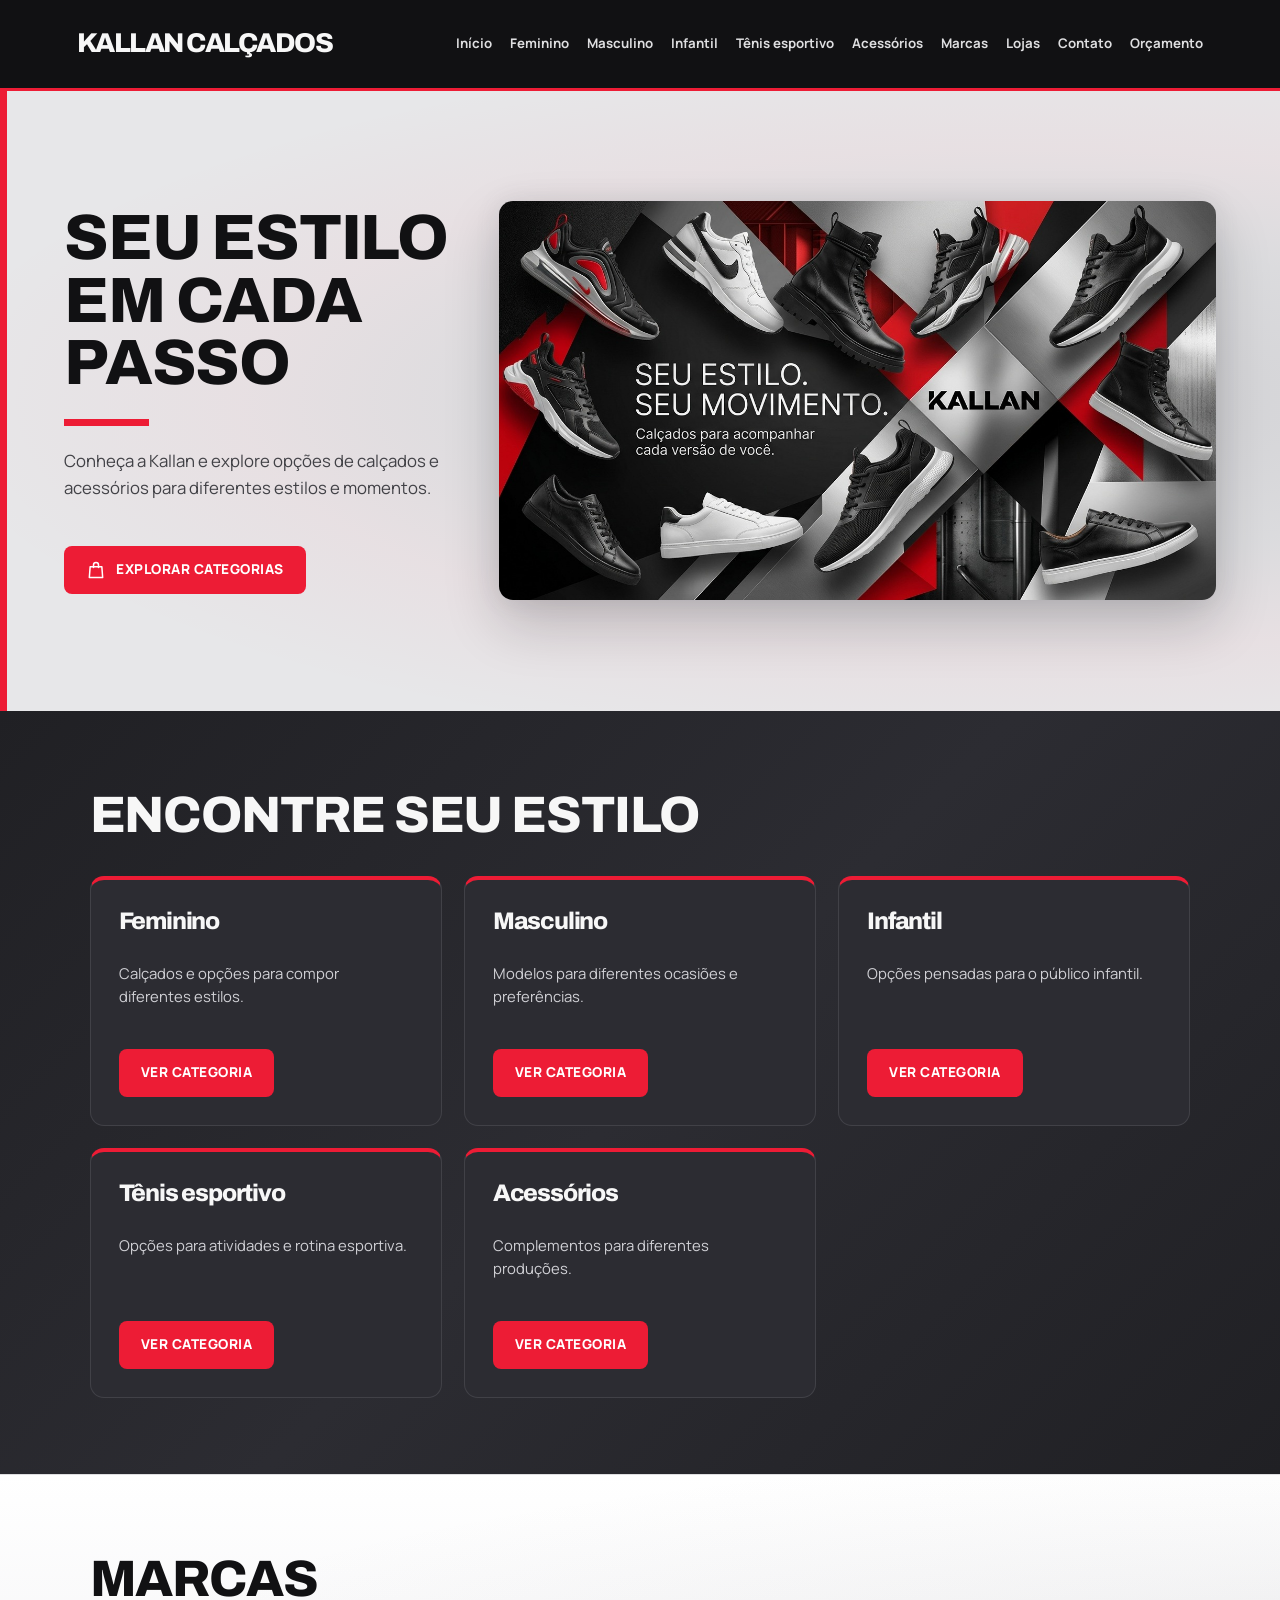
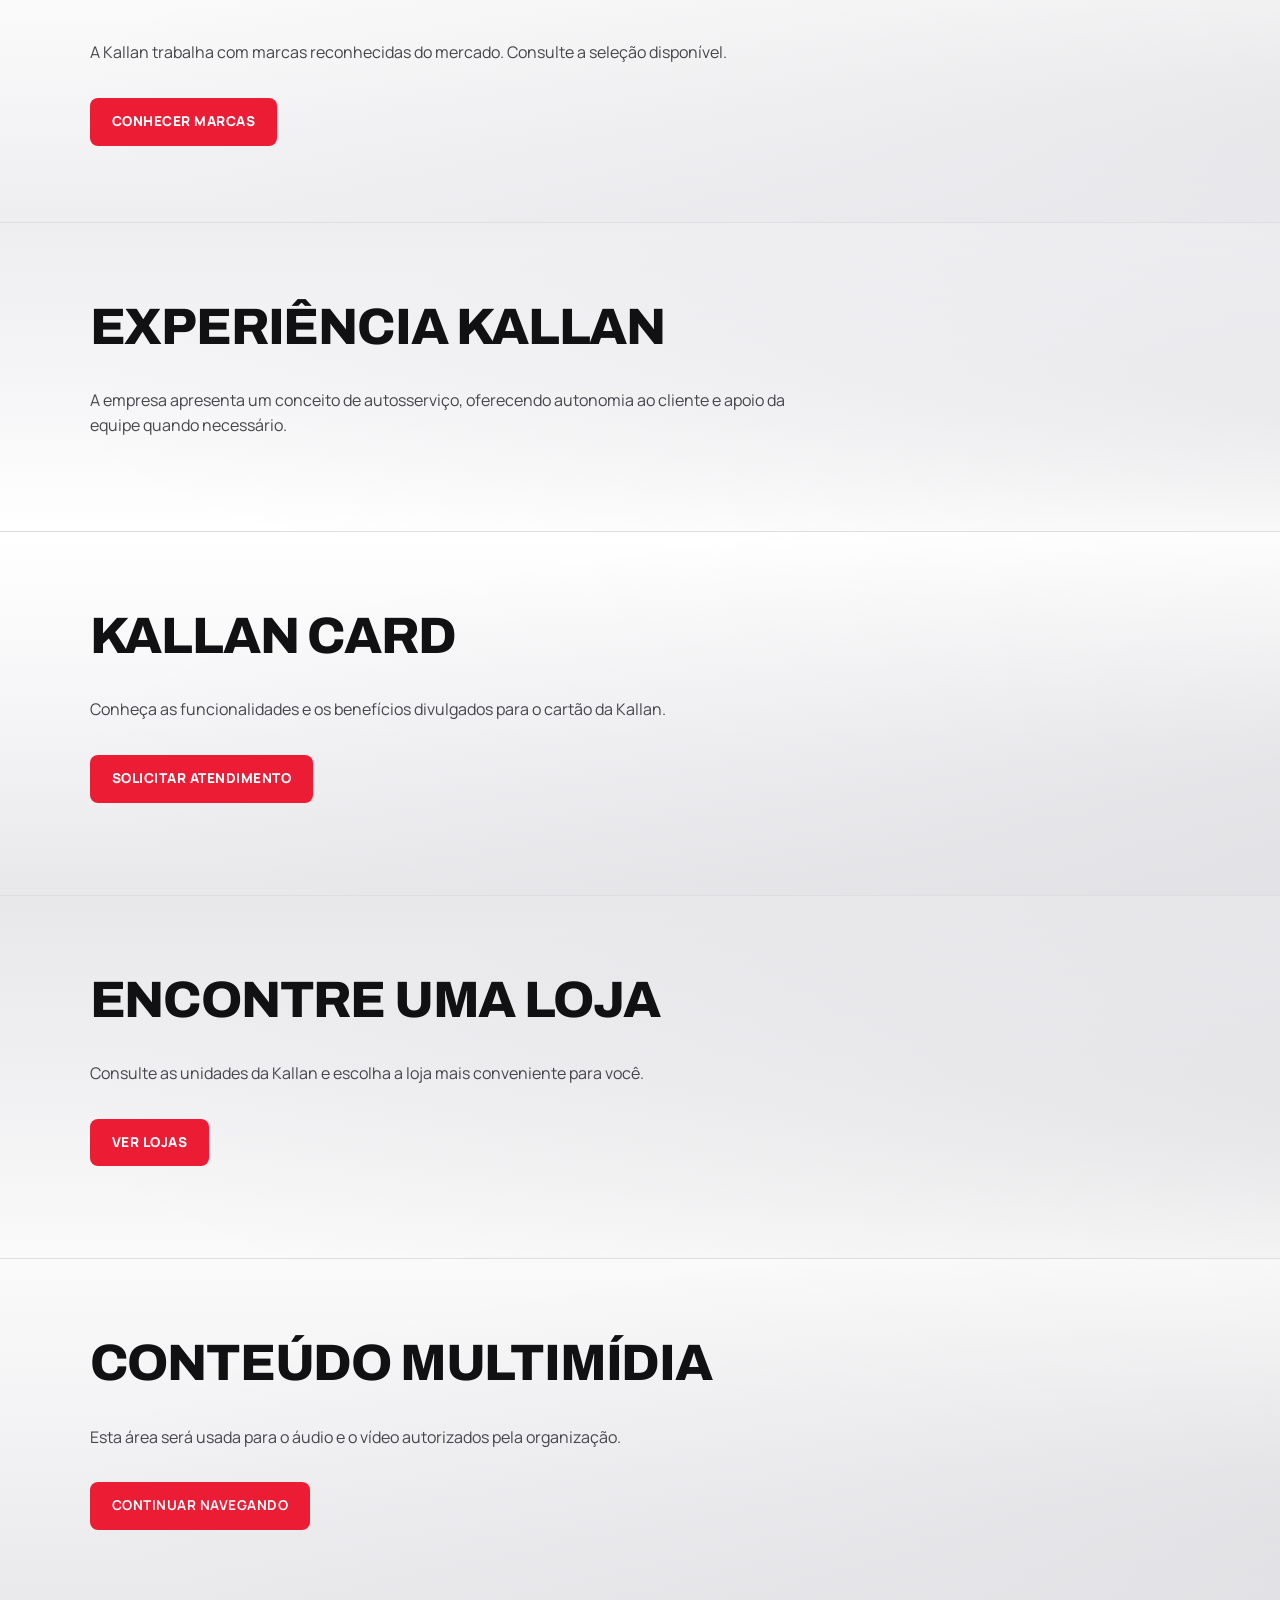
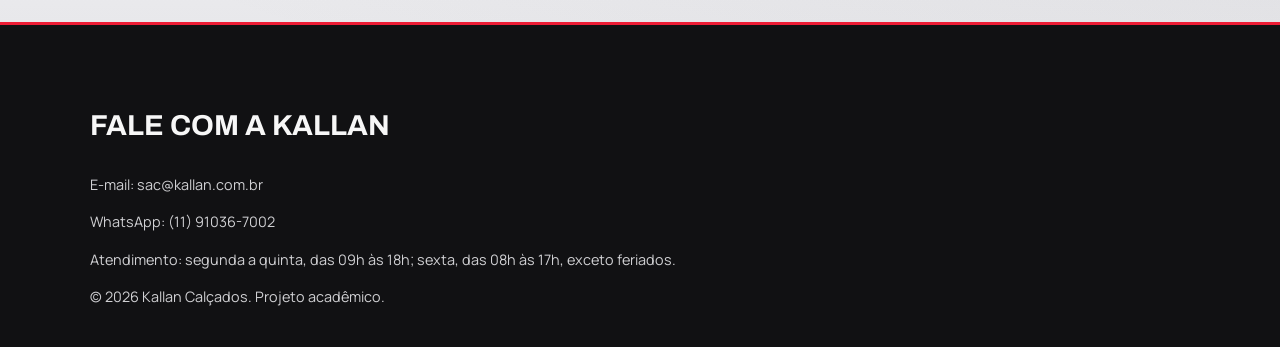
<file: paginas/index.html>
<!DOCTYPE html>
<html lang="pt-BR">

<head>
    <meta charset="UTF-8">
    <meta name="viewport" content="width=device-width, initial-scale=1.0">
    <meta name="description" content="Início — Kallan Calçados.">

    <title>Início | Kallan</title>

    <link rel="preconnect" href="https://fonts.googleapis.com">
    <link rel="preconnect" href="https://fonts.gstatic.com" crossorigin>
    <link href="https://fonts.googleapis.com/css2?family=Archivo:wght@400;500;600;700;800&family=Manrope:wght@400;500;600;700;800&display=swap" rel="stylesheet">
    <link rel="stylesheet" href="../css/style.css">

    <script src="../js/script.js" defer></script>
</head>

<body>

    <header>
        <p><a href="index.html">Kallan Calçados</a></p>

        <nav aria-label="Navegação principal">
            <ul>
                <li><a href="index.html">Início</a></li>
                <li><a href="feminino.html">Feminino</a></li>
                <li><a href="masculino.html">Masculino</a></li>
                <li><a href="infantil.html">Infantil</a></li>
                <li><a href="tenis-esportivo.html">Tênis esportivo</a></li>
                <li><a href="acessorios.html">Acessórios</a></li>
                <li><a href="marcas.html">Marcas</a></li>
                <li><a href="lojas.html">Lojas</a></li>
                <li><a href="contato.html">Contato</a></li>
                <li><a href="orcamento.html">Orçamento</a></li>
            </ul>
        </nav>
    </header>

    <main>

        <section>
            <h1>Seu estilo em cada passo</h1>

            <p>Conheça a Kallan e explore opções de calçados e acessórios para diferentes estilos e momentos.</p>

            <img src="../assets/img/banner.jpeg" alt="Variedade de calçados em exposição">

            <p>
                <a href="feminino.html">
                    <img
                        src="../assets/img/sacola.svg"
                        alt=""
                        aria-hidden="true"
                        width="20"
                        height="20"
                    >
                    Explorar categorias
                </a>
            </p>
        </section>

        <section>
            <h2>Encontre seu estilo</h2>

            <article>
                <h3>Feminino</h3>
                <p>Calçados e opções para compor diferentes estilos.</p>
                <a href="feminino.html">Ver categoria</a>
            </article>

            <article>
                <h3>Masculino</h3>
                <p>Modelos para diferentes ocasiões e preferências.</p>
                <a href="masculino.html">Ver categoria</a>
            </article>

            <article>
                <h3>Infantil</h3>
                <p>Opções pensadas para o público infantil.</p>
                <a href="infantil.html">Ver categoria</a>
            </article>

            <article>
                <h3>Tênis esportivo</h3>
                <p>Opções para atividades e rotina esportiva.</p>
                <a href="tenis-esportivo.html">Ver categoria</a>
            </article>

            <article>
                <h3>Acessórios</h3>
                <p>Complementos para diferentes produções.</p>
                <a href="acessorios.html">Ver categoria</a>
            </article>
        </section>

        <section>
            <h2>Marcas</h2>
            <p>A Kallan trabalha com marcas reconhecidas do mercado. Consulte a seleção disponível.</p>
            <a href="marcas.html">Conhecer marcas</a>
        </section>

        <section>
            <h2>Experiência Kallan</h2>
            <p>A empresa apresenta um conceito de autosserviço, oferecendo autonomia ao cliente e apoio da equipe quando necessário.</p>
        </section>

        <section>
            <h2>Kallan Card</h2>
            <p>Conheça as funcionalidades e os benefícios divulgados para o cartão da Kallan.</p>
            <p><a href="orcamento.html">Solicitar atendimento</a></p>
        </section>

        <section>
            <h2>Encontre uma loja</h2>
            <p>Consulte as unidades da Kallan e escolha a loja mais conveniente para você.</p>
            <p><a href="lojas.html">Ver lojas</a></p>
        </section>

        <section>
            <h2>Conteúdo multimídia</h2>
            <p>Esta área será usada para o áudio e o vídeo autorizados pela organização.</p>
            <p><a href="tenis-esportivo.html"><strong>Continuar navegando</strong></a></p>
        </section>

    </main>

    <footer>
        <section>
            <h2>Fale com a Kallan</h2>
            <p>E-mail: sac@kallan.com.br</p>
            <p>WhatsApp: (11) 91036-7002</p>
            <p>Atendimento: segunda a quinta, das 09h às 18h; sexta, das 08h às 17h, exceto feriados.</p>
        </section>

        <p>&copy; 2026 Kallan Calçados. Projeto acadêmico.</p>
    </footer>

</body>
</html>
</file>
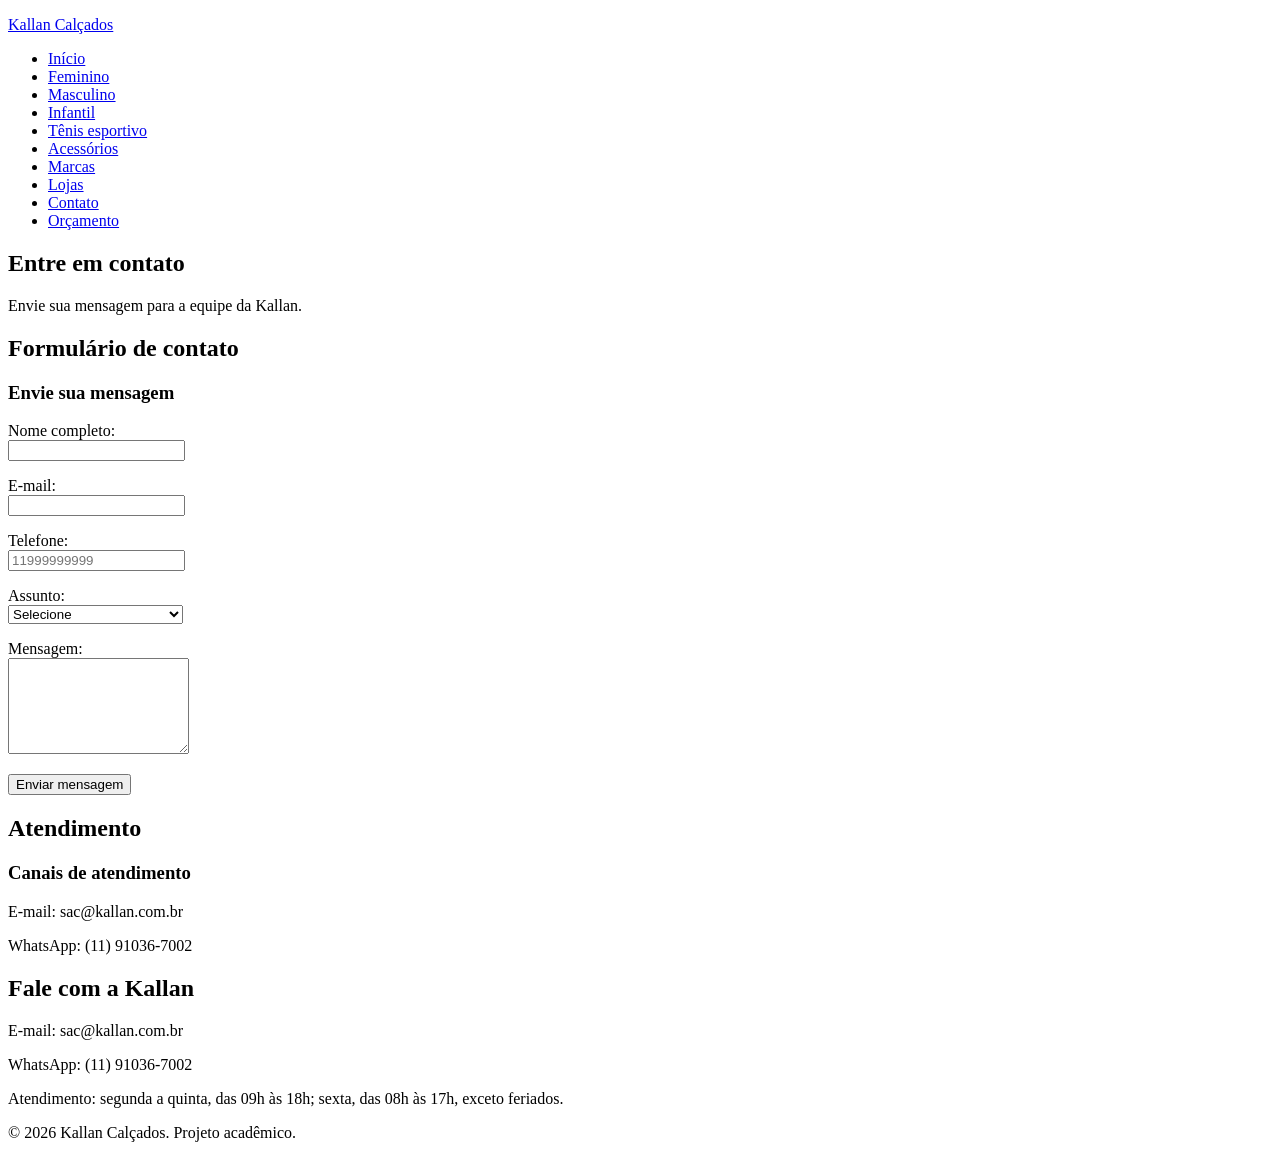
<file: contato.html>
<!DOCTYPE html>
<html lang="pt-BR">

<head>
    <meta charset="UTF-8">
    <meta name="viewport" content="width=device-width, initial-scale=1.0">
    <meta name="description" content="Contato — Kallan Calçados.">
    <title>Contato | Kallan</title>
</head>

<body>

    <header>
        <p><a href="index.html">Kallan Calçados</a></p>

        <nav aria-label="Navegação principal">
            <ul>
                <li><a href="index.html">Início</a></li>
                <li><a href="paginas/feminino.html">Feminino</a></li>
                <li><a href="paginas/masculino.html">Masculino</a></li>
                <li><a href="paginas/infantil.html">Infantil</a></li>
                <li><a href="paginas/tenis-esportivo.html">Tênis esportivo</a></li>
                <li><a href="paginas/acessorios.html">Acessórios</a></li>
                <li><a href="paginas/marcas.html">Marcas</a></li>
                <li><a href="paginas/lojas.html">Lojas</a></li>
                <li><a href="contato.html">Contato</a></li>
                <li><a href="orcamento.html">Orçamento</a></li>
            </ul>
        </nav>
    </header>

    <main>

        <section>
            <h1>Entre em contato</h1>
            <p>Envie sua mensagem para a equipe da Kallan.</p>
        </section>

        <section>
            <h2>Formulário de contato</h2>

            <article>
                <h3>Envie sua mensagem</h3>

                <form
                    name="contato"
                    method="post"
                    data-netlify="true"
                    action="/obrigado.html"
                >

                    <input type="hidden" name="form-name" value="contato">

                    <p>
                        <label for="nome">Nome completo:</label><br>
                        <input
                            type="text"
                            id="nome"
                            name="nome"
                            autocomplete="name"
                            minlength="3"
                            required
                        >
                    </p>

                    <p>
                        <label for="email">E-mail:</label><br>
                        <input
                            type="email"
                            id="email"
                            name="email"
                            autocomplete="email"
                            required
                        >
                    </p>

                    <p>
                        <label for="telefone">Telefone:</label><br>
                        <input
                            type="tel"
                            id="telefone"
                            name="telefone"
                            inputmode="numeric"
                            autocomplete="tel"
                            placeholder="11999999999"
                            pattern="[0-9]{10,11}"
                            title="Digite 10 ou 11 números, sem espaços, parênteses ou hífen."
                            required
                        >
                    </p>

                    <p>
                        <label for="assunto">Assunto:</label><br>
                        <select id="assunto" name="assunto" required>
                            <option value="">Selecione</option>
                            <option value="duvida">Dúvida</option>
                            <option value="loja">Informação sobre lojas</option>
                            <option value="produto">Informação sobre produto</option>
                            <option value="kallan-card">Kallan Card</option>
                            <option value="outro">Outro</option>
                        </select>
                    </p>

                    <p>
                        <label for="mensagem">Mensagem:</label><br>
                        <textarea
                            id="mensagem"
                            name="mensagem"
                            rows="6"
                            minlength="10"
                            required
                        ></textarea>
                    </p>

                    <p>
                        <button type="submit">Enviar mensagem</button>
                    </p>

                </form>
            </article>
        </section>

        <section>
            <h2>Atendimento</h2>

            <article>
                <h3>Canais de atendimento</h3>
                <p>E-mail: sac@kallan.com.br</p>
                <p>WhatsApp: (11) 91036-7002</p>
            </article>
        </section>

    </main>

    <footer>
        <section>
            <h2>Fale com a Kallan</h2>
            <p>E-mail: sac@kallan.com.br</p>
            <p>WhatsApp: (11) 91036-7002</p>
            <p>
                Atendimento: segunda a quinta, das 09h às 18h;
                sexta, das 08h às 17h, exceto feriados.
            </p>
        </section>

        <p>&copy; 2026 Kallan Calçados. Projeto acadêmico.</p>
    </footer>

</body>
</html>
</file>
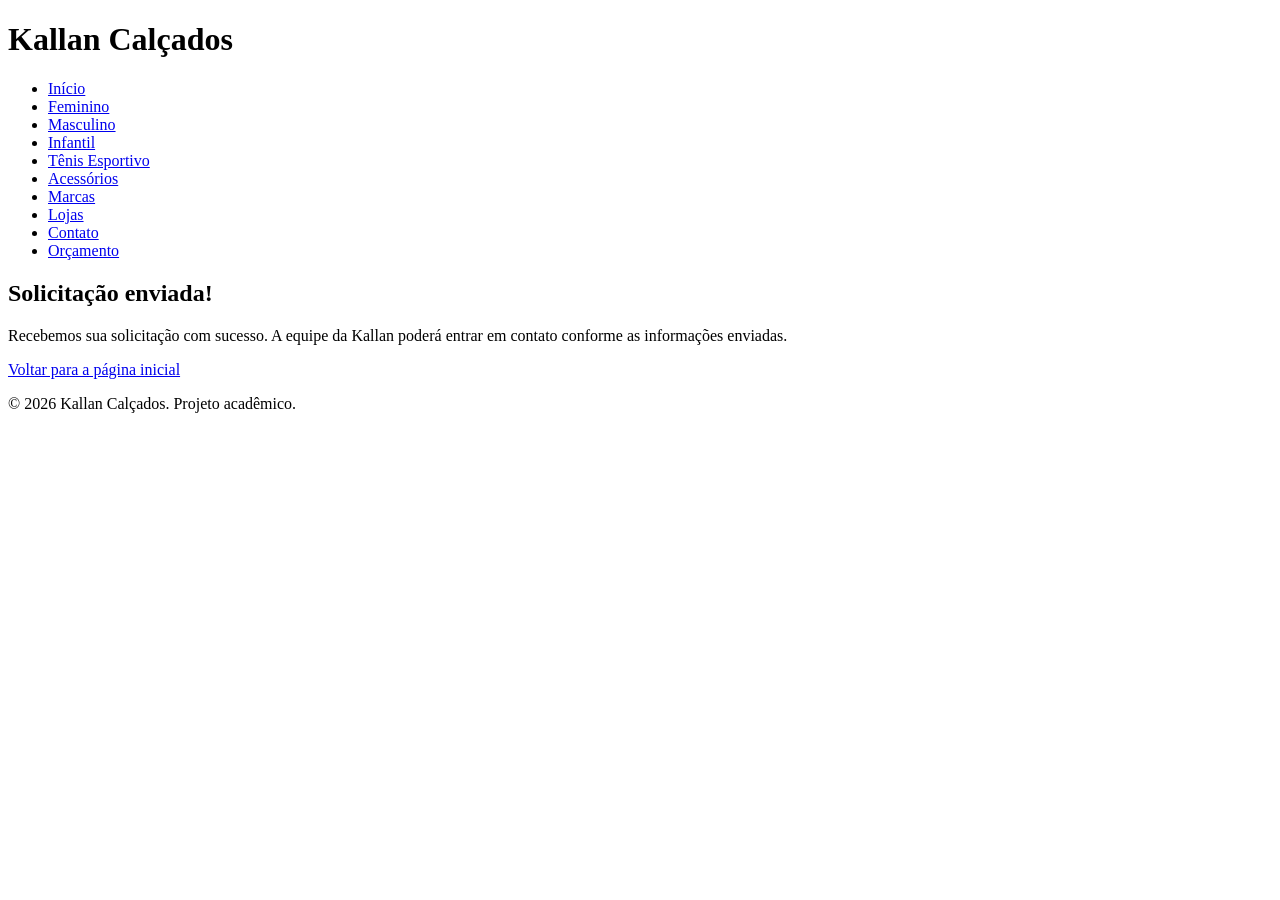
<file: obrigado.html>
<!DOCTYPE html>
<html lang="pt-BR">
<head>
    <meta charset="UTF-8">
    <meta name="viewport" content="width=device-width, initial-scale=1.0">
    <title>Solicitação enviada - Kallan</title>
</head>

<body>

    <header>
        <h1>Kallan Calçados</h1>

        <nav>
            <ul>
                <li><a href="index.html">Início</a></li>
                <li><a href="paginas/feminino.html">Feminino</a></li>
                <li><a href="paginas/masculino.html">Masculino</a></li>
                <li><a href="paginas/infantil.html">Infantil</a></li>
                <li><a href="paginas/tenis-esportivo.html">Tênis Esportivo</a></li>
                <li><a href="paginas/acessorios.html">Acessórios</a></li>
                <li><a href="paginas/marcas.html">Marcas</a></li>
                <li><a href="paginas/lojas.html">Lojas</a></li>
                <li><a href="contato.html">Contato</a></li>
                <li><a href="orcamento.html">Orçamento</a></li>
            </ul>
        </nav>
    </header>

    <main>
        <section>
            <h2>Solicitação enviada!</h2>

            <p>
                Recebemos sua solicitação com sucesso.
                A equipe da Kallan poderá entrar em contato
                conforme as informações enviadas.
            </p>

            <p>
                <a href="index.html">Voltar para a página inicial</a>
            </p>
        </section>
    </main>

    <footer>
        <p>&copy; 2026 Kallan Calçados. Projeto acadêmico.</p>
    </footer>

</body>
</html>
</file>
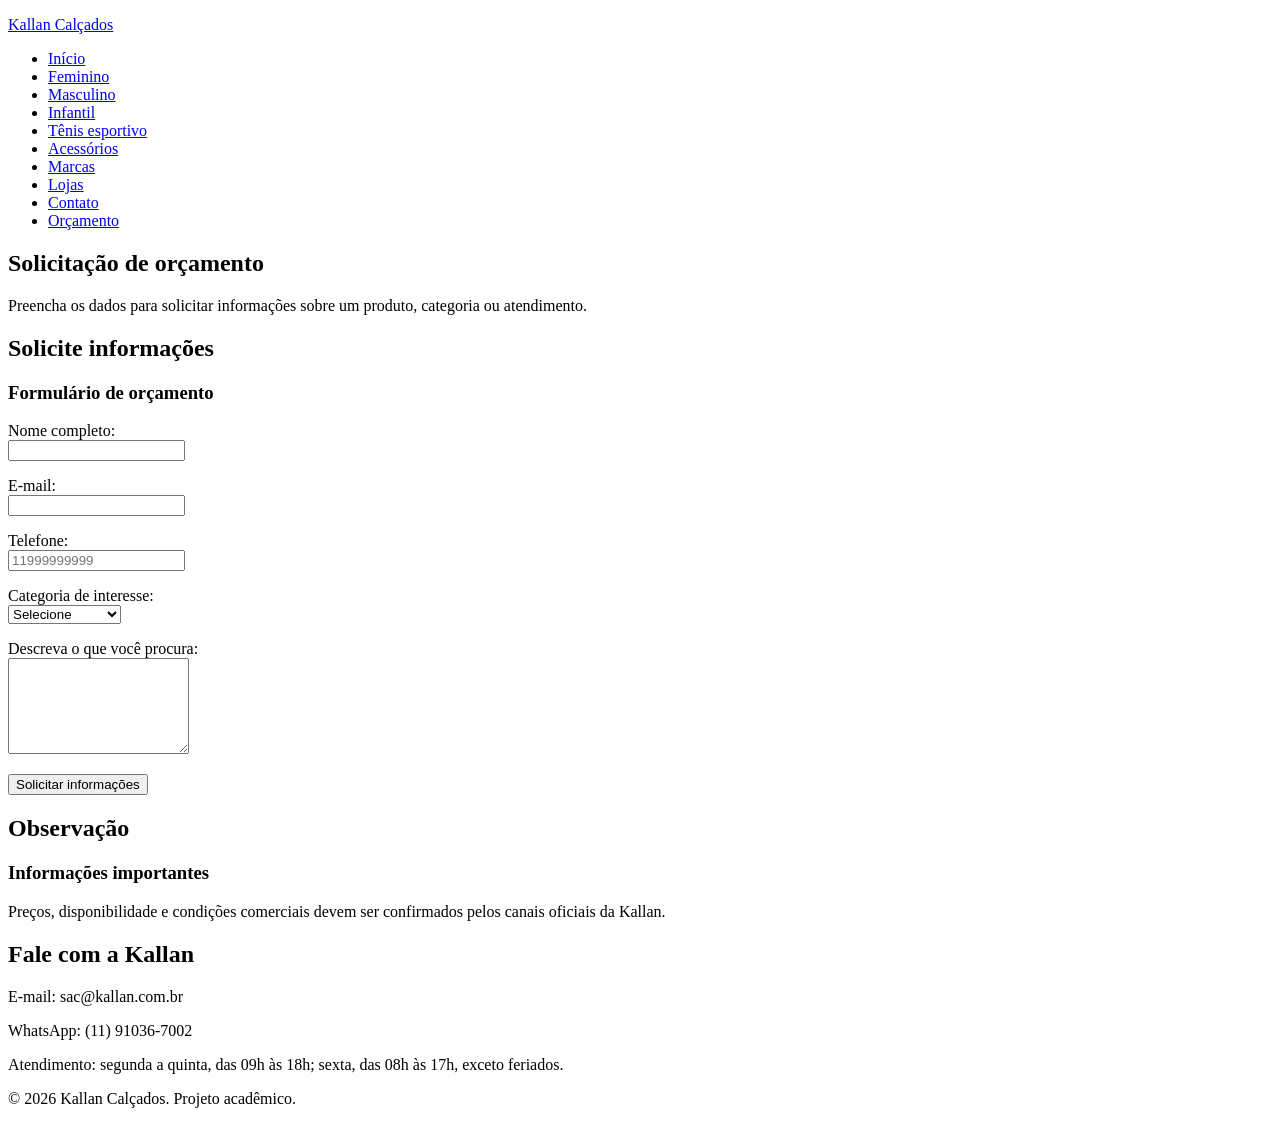
<file: orcamento.html>
<!DOCTYPE html>
<html lang="pt-BR">

<head>
    <meta charset="UTF-8">
    <meta name="viewport" content="width=device-width, initial-scale=1.0">
    <meta name="description" content="Orçamento — Kallan Calçados.">
    <title>Orçamento | Kallan</title>
</head>

<body>

    <header>
        <p><a href="index.html">Kallan Calçados</a></p>

        <nav aria-label="Navegação principal">
            <ul>
                <li><a href="index.html">Início</a></li>
                <li><a href="paginas/feminino.html">Feminino</a></li>
                <li><a href="paginas/masculino.html">Masculino</a></li>
                <li><a href="paginas/infantil.html">Infantil</a></li>
                <li><a href="paginas/tenis-esportivo.html">Tênis esportivo</a></li>
                <li><a href="paginas/acessorios.html">Acessórios</a></li>
                <li><a href="paginas/marcas.html">Marcas</a></li>
                <li><a href="paginas/lojas.html">Lojas</a></li>
                <li><a href="contato.html">Contato</a></li>
                <li><a href="orcamento.html">Orçamento</a></li>
            </ul>
        </nav>
    </header>

    <main>

        <section>
            <h1>Solicitação de orçamento</h1>
            <p>
                Preencha os dados para solicitar informações sobre
                um produto, categoria ou atendimento.
            </p>
        </section>

        <section>
            <h2>Solicite informações</h2>

            <article>
                <h3>Formulário de orçamento</h3>

                <form
                    name="orcamento"
                    method="post"
                    data-netlify="true"
                    action="/obrigado.html"
                >

                    <input type="hidden" name="form-name" value="orcamento">

                    <p>
                        <label for="nome">Nome completo:</label><br>
                        <input
                            type="text"
                            id="nome"
                            name="nome"
                            autocomplete="name"
                            minlength="3"
                            required
                        >
                    </p>

                    <p>
                        <label for="email">E-mail:</label><br>
                        <input
                            type="email"
                            id="email"
                            name="email"
                            autocomplete="email"
                            required
                        >
                    </p>

                    <p>
                        <label for="telefone">Telefone:</label><br>
                        <input
                            type="tel"
                            id="telefone"
                            name="telefone"
                            inputmode="numeric"
                            autocomplete="tel"
                            placeholder="11999999999"
                            pattern="[0-9]{10,11}"
                            title="Digite 10 ou 11 números, sem espaços, parênteses ou hífen."
                            required
                        >
                    </p>

                    <p>
                        <label for="categoria">Categoria de interesse:</label><br>
                        <select id="categoria" name="categoria" required>
                            <option value="">Selecione</option>
                            <option value="feminino">Feminino</option>
                            <option value="masculino">Masculino</option>
                            <option value="infantil">Infantil</option>
                            <option value="tenis-esportivo">Tênis esportivo</option>
                            <option value="acessorios">Acessórios</option>
                        </select>
                    </p>

                    <p>
                        <label for="descricao">Descreva o que você procura:</label><br>
                        <textarea
                            id="descricao"
                            name="descricao"
                            rows="6"
                            minlength="10"
                            required
                        ></textarea>
                    </p>

                    <p>
                        <button type="submit">Solicitar informações</button>
                    </p>

                </form>
            </article>
        </section>

        <section>
            <h2>Observação</h2>

            <article>
                <h3>Informações importantes</h3>
                <p>
                    Preços, disponibilidade e condições comerciais devem ser
                    confirmados pelos canais oficiais da Kallan.
                </p>
            </article>
        </section>

    </main>

    <footer>
        <section>
            <h2>Fale com a Kallan</h2>
            <p>E-mail: sac@kallan.com.br</p>
            <p>WhatsApp: (11) 91036-7002</p>
            <p>
                Atendimento: segunda a quinta, das 09h às 18h;
                sexta, das 08h às 17h, exceto feriados.
            </p>
        </section>

        <p>&copy; 2026 Kallan Calçados. Projeto acadêmico.</p>
    </footer>

</body>
</html>
</file>
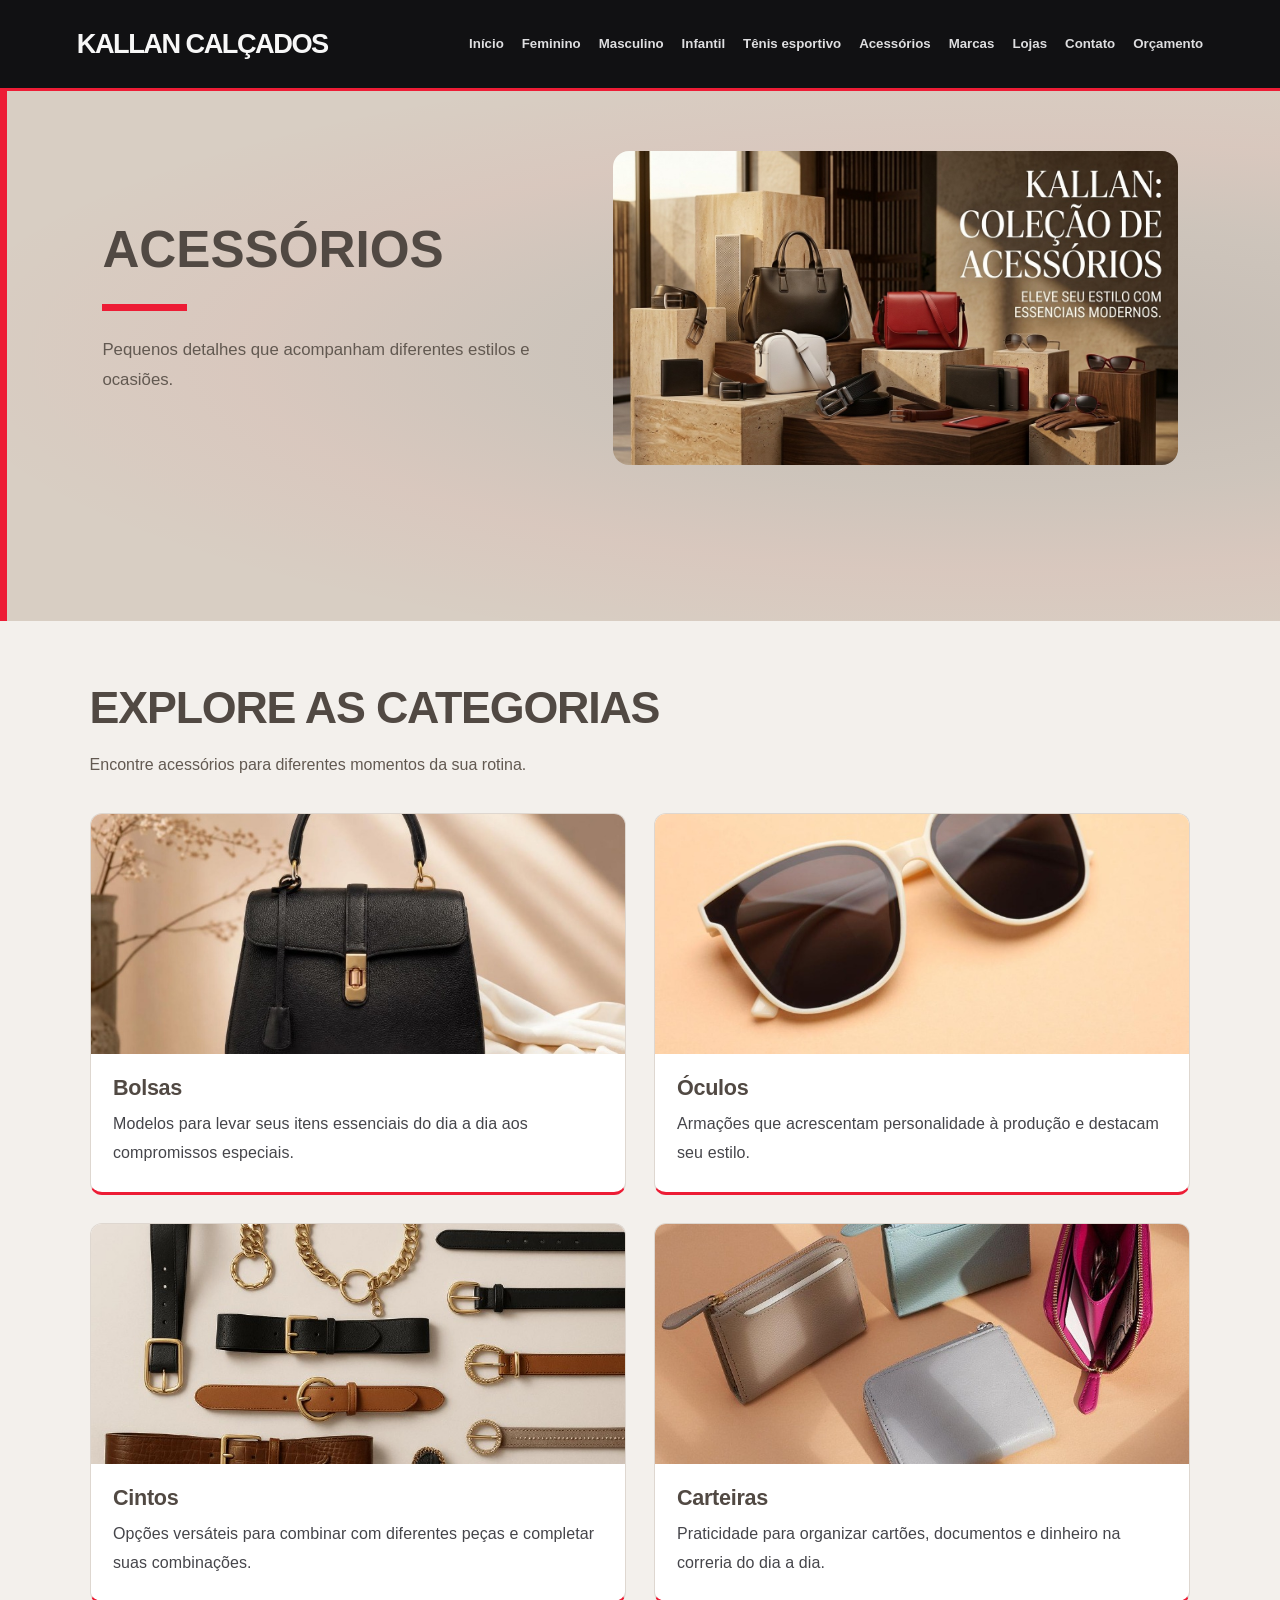
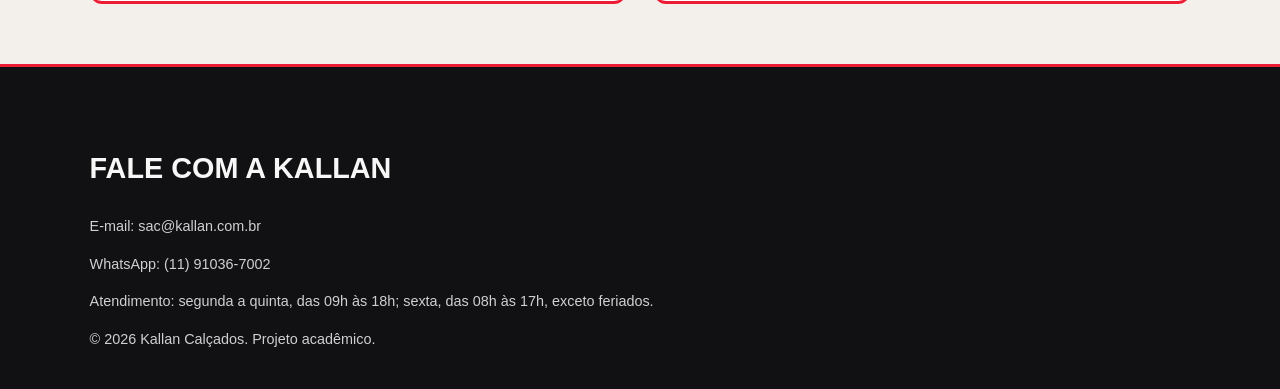
<file: paginas/acessorios.html>
<!DOCTYPE html>
<html lang="pt-BR">
<head>
    <meta charset="UTF-8">
    <meta name="viewport" content="width=device-width, initial-scale=1.0">
    <meta name="description" content="Confira acessórios para complementar seu estilo na Kallan.">
    <title>Acessórios | Kallan</title>
    <link rel="stylesheet" href="../css/style.css">
</head>
<body>
    <header>
        <p><a href="index.html">Kallan Calçados</a></p>

        <nav aria-label="Navegação principal">
            <ul>
                <li><a href="index.html">Início</a></li>
                <li><a href="feminino.html">Feminino</a></li>
                <li><a href="masculino.html">Masculino</a></li>
                <li><a href="infantil.html">Infantil</a></li>
                <li><a href="tenis-esportivo.html">Tênis esportivo</a></li>
                <li><a href="acessorios.html">Acessórios</a></li>
                <li><a href="marcas.html">Marcas</a></li>
                <li><a href="lojas.html">Lojas</a></li>
                <li><a href="contato.html">Contato</a></li>
                <li><a href="orcamento.html">Orçamento</a></li>
            </ul>
        </nav>
    </header>

    <main>
        <section class="acessorios-destaque">
            <div class="acessorios-texto">
                <h1 class="titulo-acessorios">Acessórios</h1>
                <p>Pequenos detalhes que acompanham diferentes estilos e ocasiões.</p>
            </div>

            <div class="acessorios-imagem">
                <img src="../assets/img/acessorios.jpeg"
                     alt="Seleção de acessórios de moda">
            </div>
        </section>

        <section class="categorias">
            <h2>Explore as categorias</h2>
            <p>Encontre acessórios para diferentes momentos da sua rotina.</p>

            <div class="acessorios-lista">
                <article>
                    <img src="../assets/img/bolsas.jpeg"
                         alt="Bolsas de diferentes estilos">
                    <h3>Bolsas</h3>
                    <p>Modelos para levar seus itens essenciais do dia a dia aos compromissos especiais.</p>
                </article>

                <article>
                    <img src="../assets/img/oculos.jpeg"
                         alt="Óculos de moda">
                    <h3>Óculos</h3>
                    <p>Armações que acrescentam personalidade à produção e destacam seu estilo.</p>
                </article>

                <article>
                    <img src="../assets/img/cintos.jpeg"
                         alt="Cintos e acessórios">
                    <h3>Cintos</h3>
                    <p>Opções versáteis para combinar com diferentes peças e completar suas combinações.</p>
                </article>

                <article>
                    <img src="../assets/img/carteiras.jpeg"
                         alt="Carteiras de diferentes modelos">
                    <h3>Carteiras</h3>
                    <p>Praticidade para organizar cartões, documentos e dinheiro na correria do dia a dia.</p>
                </article>
            </div>
        </section>
    </main>

    <footer>
        <section>
            <h2>Fale com a Kallan</h2>
            <p>E-mail: sac@kallan.com.br</p>
            <p>WhatsApp: (11) 91036-7002</p>
            <p>Atendimento: segunda a quinta, das 09h às 18h; sexta, das 08h às 17h, exceto feriados.</p>
        </section>

        <p>&copy; 2026 Kallan Calçados. Projeto acadêmico.</p>
    </footer>

    <script src="../js/script.js"></script>
</body>
</html>
</file>
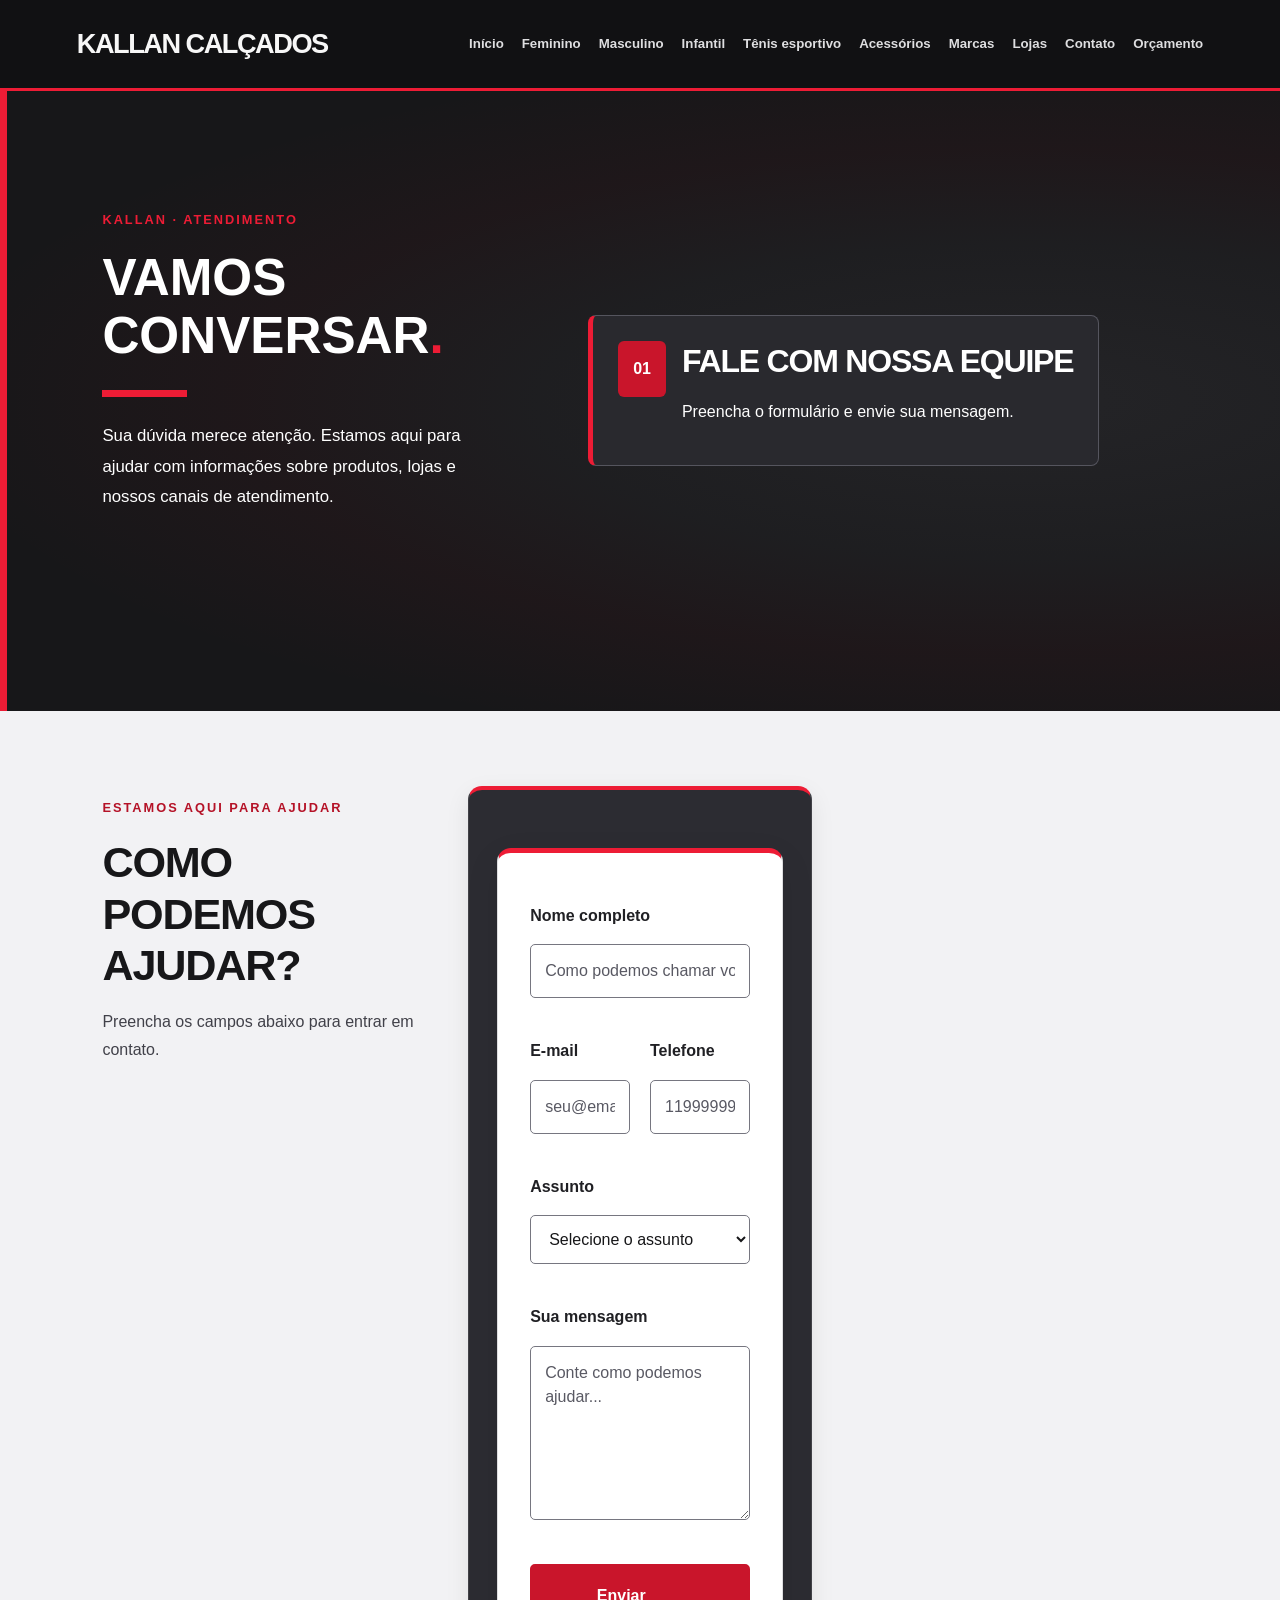
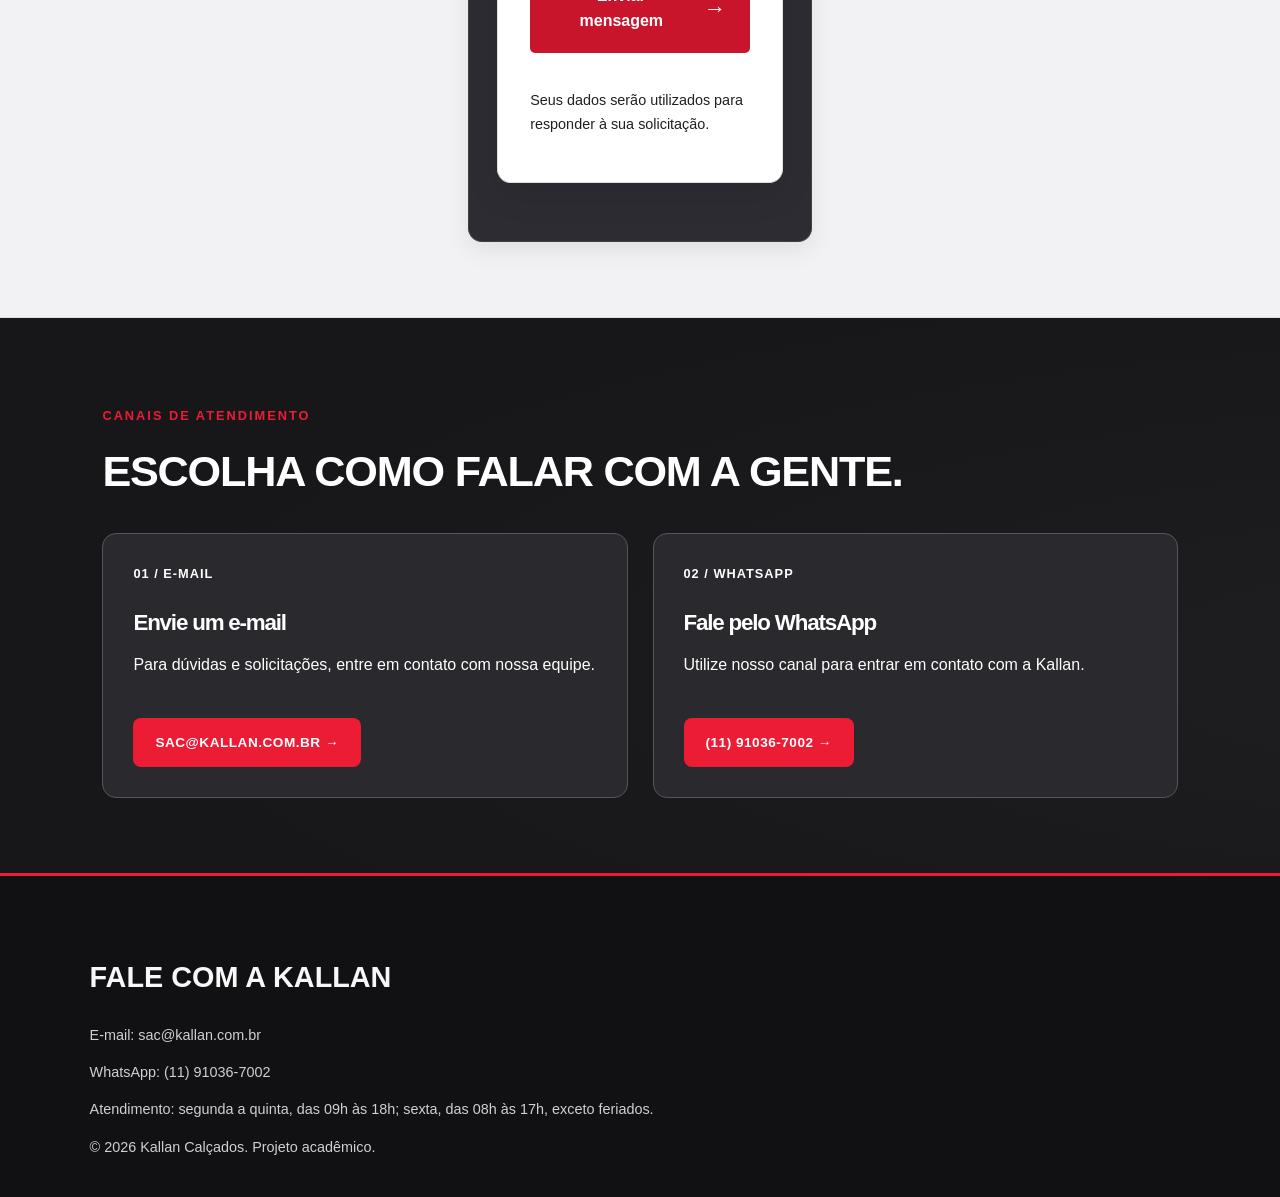
<file: paginas/contato.html>
<!DOCTYPE html>
<html lang="pt-BR">

<head>
    <meta charset="UTF-8">
    <meta name="viewport" content="width=device-width, initial-scale=1.0">
    <meta name="description" content="Contato — Kallan Calçados.">
    <title>Contato | Kallan</title>
    <link rel="stylesheet" href="../css/style.css">
</head>

<body>

    <header>
        <p><a href="index.html">Kallan Calçados</a></p>

        <nav aria-label="Navegação principal">
            <ul>
                <li><a href="index.html">Início</a></li>
                <li><a href="feminino.html">Feminino</a></li>
                <li><a href="masculino.html">Masculino</a></li>
                <li><a href="infantil.html">Infantil</a></li>
                <li><a href="tenis-esportivo.html">Tênis esportivo</a></li>
                <li><a href="acessorios.html">Acessórios</a></li>
                <li><a href="marcas.html">Marcas</a></li>
                <li><a href="lojas.html">Lojas</a></li>
                <li><a href="contato.html">Contato</a></li>
                <li><a href="orcamento.html">Orçamento</a></li>
            </ul>
        </nav>
    </header>

    <main>

        <section class="contato-destaque">
            <div class="contato-introducao">
                <p class="contato-etiqueta">KALLAN · ATENDIMENTO</p>
                <h1>Vamos conversar<span>.</span></h1>
                <p class="contato-descricao">
                    Sua dúvida merece atenção. Estamos aqui para ajudar
                    com informações sobre produtos, lojas e nossos canais
                    de atendimento.
                </p>
            </div>

            <div class="contato-chamada">
                <span class="contato-icone">01</span>
                <div>
                    <h2>Fale com nossa equipe</h2>
                    <p>Preencha o formulário e envie sua mensagem.</p>
                </div>
            </div>
        </section>

        <section class="contato-formulario">
            <div class="contato-formulario-titulo">
                <p class="contato-etiqueta">ESTAMOS AQUI PARA AJUDAR</p>
                <h2>Como podemos ajudar?</h2>
                <p>Preencha os campos abaixo para entrar em contato.</p>
            </div>

            <article class="contato-cartao" aria-labelledby="titulo-contato-formulario">
                <h2 id="titulo-contato-formulario" class="sr-only">
                    Formulário de contato
                </h2>

                <form
                    name="contato"
                    method="POST"
                    data-netlify="true"
                    action="/paginas/obrigado.html"
                >
                    <input type="hidden" name="form-name" value="contato">

                    <div class="contato-campo">
                        <label for="nome">Nome completo</label>
                        <input
                            type="text"
                            id="nome"
                            name="nome"
                            autocomplete="name"
                            minlength="3"
                            placeholder="Como podemos chamar você?"
                            required
                        >
                    </div>

                    <div class="contato-campos-duplos">
                        <div class="contato-campo">
                            <label for="email">E-mail</label>
                            <input
                                type="email"
                                id="email"
                                name="email"
                                autocomplete="email"
                                placeholder="seu@email.com"
                                required
                            >
                        </div>

                        <div class="contato-campo">
                            <label for="telefone">Telefone</label>
                            <input
                                type="tel"
                                id="telefone"
                                name="telefone"
                                inputmode="numeric"
                                autocomplete="tel"
                                placeholder="11999999999"
                                pattern="[0-9]{10,11}"
                                title="Digite 10 ou 11 números, sem espaços, parênteses ou hífen."
                                required
                            >
                        </div>
                    </div>

                    <div class="contato-campo">
                        <label for="assunto">Assunto</label>
                        <select id="assunto" name="assunto" required>
                            <option value="">Selecione o assunto</option>
                            <option value="duvida">Dúvida</option>
                            <option value="loja">Informação sobre lojas</option>
                            <option value="produto">Informação sobre produto</option>
                            <option value="kallan-card">Kallan Card</option>
                            <option value="outro">Outro</option>
                        </select>
                    </div>

                    <div class="contato-campo">
                        <label for="mensagem">Sua mensagem</label>
                        <textarea
                            id="mensagem"
                            name="mensagem"
                            rows="6"
                            minlength="10"
                            placeholder="Conte como podemos ajudar..."
                            required
                        ></textarea>
                    </div>

                    <button class="contato-botao" type="submit">
                        Enviar mensagem
                        <span aria-hidden="true">&rarr;</span>
                    </button>

                    <p class="contato-aviso">
                        Seus dados serão utilizados para responder à sua solicitação.
                    </p>
                </form>
            </article>
        </section>

        <section class="contato-atendimento">
            <div class="contato-atendimento-titulo">
                <p class="contato-etiqueta">CANAIS DE ATENDIMENTO</p>
                <h2>Escolha como falar com a gente.</h2>
            </div>

            <div class="contato-canais">
                <article class="contato-canal">
                    <span class="contato-canal-numero">01 / E-MAIL</span>
                    <h3>Envie um e-mail</h3>
                    <p>Para dúvidas e solicitações, entre em contato com nossa equipe.</p>
                    <a href="mailto:sac@kallan.com.br">
                        sac@kallan.com.br
                        <span aria-hidden="true">&rarr;</span>
                    </a>
                </article>

                <article class="contato-canal">
                    <span class="contato-canal-numero">02 / WHATSAPP</span>
                    <h3>Fale pelo WhatsApp</h3>
                    <p>Utilize nosso canal para entrar em contato com a Kallan.</p>
                    <a href="https://wa.me/5511910367002" target="_blank" rel="noopener noreferrer">
                        (11) 91036-7002
                        <span aria-hidden="true">&rarr;</span>
                    </a>
                </article>
            </div>
        </section>

    </main>

    <footer>
        <section>
            <h2>Fale com a Kallan</h2>
            <p>E-mail: sac@kallan.com.br</p>
            <p>WhatsApp: (11) 91036-7002</p>
            <p>
                Atendimento: segunda a quinta, das 09h às 18h;
                sexta, das 08h às 17h, exceto feriados.
            </p>
        </section>

        <p>&copy; 2026 Kallan Calçados. Projeto acadêmico.</p>
    </footer>

    <script src="../js/script.js"></script>

</body>
</html>
</file>
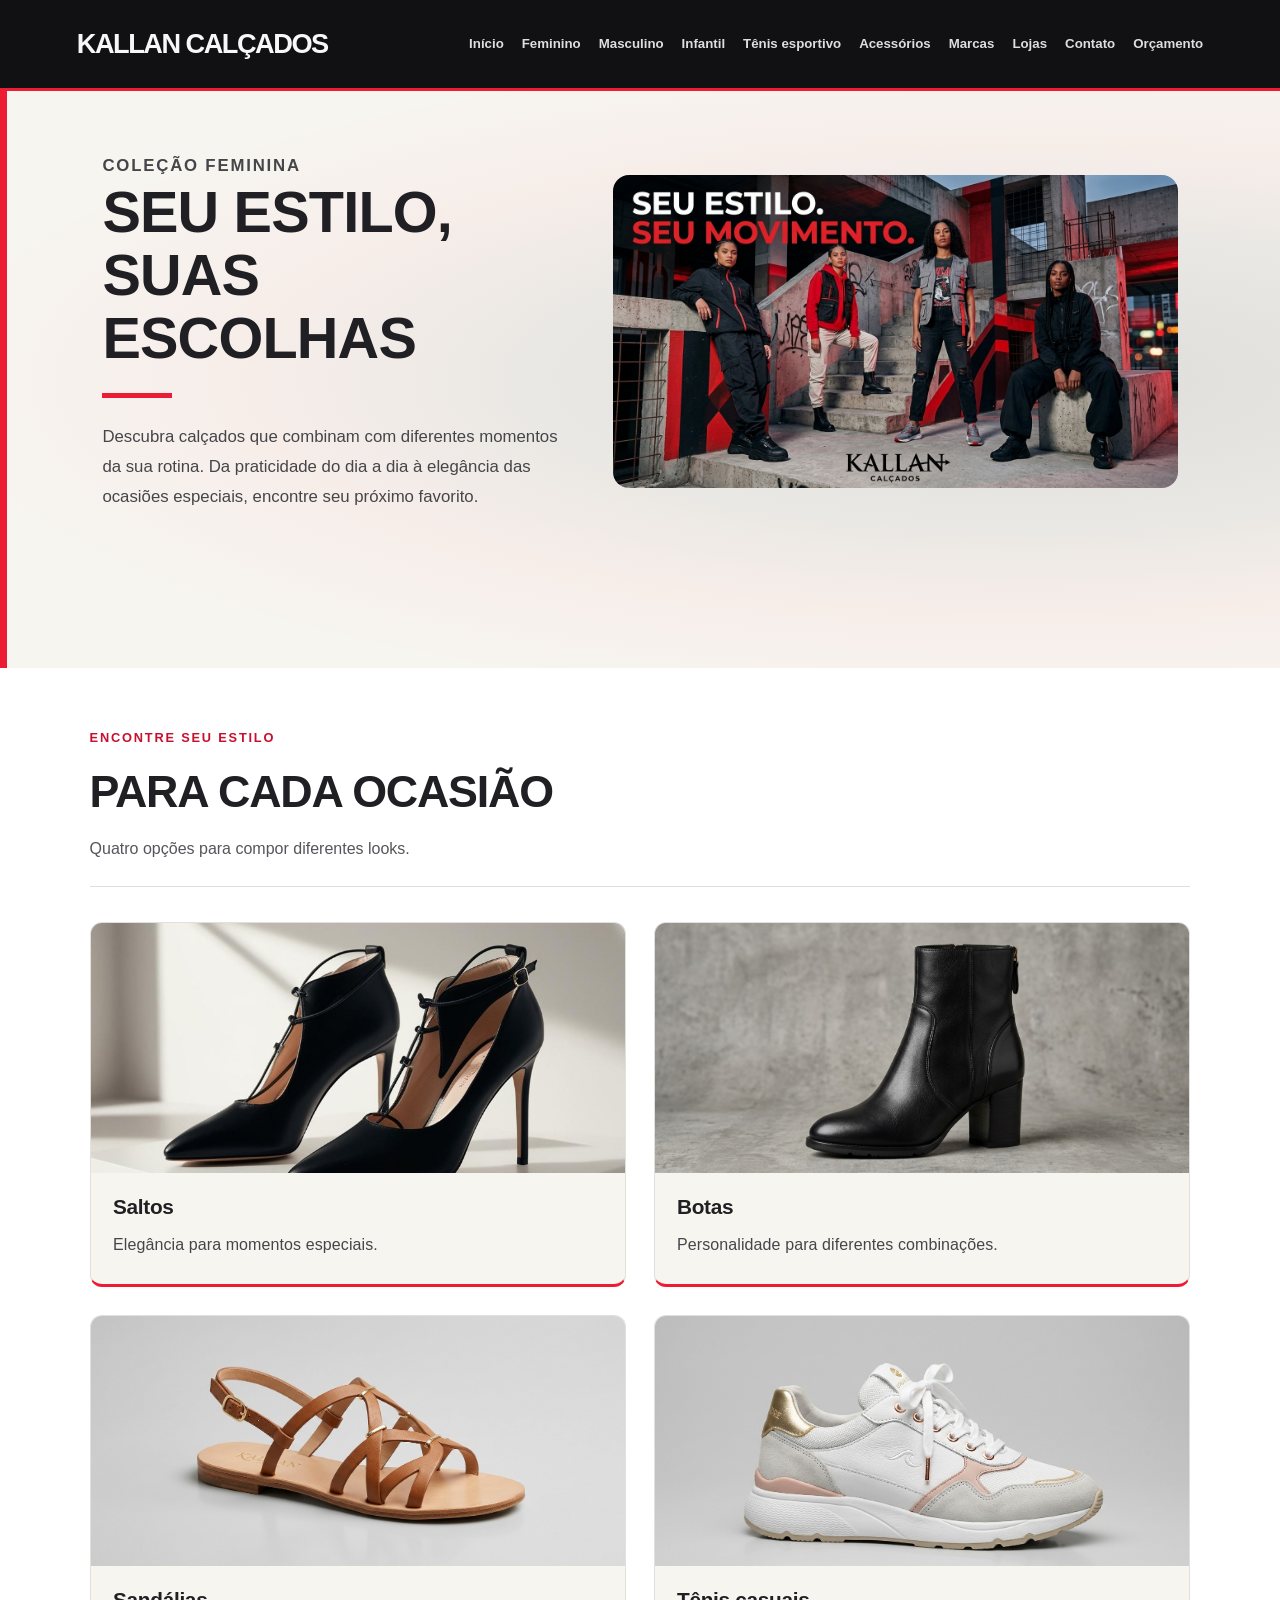
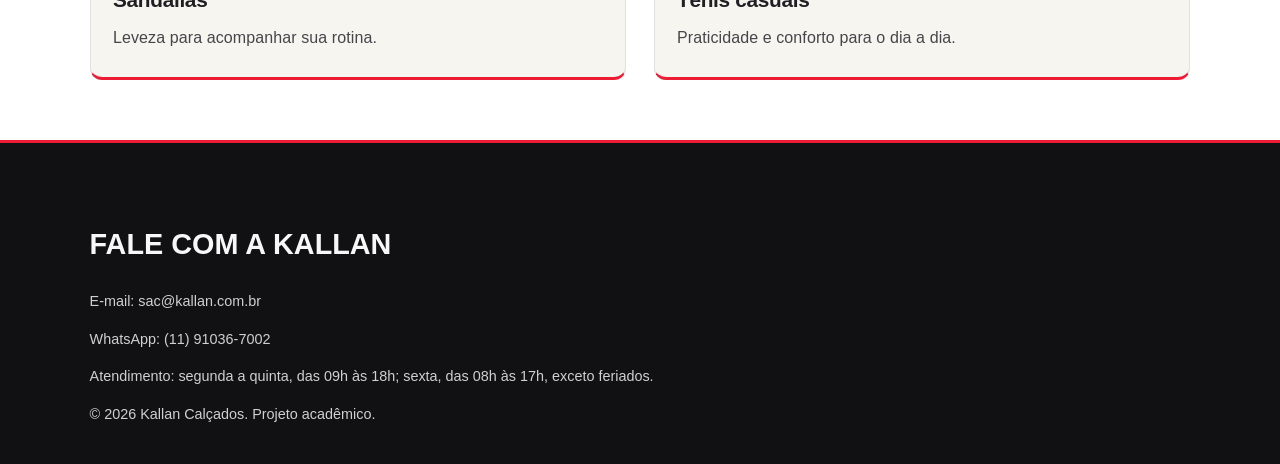
<file: paginas/feminino.html>
<!DOCTYPE html>
<html lang="pt-BR">
<head>
    <meta charset="UTF-8">
    <meta name="viewport" content="width=device-width, initial-scale=1.0">
    <meta name="description" content="Explore a coleção feminina da Kallan, com saltos, botas, sandálias e tênis casuais.">

    <title>Feminino | Kallan</title>

    <link rel="stylesheet" href="../css/style.css">
    <script src="../js/script.js" defer></script>
</head>

<body class="pagina-feminino">

    <header>
        <p><a href="index.html">Kallan Calçados</a></p>

        <nav aria-label="Navegação principal">
            <ul>
                <li><a href="index.html">Início</a></li>
                <li><a href="feminino.html">Feminino</a></li>
                <li><a href="masculino.html">Masculino</a></li>
                <li><a href="infantil.html">Infantil</a></li>
                <li><a href="tenis-esportivo.html">Tênis esportivo</a></li>
                <li><a href="acessorios.html">Acessórios</a></li>
                <li><a href="marcas.html">Marcas</a></li>
                <li><a href="lojas.html">Lojas</a></li>
                <li><a href="contato.html">Contato</a></li>
                <li><a href="orcamento.html">Orçamento</a></li>
            </ul>
        </nav>
    </header>

    <main>
        <section class="feminino-destaque">
            <div class="feminino-texto">
                <p class="feminino-etiqueta">COLEÇÃO FEMININA</p>

                <h1>Seu estilo, suas escolhas</h1>

                <p>
                    Descubra calçados que combinam com diferentes momentos
                    da sua rotina. Da praticidade do dia a dia à elegância
                    das ocasiões especiais, encontre seu próximo favorito.
                </p>
            </div>

            <div class="feminino-imagem-principal">
                <img
                    src="../assets/img/feminino-banner.jpeg"
                    alt="Banner da coleção feminina Kallan">
            </div>
        </section>

        <section class="feminino-categorias">
            <div class="feminino-categorias-intro">
                <p class="feminino-etiqueta">ENCONTRE SEU ESTILO</p>

                <h2>Para cada ocasião</h2>

                <p>
                    Quatro opções para compor diferentes looks.
                </p>
            </div>

            <div class="feminino-lista">

                <article class="feminino-card">
                    <img
                        src="../assets/img/saltos.jpeg"
                        alt="Calçados femininos de salto">

                    <div class="feminino-card-texto">
                        <h3>Saltos</h3>
                        <p>
                            Elegância para momentos especiais.
                        </p>
                    </div>
                </article>

                <article class="feminino-card">
                    <img
                        src="../assets/img/botas.jpeg"
                        alt="Botas femininas">

                    <div class="feminino-card-texto">
                        <h3>Botas</h3>
                        <p>
                            Personalidade para diferentes combinações.
                        </p>
                    </div>
                </article>

                <article class="feminino-card">
                    <img
                        src="../assets/img/sandalias.jpeg"
                        alt="Sandálias femininas">

                    <div class="feminino-card-texto">
                        <h3>Sandálias</h3>
                        <p>
                            Leveza para acompanhar sua rotina.
                        </p>
                    </div>
                </article>

                <article class="feminino-card">
                    <img
                        src="../assets/img/tenis-feminino.jpeg"
                        alt="Tênis feminino casual">

                    <div class="feminino-card-texto">
                        <h3>Tênis casuais</h3>
                        <p>
                            Praticidade e conforto para o dia a dia.
                        </p>
                    </div>
                </article>

            </div>
        </section>
    </main>

    <footer>
        <section>
            <h2>Fale com a Kallan</h2>

            <p>E-mail: sac@kallan.com.br</p>

            <p>WhatsApp: (11) 91036-7002</p>

            <p>
                Atendimento: segunda a quinta, das 09h às 18h;
                sexta, das 08h às 17h, exceto feriados.
            </p>
        </section>

        <p>&copy; 2026 Kallan Calçados. Projeto acadêmico.</p>
    </footer>

</body>
</html>
</file>
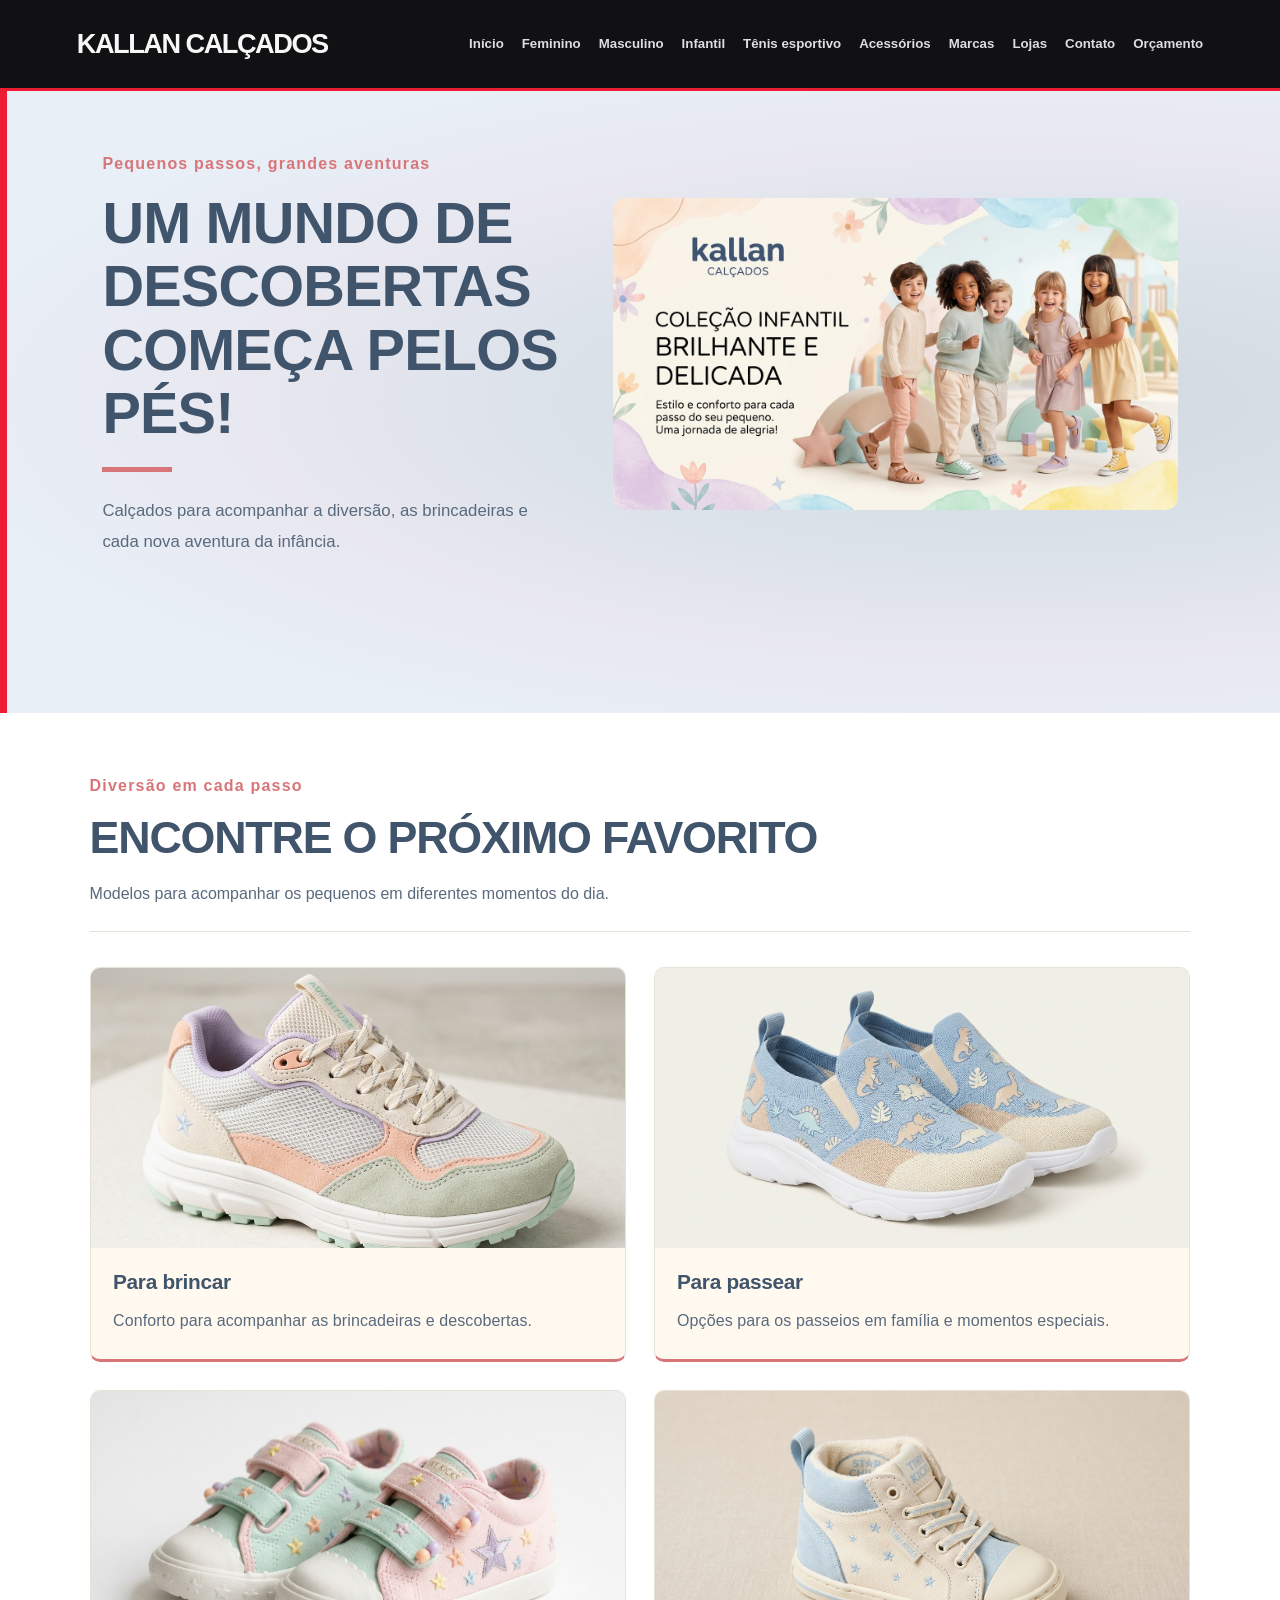
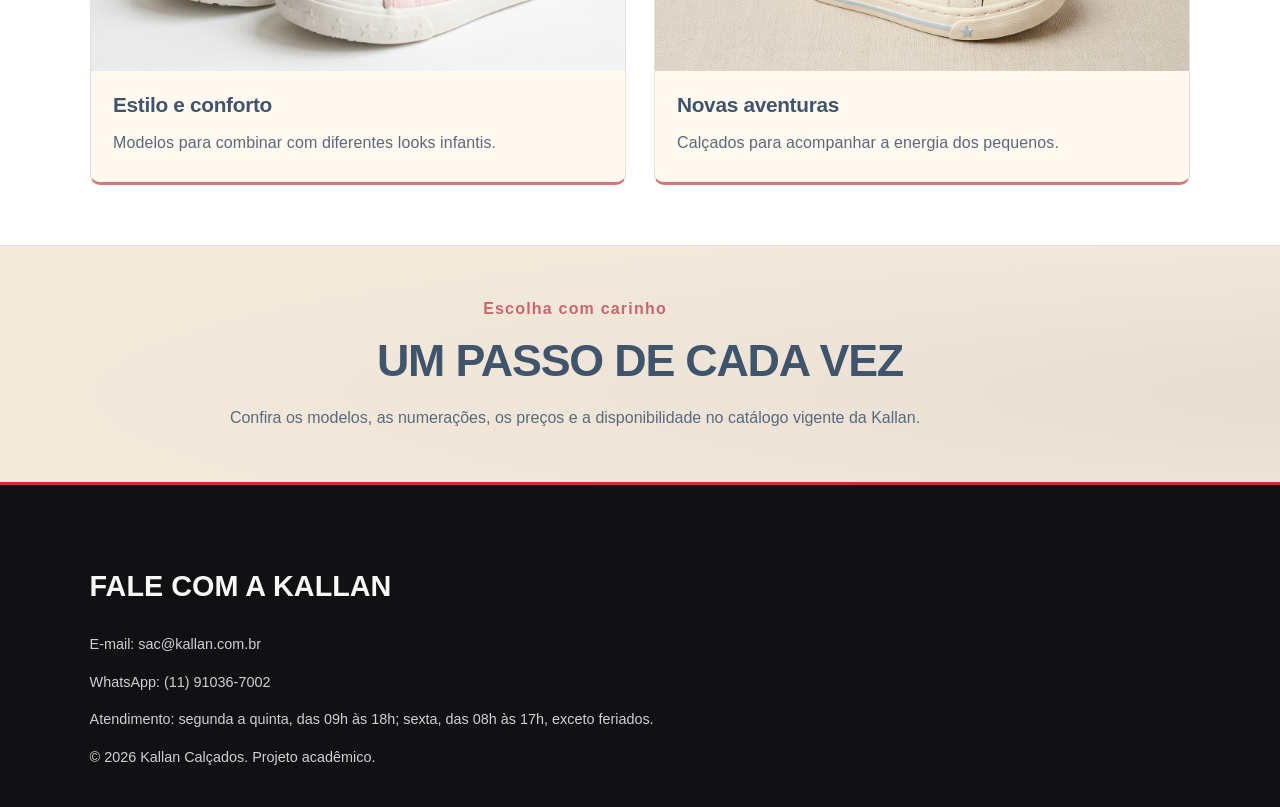
<file: paginas/infantil.html>
<!DOCTYPE html>
<html lang="pt-BR">
<head>
    <meta charset="UTF-8">
    <meta name="viewport" content="width=device-width, initial-scale=1.0">
    <meta name="description" content="Confira a seleção de calçados infantis da Kallan Calçados.">
    <title>Infantil | Kallan</title>
    <link rel="stylesheet" href="../css/style.css">
</head>
<body class="pagina-infantil">

    <header>
        <p><a href="index.html">Kallan Calçados</a></p>

        <nav aria-label="Navegação principal">
            <ul>
                <li><a href="index.html">Início</a></li>
                <li><a href="feminino.html">Feminino</a></li>
                <li><a href="masculino.html">Masculino</a></li>
                <li><a href="infantil.html">Infantil</a></li>
                <li><a href="tenis-esportivo.html">Tênis esportivo</a></li>
                <li><a href="acessorios.html">Acessórios</a></li>
                <li><a href="marcas.html">Marcas</a></li>
                <li><a href="lojas.html">Lojas</a></li>
                <li><a href="contato.html">Contato</a></li>
                <li><a href="orcamento.html">Orçamento</a></li>
            </ul>
        </nav>
    </header>

    <main>

        <section class="infantil-banner">
            <div class="infantil-banner-texto">
                <p class="infantil-destaque">Pequenos passos, grandes aventuras</p>
                <h1>Um mundo de descobertas começa pelos pés!</h1>
                <p>
                    Calçados para acompanhar a diversão, as brincadeiras
                    e cada nova aventura da infância.
                </p>
            </div>

            <div class="infantil-banner-imagem">
                <img src="../assets/img/banner-infantil.jpeg"
                     alt="Banner da coleção de calçados infantis da Kallan">
            </div>
        </section>

        <section class="infantil-categorias">
            <div class="infantil-titulo-secao">
                <p class="infantil-destaque">Diversão em cada passo</p>
                <h2>Encontre o próximo favorito</h2>
                <p>
                    Modelos para acompanhar os pequenos em diferentes
                    momentos do dia.
                </p>
            </div>

            <div class="infantil-lista">

                <article class="infantil-card">
                    <img src="../assets/img/infantil-1.jpeg"
                         alt="Primeiro modelo de calçado infantil">
                    <div class="infantil-card-texto">
                        <h3>Para brincar</h3>
                        <p>Conforto para acompanhar as brincadeiras e descobertas.</p>
                    </div>
                </article>

                <article class="infantil-card">
                    <img src="../assets/img/infantil-2.jpeg"
                         alt="Segundo modelo de calçado infantil">
                    <div class="infantil-card-texto">
                        <h3>Para passear</h3>
                        <p>Opções para os passeios em família e momentos especiais.</p>
                    </div>
                </article>

                <article class="infantil-card">
                    <img src="../assets/img/infantil-3.jpeg"
                         alt="Terceiro modelo de calçado infantil">
                    <div class="infantil-card-texto">
                        <h3>Estilo e conforto</h3>
                        <p>Modelos para combinar com diferentes looks infantis.</p>
                    </div>
                </article>

                <article class="infantil-card">
                    <img src="../assets/img/infantil-4.jpeg"
                         alt="Quarto modelo de calçado infantil">
                    <div class="infantil-card-texto">
                        <h3>Novas aventuras</h3>
                        <p>Calçados para acompanhar a energia dos pequenos.</p>
                    </div>
                </article>

            </div>
        </section>

        <section class="infantil-informacoes">
            <div>
                <p class="infantil-destaque">Escolha com carinho</p>
                <h2>Um passo de cada vez</h2>
                <p>
                    Confira os modelos, as numerações, os preços e a
                    disponibilidade no catálogo vigente da Kallan.
                </p>
            </div>
        </section>

    </main>

    <footer>
        <section>
            <h2>Fale com a Kallan</h2>
            <p>E-mail: sac@kallan.com.br</p>
            <p>WhatsApp: (11) 91036-7002</p>
            <p>
                Atendimento: segunda a quinta, das 09h às 18h;
                sexta, das 08h às 17h, exceto feriados.
            </p>
        </section>

        <p>&copy; 2026 Kallan Calçados. Projeto acadêmico.</p>
    </footer>

</body>
</html>
</file>
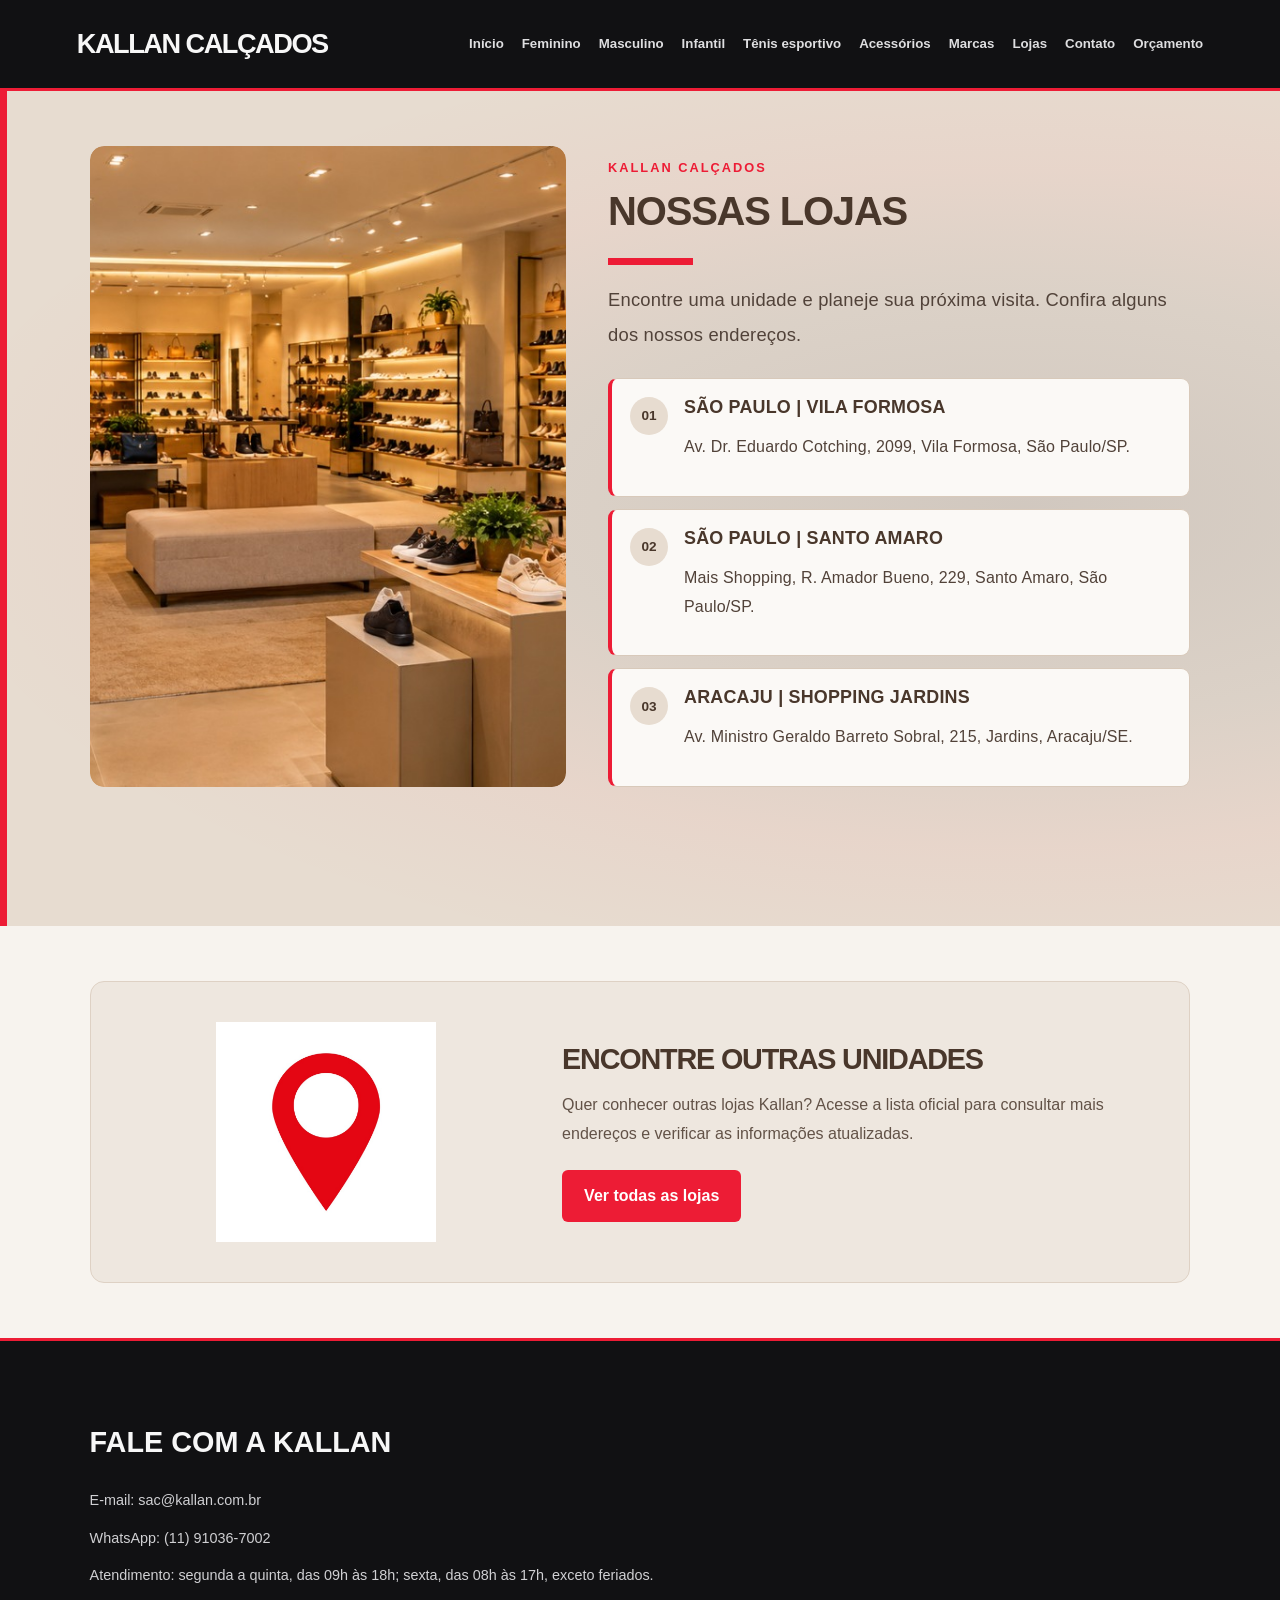
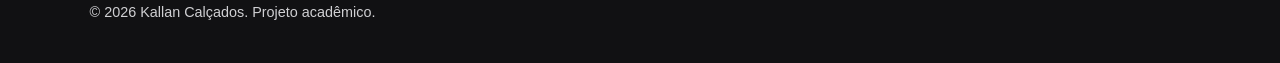
<file: paginas/lojas.html>
<!DOCTYPE html>
<html lang="pt-BR">
<head>
    <meta charset="UTF-8">
    <meta name="viewport" content="width=device-width, initial-scale=1.0">
    <meta name="description" content="Encontre lojas Kallan e consulte os endereços das unidades.">
    <title>Nossas lojas | Kallan</title>
    <link rel="stylesheet" href="../css/style.css">
</head>

<body class="pagina-lojas">

    <header>
        <p><a href="index.html">Kallan Calçados</a></p>

        <nav aria-label="Navegação principal">
            <ul>
                <li><a href="index.html">Início</a></li>
                <li><a href="feminino.html">Feminino</a></li>
                <li><a href="masculino.html">Masculino</a></li>
                <li><a href="infantil.html">Infantil</a></li>
                <li><a href="tenis-esportivo.html">Tênis esportivo</a></li>
                <li><a href="acessorios.html">Acessórios</a></li>
                <li><a href="marcas.html">Marcas</a></li>
                <li><a href="lojas.html">Lojas</a></li>
                <li><a href="contato.html">Contato</a></li>
                <li><a href="orcamento.html">Orçamento</a></li>
            </ul>
        </nav>
    </header>

    <main class="lojas-conteudo">

        <section class="lojas-banner" id="unidades">

            <div class="lojas-banner-imagem">
                <img
                    src="../assets/img/banner-loja.jpeg"
                    alt="Interior de uma loja de calçados"
                >
            </div>

            <div class="lojas-banner-conteudo">

                <div class="lojas-banner-texto">
                    <p class="lojas-etiqueta">KALLAN CALÇADOS</p>

                    <h1>Nossas lojas</h1>

                    <p>
                        Encontre uma unidade e planeje sua próxima visita.
                        Confira alguns dos nossos endereços.
                    </p>
                </div>

                <div class="lojas-lista">

                    <article class="lojas-card">
                        <span class="lojas-numero">01</span>

                        <div class="lojas-card-conteudo">
                            <h2>São Paulo | Vila Formosa</h2>

                            <p>
                                Av. Dr. Eduardo Cotching, 2099,
                                Vila Formosa, São Paulo/SP.
                            </p>
                        </div>
                    </article>

                    <article class="lojas-card">
                        <span class="lojas-numero">02</span>

                        <div class="lojas-card-conteudo">
                            <h2>São Paulo | Santo Amaro</h2>

                            <p>
                                Mais Shopping, R. Amador Bueno, 229,
                                Santo Amaro, São Paulo/SP.
                            </p>
                        </div>
                    </article>

                    <article class="lojas-card">
                        <span class="lojas-numero">03</span>

                        <div class="lojas-card-conteudo">
                            <h2>Aracaju | Shopping Jardins</h2>

                            <p>
                                Av. Ministro Geraldo Barreto Sobral, 215,
                                Jardins, Aracaju/SE.
                            </p>
                        </div>
                    </article>

                </div>
            </div>

        </section>

        <section class="lojas-localizar">

            <div class="lojas-localizar-imagem">
                <img
                    src="../assets/img/localizar.jpeg"
                    alt="Ilustração para localizar uma loja"
                >
            </div>

            <div class="lojas-localizar-texto">
                <h2>Encontre outras unidades</h2>

                <p>
                    Quer conhecer outras lojas Kallan?
                    Acesse a lista oficial para consultar mais endereços
                    e verificar as informações atualizadas.
                </p>

                <a
                    class="lojas-botao"
                    href="https://www.kallan.com.br/?page_id=1000"
                    target="_blank"
                    rel="noopener noreferrer"
                >
                    Ver todas as lojas
                </a>
            </div>

        </section>

    </main>

    <footer>
        <section>
            <h2>Fale com a Kallan</h2>

            <p>E-mail: sac@kallan.com.br</p>

            <p>WhatsApp: (11) 91036-7002</p>

            <p>
                Atendimento: segunda a quinta, das 09h às 18h;
                sexta, das 08h às 17h, exceto feriados.
            </p>
        </section>

        <p>&copy; 2026 Kallan Calçados. Projeto acadêmico.</p>
    </footer>

</body>
</html>
</file>
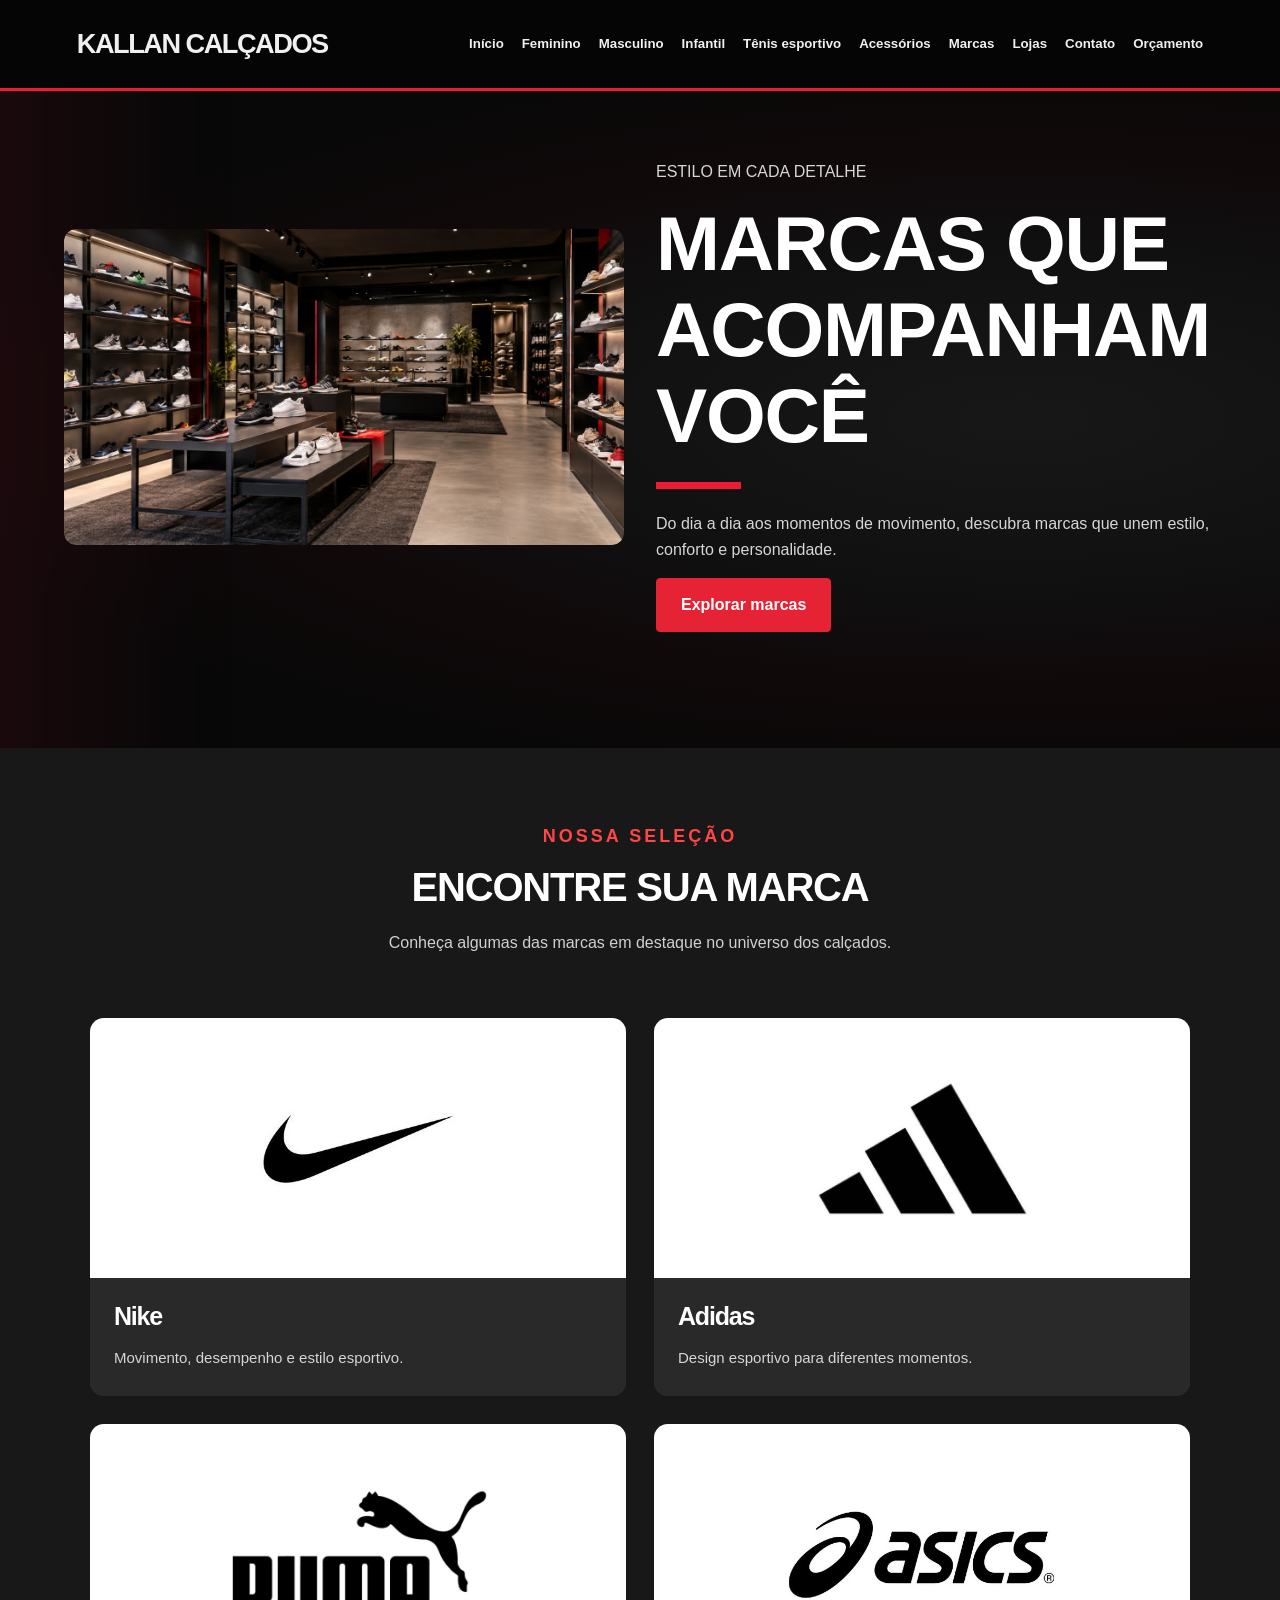
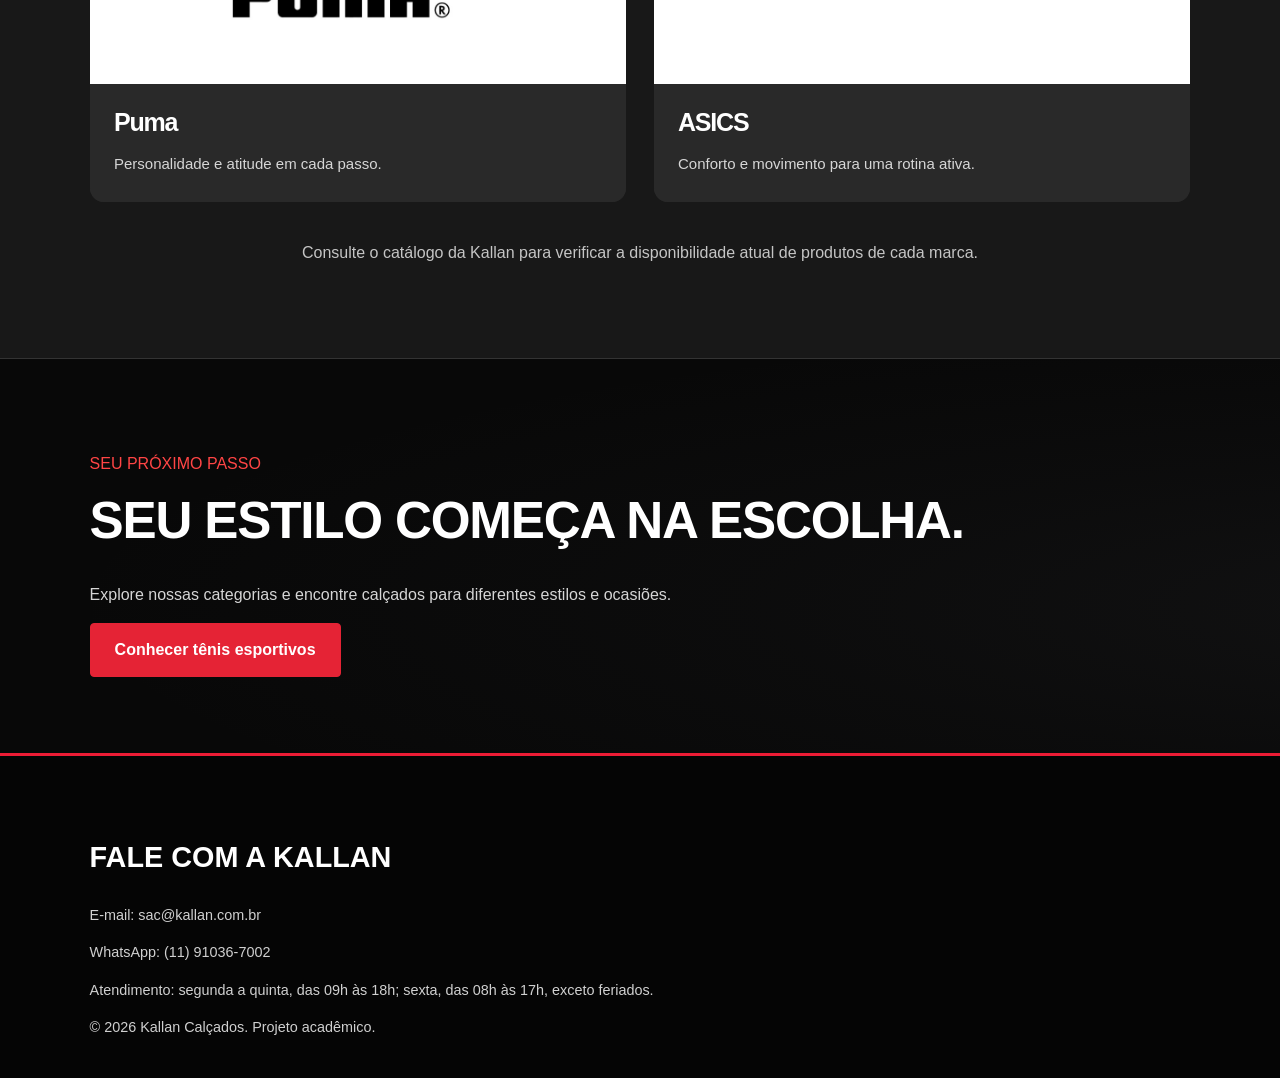
<file: paginas/marcas.html>
<!DOCTYPE html>
<html lang="pt-BR">
<head>
    <meta charset="UTF-8">
    <meta name="viewport" content="width=device-width, initial-scale=1.0">
    <meta name="description" content="Conheça marcas de calçados e artigos esportivos disponíveis na Kallan.">
    <title>Marcas | Kallan</title>
    <link rel="stylesheet" href="../css/style.css">
</head>

<body class="pagina-marcas">

    <header>
        <p><a href="index.html">Kallan Calçados</a></p>

        <nav aria-label="Navegação principal">
            <ul>
                <li><a href="index.html">Início</a></li>
                <li><a href="feminino.html">Feminino</a></li>
                <li><a href="masculino.html">Masculino</a></li>
                <li><a href="infantil.html">Infantil</a></li>
                <li><a href="tenis-esportivo.html">Tênis esportivo</a></li>
                <li><a href="acessorios.html">Acessórios</a></li>
                <li><a href="marcas.html">Marcas</a></li>
                <li><a href="lojas.html">Lojas</a></li>
                <li><a href="contato.html">Contato</a></li>
                <li><a href="orcamento.html">Orçamento</a></li>
            </ul>
        </nav>
    </header>

    <main class="marcas-conteudo">

        <section class="marcas-banner">

            <div class="marcas-banner-imagem">
                <img
                    src="../assets/img/banner-marcas.jpeg"
                    alt="Interior de uma loja de calçados com diferentes modelos expostos"
                >
            </div>

            <div class="marcas-banner-texto">
                <p class="marcas-etiqueta">ESTILO EM CADA DETALHE</p>

                <h1>Marcas que acompanham você</h1>

                <p>
                    Do dia a dia aos momentos de movimento,
                    descubra marcas que unem estilo, conforto e personalidade.
                </p>

                <a href="#marcas-destaque" class="marcas-botao">
                    Explorar marcas
                </a>
            </div>

        </section>

        <section class="marcas-selecao" id="marcas-destaque">

            <div class="marcas-titulo">
                <p class="marcas-etiqueta">NOSSA SELEÇÃO</p>

                <h2>Encontre sua marca</h2>

                <p>
                    Conheça algumas das marcas em destaque no universo dos calçados.
                </p>
            </div>

            <div class="marcas-grade">

                <article class="marca-card marca-nike">
                    <span class="marca-numero">01 / ESPORTE</span>

                    <div class="marca-imagem">
                        <img
                            src="../assets/img/nike.jpeg"
                            alt="Logotipo da Nike"
                            loading="lazy"
                        >
                    </div>

                    <div class="marca-info">
                        <h3>Nike</h3>
                        <p>Movimento, desempenho e estilo esportivo.</p>
                    </div>
                </article>

                <article class="marca-card marca-adidas">
                    <span class="marca-numero">02 / ESPORTE</span>

                    <div class="marca-imagem">
                        <img
                            src="../assets/img/adidas.jpeg"
                            alt="Logotipo da Adidas"
                            loading="lazy"
                        >
                    </div>

                    <div class="marca-info">
                        <h3>Adidas</h3>
                        <p>Design esportivo para diferentes momentos.</p>
                    </div>
                </article>

                <article class="marca-card marca-puma">
                    <span class="marca-numero">03 / ESPORTE</span>

                    <div class="marca-imagem">
                        <img
                            src="../assets/img/puma.jpeg"
                            alt="Logotipo da Puma"
                            loading="lazy"
                        >
                    </div>

                    <div class="marca-info">
                        <h3>Puma</h3>
                        <p>Personalidade e atitude em cada passo.</p>
                    </div>
                </article>

                <article class="marca-card marca-asics">
                    <span class="marca-numero">04 / ESPORTE</span>

                    <div class="marca-imagem">
                        <img
                            src="../assets/img/asics.jpeg"
                            alt="Logotipo da ASICS"
                            loading="lazy"
                        >
                    </div>

                    <div class="marca-info">
                        <h3>ASICS</h3>
                        <p>Conforto e movimento para uma rotina ativa.</p>
                    </div>
                </article>

            </div>

            <p class="marcas-observacao">
                Consulte o catálogo da Kallan para verificar a disponibilidade
                atual de produtos de cada marca.
            </p>

        </section>

        <section class="marcas-final">

            <div class="marcas-final-texto">
                <p class="marcas-etiqueta">SEU PRÓXIMO PASSO</p>

                <h2>Seu estilo começa na escolha.</h2>

                <p>
                    Explore nossas categorias e encontre calçados
                    para diferentes estilos e ocasiões.
                </p>

                <a href="tenis-esportivo.html" class="marcas-botao">
                    Conhecer tênis esportivos
                </a>
            </div>

        </section>

    </main>

    <footer>
        <section>
            <h2>Fale com a Kallan</h2>

            <p>E-mail: sac@kallan.com.br</p>

            <p>WhatsApp: (11) 91036-7002</p>

            <p>
                Atendimento: segunda a quinta, das 09h às 18h;
                sexta, das 08h às 17h, exceto feriados.
            </p>
        </section>

        <p>&copy; 2026 Kallan Calçados. Projeto acadêmico.</p>
    </footer>

</body>
</html>
</file>
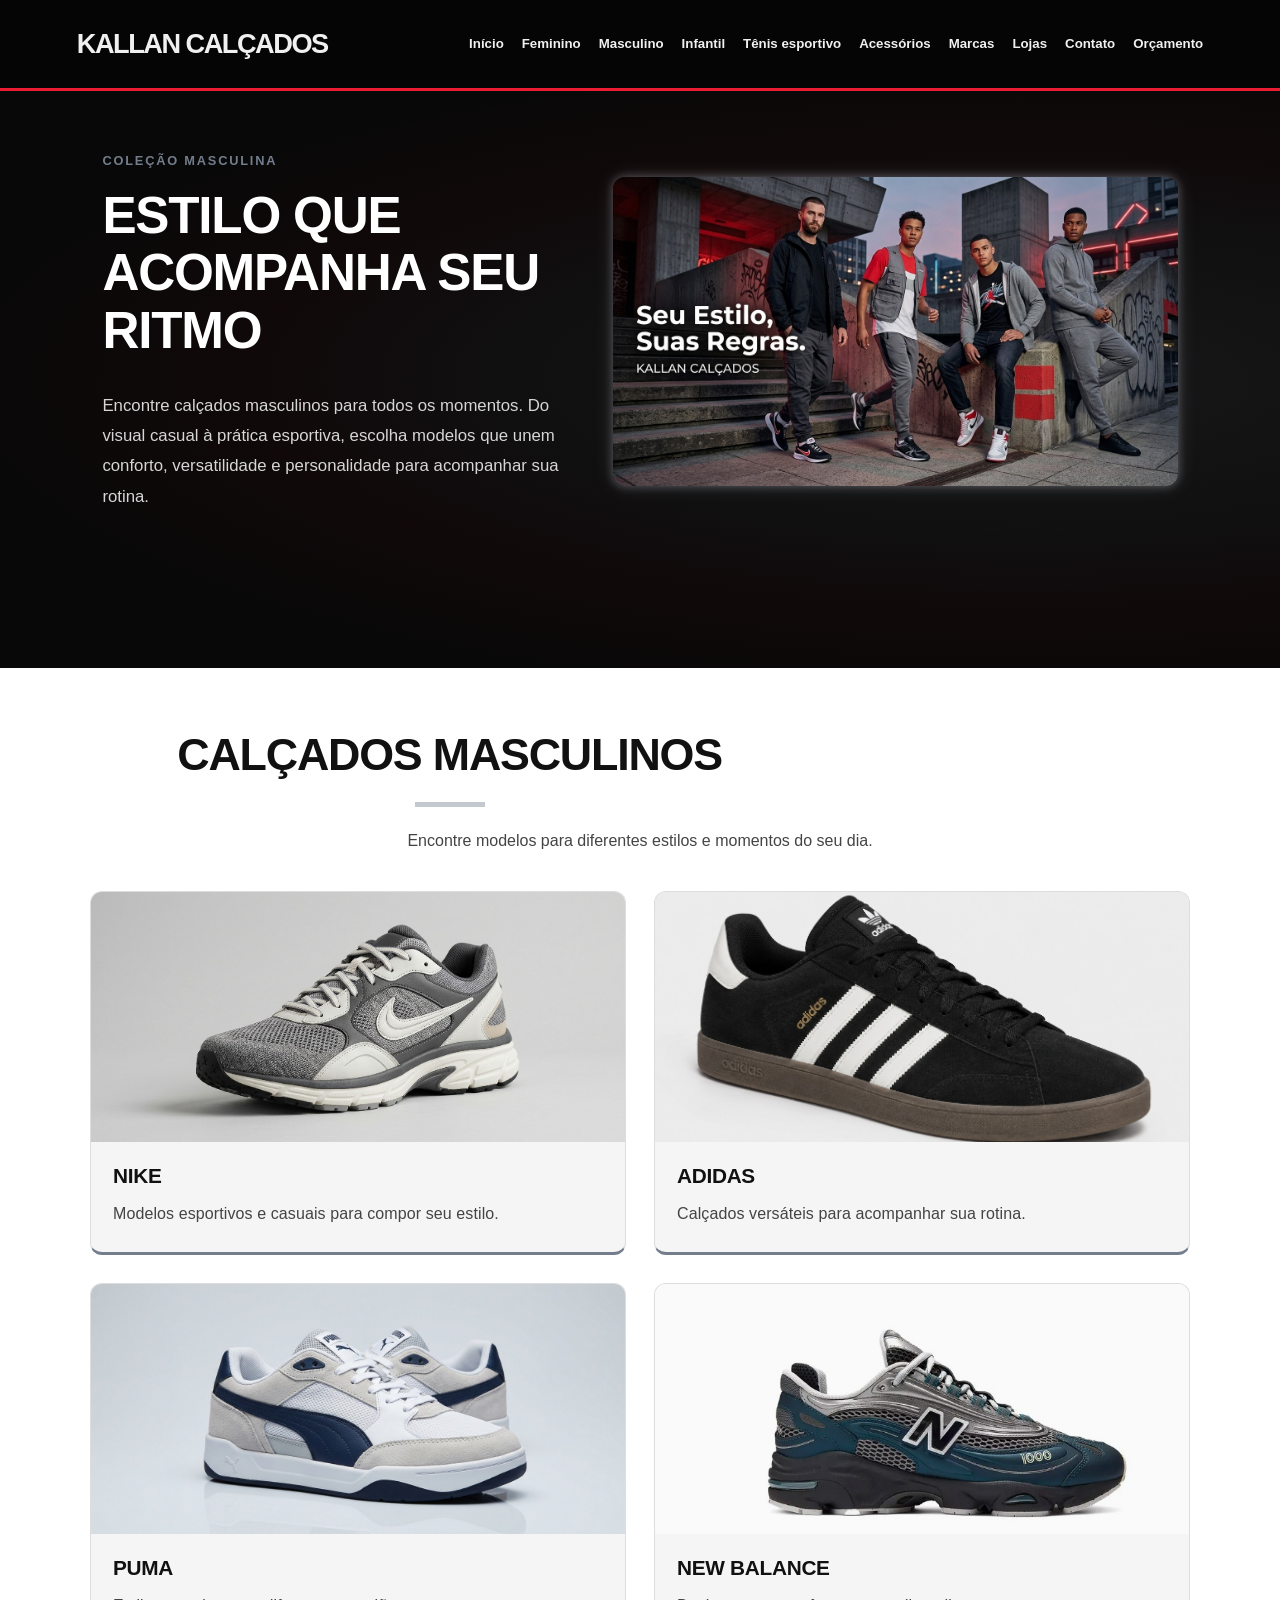
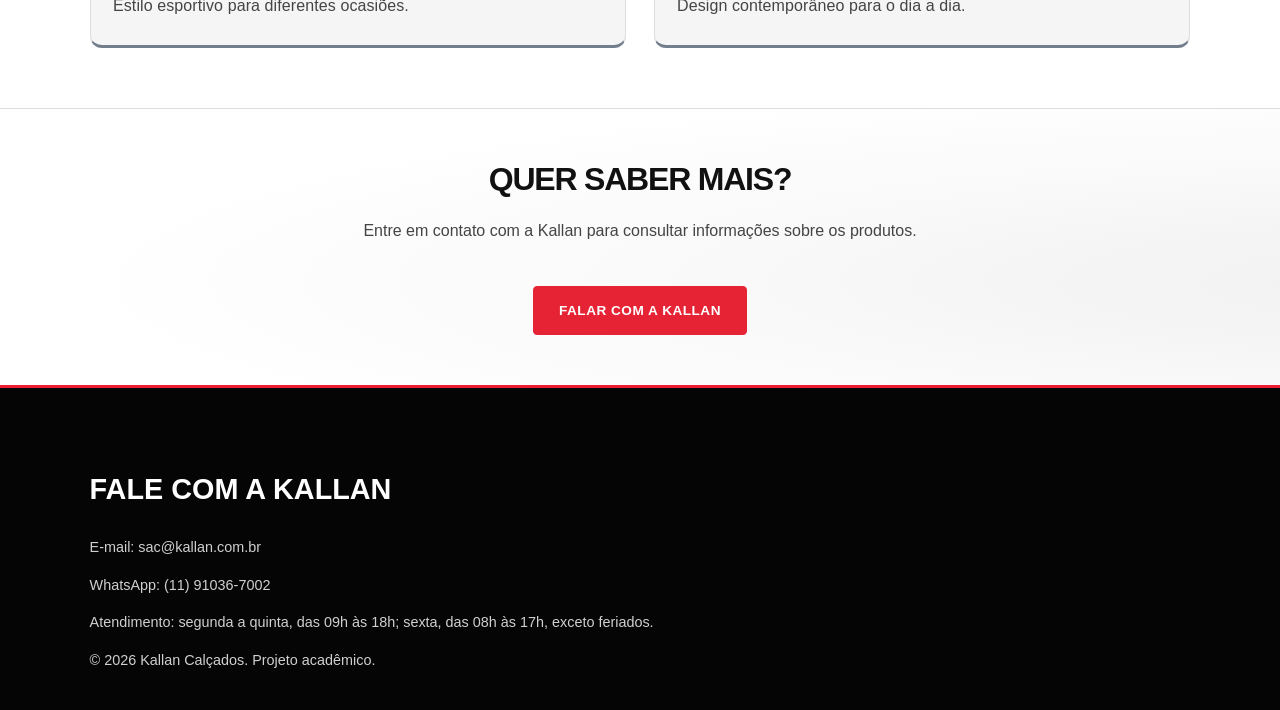
<file: paginas/masculino.html>
<!DOCTYPE html>
<html lang="pt-BR">

<head>
    <meta charset="UTF-8">
    <meta name="viewport" content="width=device-width, initial-scale=1.0">
    <meta name="description" content="Conheça os calçados masculinos da Kallan, com modelos Nike, Adidas, Puma e New Balance.">
    <title>Masculino | Kallan</title>
    <link rel="stylesheet" href="../css/style.css">
</head>

<body class="pagina-masculino">

    <header>
        <p><a href="index.html">Kallan Calçados</a></p>

        <nav aria-label="Navegação principal">
            <ul>
                <li><a href="index.html">Início</a></li>
                <li><a href="feminino.html">Feminino</a></li>
                <li><a href="masculino.html">Masculino</a></li>
                <li><a href="infantil.html">Infantil</a></li>
                <li><a href="tenis-esportivo.html">Tênis esportivo</a></li>
                <li><a href="acessorios.html">Acessórios</a></li>
                <li><a href="marcas.html">Marcas</a></li>
                <li><a href="lojas.html">Lojas</a></li>
                <li><a href="contato.html">Contato</a></li>
                <li><a href="orcamento.html">Orçamento</a></li>
            </ul>
        </nav>
    </header>

    <main>

        <section class="masculino-destaque">
            <div class="masculino-texto">
                <p class="masculino-etiqueta">COLEÇÃO MASCULINA</p>

                <h2>Estilo que acompanha seu ritmo</h2>

                <p>Encontre calçados masculinos para todos os momentos. Do visual casual à prática esportiva, escolha modelos que unem conforto, versatilidade e personalidade para acompanhar sua rotina.</p>
            </div>

            <div class="masculino-imagem-principal">
                <img
                    src="../assets/img/banner-masculino.jpeg"
                    alt="Coleção masculina de calçados da Kallan"
                >
            </div>
        </section>

        <section class="masculino-produtos">
            <h1>Calçados Masculinos</h1>
            <p>Encontre modelos para diferentes estilos e momentos do seu dia.</p>

            <div class="masculino-lista">
                <article class="masculino-produto">
                    <img src="../assets/img/nike-masculino.jpeg" alt="Tênis masculino Nike">
                    <h2>Nike</h2>
                    <p>Modelos esportivos e casuais para compor seu estilo.</p>
                </article>

                <article class="masculino-produto">
                    <img src="../assets/img/adidas-masculino.jpeg" alt="Tênis masculino Adidas">
                    <h2>Adidas</h2>
                    <p>Calçados versáteis para acompanhar sua rotina.</p>
                </article>

                <article class="masculino-produto">
                    <img src="../assets/img/puma-masculino.jpeg" alt="Tênis masculino Puma">
                    <h2>Puma</h2>
                    <p>Estilo esportivo para diferentes ocasiões.</p>
                </article>

                <article class="masculino-produto">
                    <img src="../assets/img/newbalance-masculino.jpeg" alt="Tênis masculino New Balance">
                    <h2>New Balance</h2>
                    <p>Design contemporâneo para o dia a dia.</p>
                </article>
            </div>
        </section>

        <section class="masculino-contato">
            <h2>Quer saber mais?</h2>
            <p>Entre em contato com a Kallan para consultar informações sobre os produtos.</p>
            <a href="contato.html">Falar com a Kallan</a>
        </section>

    </main>

    <footer>
        <section>
            <h2>Fale com a Kallan</h2>
            <p>E-mail: sac@kallan.com.br</p>
            <p>WhatsApp: (11) 91036-7002</p>
            <p>Atendimento: segunda a quinta, das 09h às 18h; sexta, das 08h às 17h, exceto feriados.</p>
        </section>

        <p>&copy; 2026 Kallan Calçados. Projeto acadêmico.</p>
    </footer>

</body>
</html>
</file>
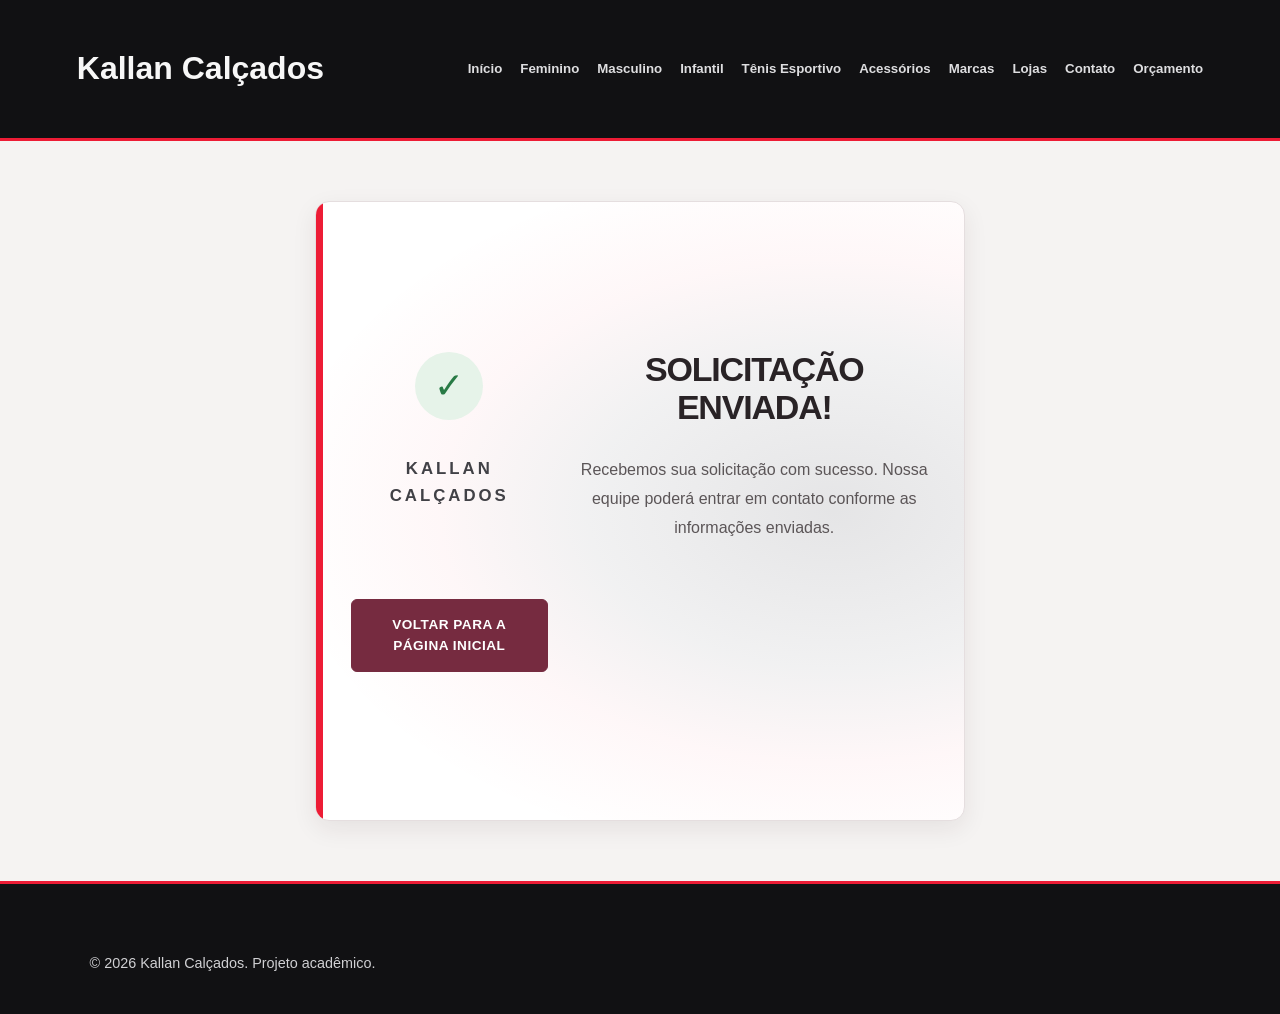
<file: paginas/obrigado.html>
<!DOCTYPE html>
<html lang="pt-BR">
<head>
    <meta charset="UTF-8">
    <meta name="viewport" content="width=device-width, initial-scale=1.0">
    <title>Solicitação enviada - Kallan</title>
    <link rel="stylesheet" href="../css/style.css">
</head>

<body>

    <header>
        <h1>Kallan Calçados</h1>

        <nav>
            <ul>
                <li><a href="index.html">Início</a></li>
                <li><a href="feminino.html">Feminino</a></li>
                <li><a href="masculino.html">Masculino</a></li>
                <li><a href="infantil.html">Infantil</a></li>
                <li><a href="tenis-esportivo.html">Tênis Esportivo</a></li>
                <li><a href="acessorios.html">Acessórios</a></li>
                <li><a href="marcas.html">Marcas</a></li>
                <li><a href="lojas.html">Lojas</a></li>
                <li><a href="contato.html">Contato</a></li>
                <li><a href="orcamento.html">Orçamento</a></li>
            </ul>
        </nav>
    </header>

    <main class="obrigado-conteudo">
        <section class="obrigado-mensagem">

            <div class="obrigado-icone" aria-hidden="true">
                &#10003;
            </div>

            <p class="obrigado-etiqueta">KALLAN CALÇADOS</p>

            <h2>Solicitação enviada!</h2>

            <p class="obrigado-descricao">
                Recebemos sua solicitação com sucesso.
                Nossa equipe poderá entrar em contato
                conforme as informações enviadas.
            </p>

            <a class="obrigado-botao" href="index.html">
                Voltar para a página inicial
            </a>

        </section>
    </main>

    <footer>
        <p>&copy; 2026 Kallan Calçados. Projeto acadêmico.</p>
    </footer>

</body>
</html>
</file>
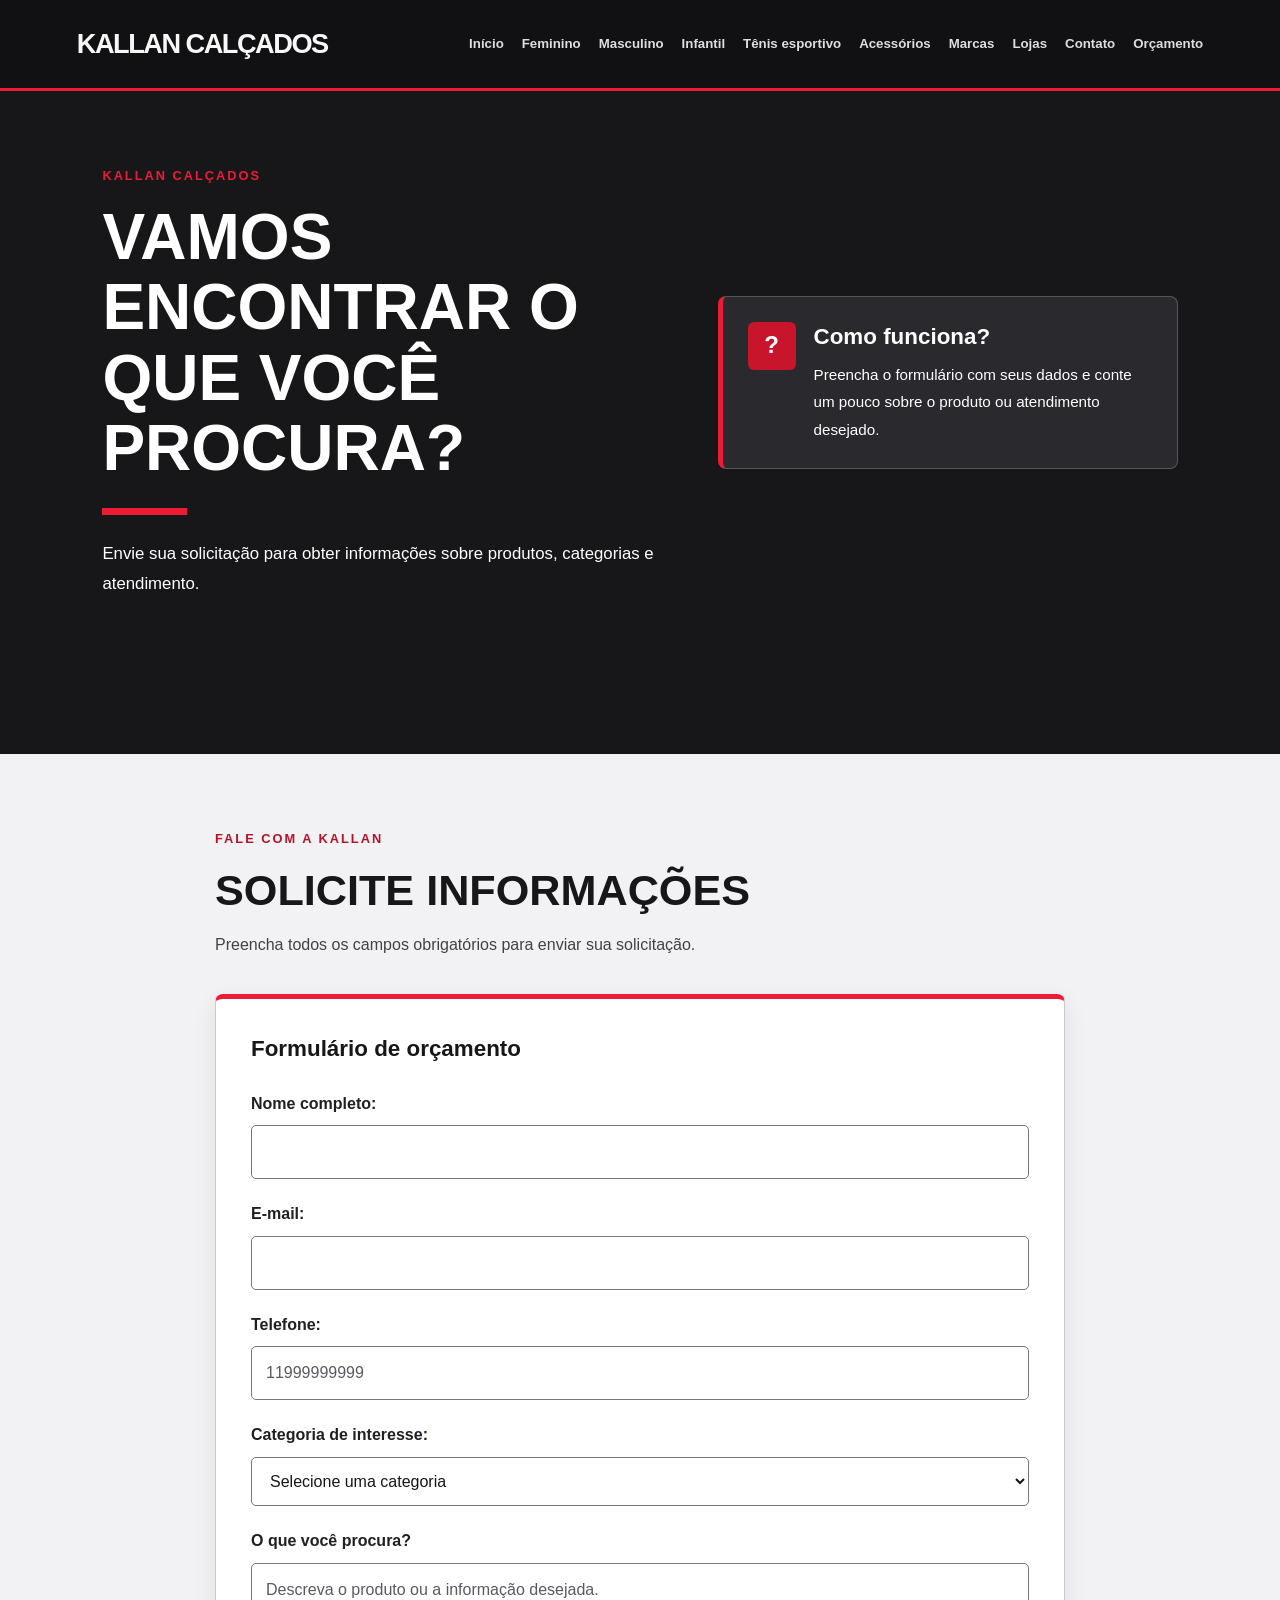
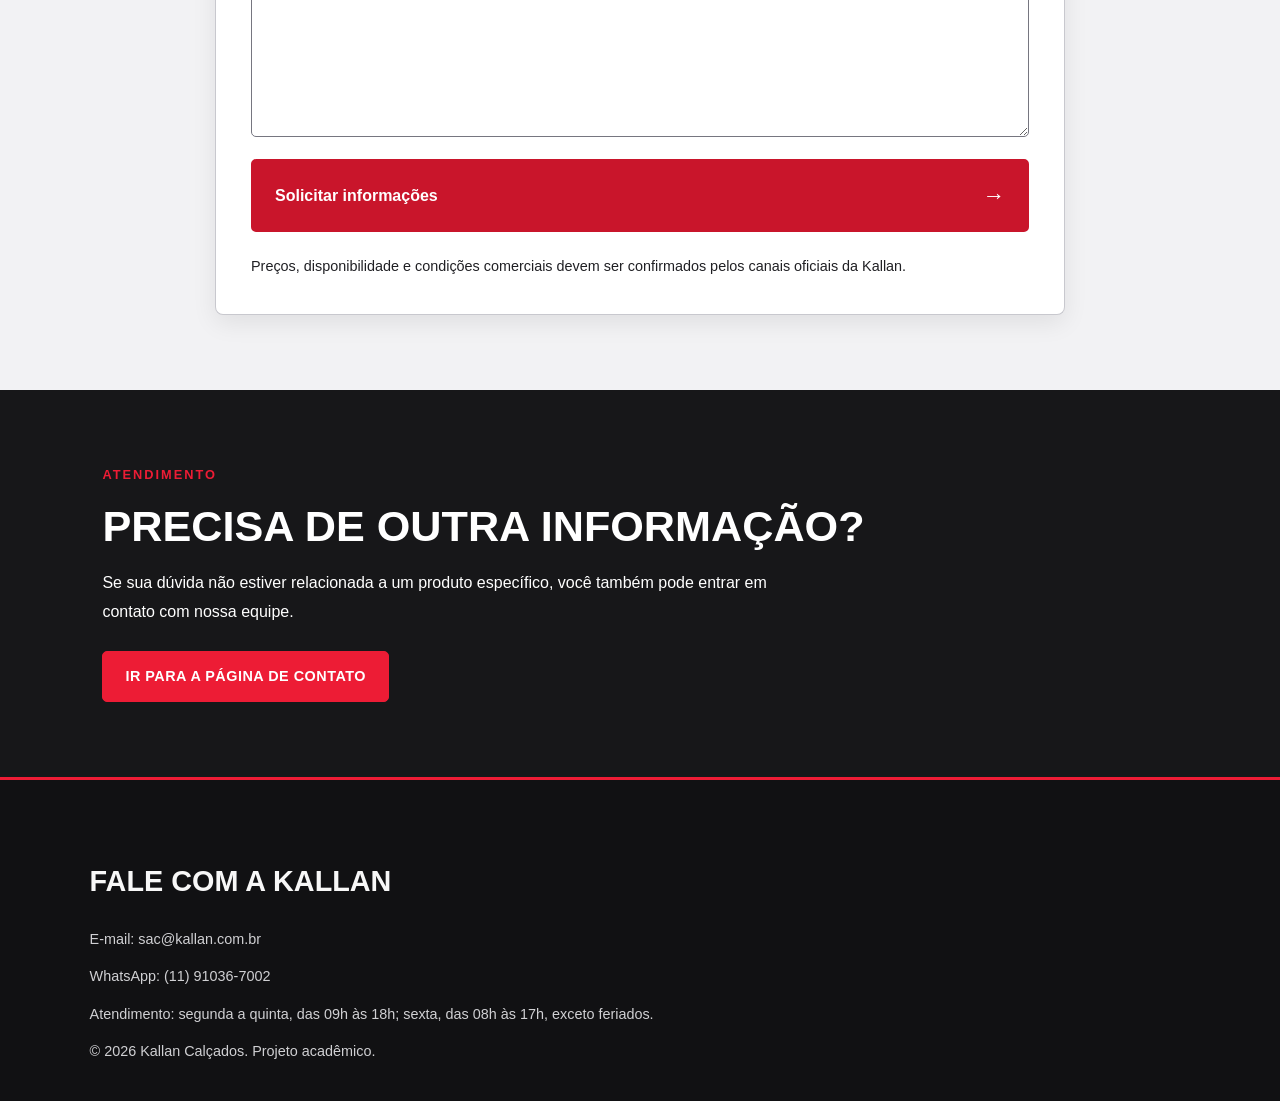
<file: paginas/orcamento.html>
<!DOCTYPE html>
<html lang="pt-BR">

<head>
    <meta charset="UTF-8">
    <meta name="viewport" content="width=device-width, initial-scale=1.0">
    <meta name="description" content="Solicite informações sobre produtos e atendimento da Kallan Calçados.">
    <title>Orçamento | Kallan</title>
    <link rel="stylesheet" href="../css/style.css">
</head>

<body>

    <header>
        <p><a href="index.html">Kallan Calçados</a></p>

        <nav aria-label="Navegação principal">
            <ul>
                <li><a href="index.html">Início</a></li>
                <li><a href="feminino.html">Feminino</a></li>
                <li><a href="masculino.html">Masculino</a></li>
                <li><a href="infantil.html">Infantil</a></li>
                <li><a href="tenis-esportivo.html">Tênis esportivo</a></li>
                <li><a href="acessorios.html">Acessórios</a></li>
                <li><a href="marcas.html">Marcas</a></li>
                <li><a href="lojas.html">Lojas</a></li>
                <li><a href="contato.html">Contato</a></li>
                <li><a href="orcamento.html">Orçamento</a></li>
            </ul>
        </nav>
    </header>

    <main class="orcamento-conteudo">

        <section class="orcamento-destaque">
            <div class="orcamento-introducao">
                <p class="orcamento-etiqueta">KALLAN CALÇADOS</p>

                <h1>Vamos encontrar o que você procura?</h1>

                <p class="orcamento-descricao">
                    Envie sua solicitação para obter informações sobre
                    produtos, categorias e atendimento.
                </p>
            </div>

            <div class="orcamento-chamada">
                <div class="orcamento-icone" aria-hidden="true">
                    ?
                </div>

                <div>
                    <h2>Como funciona?</h2>
                    <p>
                        Preencha o formulário com seus dados e conte
                        um pouco sobre o produto ou atendimento desejado.
                    </p>
                </div>
            </div>
        </section>

        <section class="orcamento-formulario">
            <div class="orcamento-formulario-titulo">
                <p class="orcamento-etiqueta">FALE COM A KALLAN</p>

                <h2>Solicite informações</h2>

                <p>
                    Preencha todos os campos obrigatórios para enviar
                    sua solicitação.
                </p>
            </div>

            <div class="orcamento-cartao">
                <h3>Formulário de orçamento</h3>

                <form
                    name="orcamento"
                    method="POST"
                    data-netlify="true"
                    action="/paginas/obrigado.html"
                >

                    <input type="hidden" name="form-name" value="orcamento">

                    <div class="orcamento-campo">
                        <label for="nome">Nome completo:</label>
                        <input
                            type="text"
                            id="nome"
                            name="nome"
                            autocomplete="name"
                            minlength="3"
                            required
                        >
                    </div>

                    <div class="orcamento-campo">
                        <label for="email">E-mail:</label>
                        <input
                            type="email"
                            id="email"
                            name="email"
                            autocomplete="email"
                            required
                        >
                    </div>

                    <div class="orcamento-campo">
                        <label for="telefone">Telefone:</label>
                        <input
                            type="tel"
                            id="telefone"
                            name="telefone"
                            inputmode="numeric"
                            autocomplete="tel"
                            placeholder="11999999999"
                            pattern="[0-9]{10,11}"
                            title="Digite 10 ou 11 números, sem espaços, parênteses ou hífen."
                            required
                        >
                    </div>

                    <div class="orcamento-campo">
                        <label for="categoria">Categoria de interesse:</label>
                        <select id="categoria" name="categoria" required>
                            <option value="">Selecione uma categoria</option>
                            <option value="feminino">Feminino</option>
                            <option value="masculino">Masculino</option>
                            <option value="infantil">Infantil</option>
                            <option value="tenis-esportivo">Tênis esportivo</option>
                            <option value="acessorios">Acessórios</option>
                        </select>
                    </div>

                    <div class="orcamento-campo">
                        <label for="descricao">O que você procura?</label>
                        <textarea
                            id="descricao"
                            name="descricao"
                            rows="6"
                            minlength="10"
                            placeholder="Descreva o produto ou a informação desejada."
                            required
                        ></textarea>
                    </div>

                    <button class="orcamento-botao" type="submit">
                        <span>Solicitar informações</span>
                        <span aria-hidden="true">&rarr;</span>
                    </button>

                    <p class="orcamento-aviso">
                        Preços, disponibilidade e condições comerciais
                        devem ser confirmados pelos canais oficiais da Kallan.
                    </p>

                </form>
            </div>
        </section>

        <section class="orcamento-observacao">
            <p class="orcamento-etiqueta">ATENDIMENTO</p>
            <h2>Precisa de outra informação?</h2>

            <p>
                Se sua dúvida não estiver relacionada a um produto específico,
                você também pode entrar em contato com nossa equipe.
            </p>

            <a href="contato.html">Ir para a página de contato</a>
        </section>

    </main>

    <footer>
        <section>
            <h2>Fale com a Kallan</h2>
            <p>E-mail: sac@kallan.com.br</p>
            <p>WhatsApp: (11) 91036-7002</p>
            <p>
                Atendimento: segunda a quinta, das 09h às 18h;
                sexta, das 08h às 17h, exceto feriados.
            </p>
        </section>

        <p>&copy; 2026 Kallan Calçados. Projeto acadêmico.</p>
    </footer>

</body>
</html>
</file>
<file: css/style.css>
/* ========================================
   KALLAN CALÇADOS
   Identidade urbana e esportiva
======================================== */

:root {
    --preto: #111113;
    --grafite: #202024;
    --grafite-claro: #2c2c32;
    --cinza: #a5a5ad;
    --cinza-claro: #e8e8e8;
    --branco: #f7f7f7;
    --vermelho: #ed1c35;
    --fonte-titulo: "Archivo", sans-serif;
    --fonte-texto: "Manrope", sans-serif;
}

/* BASE */

* {
    box-sizing: border-box;
}

html {
    scroll-behavior: smooth;
}

body {
    margin: 0;
    background: var(--branco);
    color: var(--preto);
    font-family: var(--fonte-texto);
    line-height: 1.6;
    overflow-wrap: break-word;
}

img,
video {
    display: block;
    max-width: 100%;
}

a {
    color: inherit;
    text-decoration: none;
}

a:focus-visible,
button:focus-visible,
input:focus-visible,
textarea:focus-visible,
select:focus-visible {
    outline: 3px solid var(--vermelho);
    outline-offset: 4px;
}

::selection {
    background: var(--vermelho);
    color: white;
}

/* CABEÇALHO */

header {
    position: relative;
    z-index: 10;
    display: flex;
    flex-wrap: wrap;
    align-items: center;
    justify-content: space-between;
    gap: 20px 28px;
    padding: 22px 6%;
    background: var(--preto);
    color: var(--branco);
    border-bottom: 3px solid var(--vermelho);
}

header > p {
    flex-shrink: 0;
    margin: 0;
    font-family: var(--fonte-titulo);
    font-size: 1.7rem;
    font-weight: 800;
    letter-spacing: -1.5px;
    text-transform: uppercase;
}

header > p a,
nav a,
footer a {
    transition: color 0.25s ease;
}

header > p a:hover,
nav a:hover,
footer a:hover {
    color: var(--vermelho);
}

nav {
    flex: 1 1 600px;
    min-width: 0;
}

nav ul {
    display: flex;
    flex-wrap: wrap;
    justify-content: flex-end;
    align-items: center;
    gap: 8px 18px;
    margin: 0;
    padding: 0;
    list-style: none;
}

nav a {
    display: inline-block;
    padding: 5px 0;
    color: #dedee0;
    font-size: 0.83rem;
    font-weight: 700;
}

/* CONTEÚDO GERAL */

main {
    overflow: hidden;
}

main > section {
    position: relative;
    padding: 76px 7%;
}

main h1,
main h2,
main h3 {
    font-family: var(--fonte-titulo);
    line-height: 1.12;
    letter-spacing: -1.2px;
    overflow-wrap: break-word;
}

main h1 {
    max-width: 720px;
    margin-top: 0;
    margin-bottom: 22px;
    font-size: clamp(2.7rem, 6vw, 5.5rem);
    font-weight: 800;
    text-transform: uppercase;
}

main h2 {
    margin-top: 0;
    margin-bottom: 32px;
    font-size: clamp(2rem, 4vw, 3.4rem);
    font-weight: 800;
    text-transform: uppercase;
}

main h3 {
    font-size: 1.5rem;
    font-weight: 800;
}

main p {
    max-width: 720px;
}

main section > p {
    font-size: 1rem;
}

/* BANNER PRINCIPAL */

main > section:first-child {
    position: relative;
    display: grid;
    grid-template-columns: minmax(0, 0.72fr) minmax(0, 1.28fr);
    grid-template-areas:
        "titulo imagem"
        "descricao imagem"
        "botao imagem";
    align-content: center;
    align-items: center;
    column-gap: 32px;
    row-gap: 10px;
    min-height: 620px;
    padding: 52px 5%;
    overflow: hidden;
    isolation: isolate;
    background: #e7e7e9;
    color: var(--preto);
}

main > section:first-child::before {
    position: absolute;
    z-index: -1;
    inset: 0 auto 0 0;
    width: 7px;
    content: "";
    background: var(--vermelho);
}

main > section:first-child::after {
    position: absolute;
    z-index: -1;
    inset: -10%;
    content: "";
    pointer-events: none;
    background: radial-gradient(
        ellipse at 75% 50%,
        rgba(100, 100, 108, 0.17) 0%,
        rgba(100, 100, 108, 0.09) 30%,
        rgba(237, 28, 53, 0.035) 48%,
        transparent 68%
    );
    animation: luz-banner 8s ease-in-out infinite alternate;
}

@keyframes luz-banner {
    0% {
        transform: translate(-2%, 1%) scale(0.96);
        opacity: 0.65;
    }

    100% {
        transform: translate(2%, -1%) scale(1.06);
        opacity: 1;
    }
}

main > section:first-child > h1 {
    grid-area: titulo;
    align-self: end;
    max-width: 540px;
    margin: 0 0 12px;
    font-size: clamp(2.8rem, 5vw, 5.2rem);
    line-height: 0.98;
}

main > section:first-child > p:first-of-type {
    grid-area: descricao;
    align-self: start;
    max-width: 430px;
    margin: 0 0 12px;
    color: #414146;
    font-size: 1.05rem;
}

main > section:first-child > img {
    grid-area: imagem;
    align-self: center;
    justify-self: center;
    width: 100%;
    max-width: none;
    height: auto;
    margin: 0;
    border: 0;
    border-radius: 30px;
    object-fit: contain;
    object-position: center;
    box-shadow:
        0 24px 55px rgba(17, 17, 19, 0.2),
        0 0 24px rgba(100, 100, 108, 0.12);
    transition:
        transform 0.45s ease,
        box-shadow 0.45s ease;
}

main > section:first-child > img:hover {
    transform: scale(1.035);
    box-shadow: 0 30px 65px rgba(17, 17, 19, 0.25);
}

main > section:first-child > p:last-child {
    grid-area: botao;
    align-self: start;
    margin: 0;
}

main > section:first-child h1::after {
    display: block;
    width: 85px;
    height: 7px;
    margin-top: 24px;
    background: var(--vermelho);
    content: "";
}

/* ILUMINAÇÃO DAS SEÇÕES */

main > section:not(:first-child):not(:nth-child(2))::before {
    position: absolute;
    z-index: 0;
    inset: 0;
    content: "";
    pointer-events: none;
    background: radial-gradient(
        ellipse at 85% 45%,
        rgba(100, 100, 108, 0.10) 0%,
        rgba(100, 100, 108, 0.045) 35%,
        transparent 68%
    );
    background-size: 140% 140%;
    animation: luz-secoes 10s ease-in-out infinite alternate;
}

@keyframes luz-secoes {
    0% {
        background-position: 0% 50%;
        opacity: 0.5;
    }

    100% {
        background-position: 100% 50%;
        opacity: 1;
    }
}

main > section:not(:first-child) > * {
    position: relative;
    z-index: 1;
}

/* BOTÕES E LINKS */

main section > p > a,
main article > a,
main section > a {
    display: inline-flex;
    align-items: center;
    justify-content: center;
    gap: 10px;
    margin-top: 16px;
    padding: 13px 22px;
    border: 0;
    border-radius: 8px;
    background: var(--vermelho);
    color: white;
    font-size: 0.85rem;
    font-weight: 800;
    text-align: center;
    text-transform: uppercase;
    letter-spacing: 0.5px;
    transition:
        background 0.25s ease,
        transform 0.25s ease,
        box-shadow 0.25s ease;
}

main section > p > a:hover,
main article > a:hover,
main section > a:hover {
    background: #c9142a;
    transform: translateY(-2px);
    box-shadow: 0 6px 18px rgba(237, 28, 53, 0.18);
}

/* ========================================
   CATEGORIAS
   Feminino, Masculino, Infantil etc.
======================================== */

main > section:nth-child(2) {
    display: grid;
    grid-template-columns: repeat(3, minmax(0, 1fr));
    gap: 22px;
    background: linear-gradient(
        135deg,
        #202024 0%,
        #2c2c32 50%,
        #202024 100%
    );
    color: var(--branco);
}

main > section:nth-child(2) > h2 {
    grid-column: 1 / -1;
    margin-bottom: 10px;
    color: var(--branco);
}

main > section:nth-child(2) > article {
    display: flex;
    flex-direction: column;
    min-width: 0;
    min-height: 250px;
    margin: 0;
    padding: 28px;
    overflow: hidden;
    border: 1px solid #414147;
    border-top: 4px solid var(--vermelho);
    border-radius: 14px;
    background: var(--grafite-claro);
    color: var(--branco);
    transition:
        transform 0.3s ease,
        box-shadow 0.3s ease,
        background 0.3s ease;
}

main > section:nth-child(2) > article:hover {
    transform: translateY(-5px);
    background: #35353b;
    box-shadow: 0 14px 32px rgba(0, 0, 0, 0.25);
}

main > section:nth-child(2) article h3 {
    margin-top: 0;
    margin-bottom: 12px;
    color: var(--branco);
}

main > section:nth-child(2) article p {
    flex-grow: 1;
    color: #d0d0d5;
    font-size: 0.93rem;
    overflow-wrap: anywhere;
}

main > section:nth-child(2) article > a {
    align-self: flex-start;
}

/* ========================================
   DEMAIS SEÇÕES
======================================== */

main > section:nth-child(n + 3) {
    background: linear-gradient(
        180deg,
        #ffffff 0%,
        #f5f5f7 50%,
        #eeeeF1 100%
    );
    color: var(--preto);
    border-top: 1px solid #dedee0;
}

main > section:nth-child(n + 3) p {
    color: #45454a;
}

/* Marcas */

main > section:nth-child(3) {
    background: linear-gradient(
        180deg,
        #ffffff 0%,
        #f8f8f9 50%,
        #eeeeF1 100%
    );
}

/* Experiência Kallan */

main > section:nth-child(4) {
    background: linear-gradient(
        180deg,
        #eeeeF1 0%,
        #f5f5f7 50%,
        #ffffff 100%
    );
}

/* Kallan Card */

main > section:nth-child(5) {
    background: linear-gradient(
        180deg,
        #ffffff 0%,
        #f5f5f7 50%,
        #e8e8eb 100%
    );
}

/* Encontre uma loja */

main > section:nth-child(6) {
    background: linear-gradient(
        180deg,
        #e8e8eb 0%,
        #f0f0f2 50%,
        #fafafa 100%
    );
}

/* Conteúdo multimídia */

main > section:nth-child(7) {
    background: linear-gradient(
        180deg,
        #fafafa 0%,
        #f2f2f4 50%,
        #e8e8eb 100%
    );
}

/* ========================================
   CARTÕES EM OUTRAS PÁGINAS
======================================== */

main > section:not(:first-child) article {
    border-radius: 14px;
    transition:
        transform 0.3s ease,
        box-shadow 0.3s ease;
}

main > section:not(:first-child) article:hover {
    transform: translateY(-4px);
    box-shadow: 0 14px 32px rgba(17, 17, 19, 0.12);
}

/* ========================================
   FORMULÁRIOS
======================================== */

form {
    width: 100%;
    max-width: 760px;
    margin: 30px auto;
    padding: 32px;
    border: 1px solid #dedee0;
    border-top: 5px solid var(--vermelho);
    border-radius: 14px;
    background: #fff;
    box-shadow: 0 12px 35px rgba(17, 17, 19, 0.08);
}

label {
    display: block;
    margin: 18px 0 7px;
    font-weight: 700;
}

input,
textarea,
select {
    display: block;
    width: 100%;
    max-width: 100%;
    min-height: 46px;
    padding: 12px 14px;
    border: 1px solid #c8c8cc;
    border-radius: 8px;
    background: white;
    color: var(--preto);
    font: inherit;
}

textarea {
    min-height: 140px;
    resize: vertical;
}

input:focus,
textarea:focus,
select:focus {
    border-color: var(--vermelho);
    outline: 2px solid rgba(237, 28, 53, 0.15);
}

button,
input[type="submit"] {
    width: auto;
    max-width: 100%;
    margin-top: 22px;
    padding: 14px 24px;
    border: 0;
    border-radius: 8px;
    background: var(--vermelho);
    color: white;
    font: inherit;
    font-weight: 800;
    cursor: pointer;
    transition: background 0.2s ease;
}

button:hover,
input[type="submit"]:hover {
    background: #c9142a;
}

/* ========================================
   ÁUDIO, VÍDEO E IMAGENS
======================================== */

audio,
video {
    display: block;
    width: 100%;
    max-width: 850px;
    margin: 24px 0;
}

main section img:not(:first-child) {
    border-radius: 14px;
}

/* ========================================
   RODAPÉ
======================================== */

footer {
    padding: 54px 7% 24px;
    background: var(--preto);
    color: var(--branco);
    border-top: 3px solid var(--vermelho);
}

footer h2 {
    font-family: var(--fonte-titulo);
    font-size: 1.8rem;
    text-transform: uppercase;
}

footer p {
    color: #d0d0d3;
    font-size: 0.9rem;
}

/* ========================================
   TABLETS
======================================== */

@media (max-width: 1000px) {
    header {
        align-items: flex-start;
        flex-direction: column;
        gap: 16px;
    }

    nav {
        flex-basis: 100%;
        width: 100%;
    }

    nav ul {
        justify-content: flex-start;
    }

    main > section:first-child {
        grid-template-columns: minmax(0, 0.8fr) minmax(0, 1.2fr);
        column-gap: 22px;
        min-height: 480px;
        padding: 42px 5%;
    }

    main > section:first-child h1 {
        font-size: clamp(2.5rem, 5vw, 4.2rem);
    }

    main > section:nth-child(2) {
        grid-template-columns: repeat(2, minmax(0, 1fr));
    }
}

/* ========================================
   CELULARES
======================================== */

@media (max-width: 650px) {
    header {
        padding: 20px 5%;
    }

    header > p {
        font-size: 1.5rem;
    }

    nav ul {
        gap: 8px 14px;
    }

    nav a {
        font-size: 0.78rem;
    }

    main > section {
        padding: 48px 6%;
    }

    main h1 {
        font-size: clamp(2.4rem, 10vw, 4rem);
    }

    main > section:first-child {
        grid-template-columns: minmax(0, 1fr);
        grid-template-areas:
            "titulo"
            "descricao"
            "imagem"
            "botao";
        row-gap: 18px;
        min-height: auto;
        padding: 42px 6%;
    }

    main > section:first-child h1 {
        font-size: clamp(2.7rem, 12vw, 4rem);
    }

    main > section:first-child > p:first-of-type {
        margin-bottom: 0;
    }

    main > section:first-child > img {
        width: 100%;
        max-width: 100%;
        margin: 0;
        border-radius: 20px;
    }

    main > section:first-child > p:last-child {
        margin-top: 0;
    }

    main > section:nth-child(2) {
        grid-template-columns: minmax(0, 1fr);
        gap: 18px;
    }

    main > section:nth-child(2) > h2 {
        margin-bottom: 8px;
    }

    main > section:nth-child(2) > article {
        min-height: 0;
        padding: 24px;
    }

    form {
        padding: 20px;
    }

    footer {
        padding: 40px 6% 22px;
    }
}

/* ========================================
   ACESSIBILIDADE
======================================== */

@media (prefers-reduced-motion: reduce) {
    *,
    *::before,
    *::after {
        scroll-behavior: auto !important;
        animation: none !important;
        transition: none !important;
    }
}

/* ==========================================
   KALLAN | PÁGINA DE CONTATO
========================================== */

/* ABERTURA */

main > section.contato-destaque {
    background: #171719;
    color: #ffffff;
    padding: 80px 8%;
}

.contato-introducao {
    max-width: 850px;
    margin: 0 auto 55px;
}

.contato-etiqueta {
    color: #ed1c35;
    font-size: 0.8rem;
    font-weight: 800;
    letter-spacing: 2px;
    margin-bottom: 18px;
}

.contato-introducao h1 {
    color: #ffffff;
    font-family: var(--fonte-titulo);
    font-size: clamp(2.5rem, 6vw, 4.5rem);
    line-height: 1.1;
    margin-bottom: 24px;
}

.contato-introducao h1 span {
    color: #ed1c35;
}

.contato-descricao {
    color: #ffffff;
    font-size: 1.05rem;
    line-height: 1.8;
    max-width: 620px;
}

.contato-chamada {
    display: flex;
    align-items: center;
    gap: 22px;
    max-width: 850px;
    margin: 0 auto;
    padding: 25px;
    background: #29292e;
    border: 1px solid #55555e;
    border-left: 5px solid #ed1c35;
    border-radius: 8px;
}

.contato-icone {
    flex-shrink: 0;
    color: #ffffff;
    background: #c9152b;
    padding: 15px;
    font-weight: 800;
    border-radius: 6px;
}

.contato-chamada h2 {
    color: #ffffff;
    font-size: 1.3rem;
    margin-bottom: 8px;
}

.contato-chamada p {
    color: #ffffff;
    line-height: 1.6;
}

/* FORMULÁRIO */

main > section.contato-formulario {
    background: #f2f2f4;
    color: #171719;
    padding: 75px 8%;
}

.contato-formulario-titulo {
    max-width: 850px;
    margin: 0 auto 35px;
}

.contato-formulario-titulo .contato-etiqueta {
    color: #b51227;
}

.contato-formulario-titulo h2 {
    color: #171719;
    font-family: var(--fonte-titulo);
    font-size: clamp(1.8rem, 4vw, 2.7rem);
    line-height: 1.2;
    margin-bottom: 14px;
}

.contato-formulario-titulo > p:last-child {
    color: #414149;
    line-height: 1.7;
}

.contato-cartao {
    max-width: 850px;
    margin: 0 auto;
    padding: 35px;
    background: #ffffff;
    color: #171719;
    border: 1px solid #c8c8ce;
    border-top: 5px solid #ed1c35;
    border-radius: 8px;
    box-shadow: 0 8px 25px rgba(0, 0, 0, 0.08);
}

.contato-cartao form {
    display: flex;
    flex-direction: column;
    gap: 22px;
}

.contato-campo {
    display: flex;
    flex-direction: column;
    gap: 9px;
}

.contato-campo label {
    color: #202024;
    font-weight: 800;
}

.contato-campo input,
.contato-campo select,
.contato-campo textarea {
    width: 100%;
    padding: 14px;
    background: #ffffff;
    color: #171719;
    border: 1px solid #767680;
    border-radius: 5px;
    font-family: var(--fonte-texto);
    font-size: 1rem;
    line-height: 1.5;
}

.contato-campo input::placeholder,
.contato-campo textarea::placeholder {
    color: #595963;
    opacity: 1;
}

.contato-campo select option {
    background: #ffffff;
    color: #171719;
}

.contato-campo input:focus,
.contato-campo select:focus,
.contato-campo textarea:focus {
    outline: 3px solid rgba(201, 21, 43, 0.22);
    outline-offset: 1px;
    border-color: #b51227;
}

.contato-campos-duplos {
    display: grid;
    grid-template-columns: 1fr 1fr;
    gap: 20px;
}

.contato-botao {
    display: flex;
    justify-content: space-between;
    align-items: center;
    gap: 15px;
    width: 100%;
    padding: 17px 22px;
    background: #c9152b;
    color: #ffffff;
    border: 2px solid #c9152b;
    border-radius: 5px;
    font-family: var(--fonte-texto);
    font-size: 1rem;
    font-weight: 800;
    cursor: pointer;
    transition: background 0.2s ease;
}

.contato-botao:hover {
    background: #a80f23;
    border-color: #a80f23;
}

.contato-botao:focus-visible {
    outline: 3px solid #171719;
    outline-offset: 4px;
}

.contato-botao span {
    font-size: 1.4rem;
}

.contato-aviso {
    color: #414149;
    font-size: 0.85rem;
    line-height: 1.6;
}

/* CANAIS DE ATENDIMENTO */

main > section.contato-atendimento {
    background: #171719;
    color: #ffffff;
    padding: 75px 8%;
}

.contato-atendimento-titulo {
    max-width: 1100px;
    margin: 0 auto 35px;
}

.contato-atendimento-titulo .contato-etiqueta {
    color: #ed1c35;
}

.contato-atendimento-titulo h2 {
    color: #ffffff;
    font-family: var(--fonte-titulo);
    font-size: clamp(1.8rem, 4vw, 2.7rem);
    line-height: 1.25;
}

.contato-canais {
    display: grid;
    grid-template-columns: repeat(2, minmax(0, 1fr));
    gap: 25px;
    max-width: 1100px;
    margin: 0 auto;
}

.contato-canal {
    background: #29292e;
    color: #ffffff;
    padding: 30px;
    border: 1px solid #55555e;
    border-radius: 8px;
    transition:
        border-color 0.2s ease,
        transform 0.2s ease;
}

.contato-canal:hover {
    border-color: #ed1c35;
    transform: translateY(-3px);
}

.contato-canal-numero {
    display: block;
    color: #ffffff;
    font-size: 0.8rem;
    font-weight: 800;
    letter-spacing: 1px;
    margin-bottom: 25px;
}

.contato-canal h3 {
    color: #ffffff;
    font-size: 1.4rem;
    margin-bottom: 15px;
}

.contato-canal p {
    color: #ffffff;
    line-height: 1.8;
    margin-bottom: 22px;
}

.contato-canal a {
    display: inline-block;
    color: #ffffff;
    font-weight: 800;
    line-height: 1.7;
    text-decoration: underline;
    text-decoration-color: #ed1c35;
    text-decoration-thickness: 2px;
    text-underline-offset: 5px;
    overflow-wrap: anywhere;
}

.contato-canal a:hover {
    color: #ff465b;
}

.contato-canal a:focus-visible {
    outline: 2px solid #ffffff;
    outline-offset: 5px;
}

/* GARANTIA DE CONTRASTE NAS ÁREAS ESCURAS */

main > section.contato-destaque .contato-introducao h1,
main > section.contato-destaque .contato-chamada h2,
main > section.contato-destaque .contato-chamada p,
main > section.contato-destaque .contato-descricao,
main > section.contato-atendimento .contato-atendimento-titulo h2,
main > section.contato-atendimento .contato-canal h3,
main > section.contato-atendimento .contato-canal p,
main > section.contato-atendimento .contato-canal-numero,
main > section.contato-atendimento .contato-canal a {
    color: #ffffff;
}

/* RESPONSIVIDADE */

@media (max-width: 700px) {
    main > section.contato-destaque,
    main > section.contato-formulario,
    main > section.contato-atendimento {
        padding: 45px 6%;
    }

    .contato-introducao {
        margin-bottom: 35px;
}

    .contato-chamada {
        align-items: flex-start;
        padding: 20px;
    }

    .contato-campos-duplos,
    .contato-canais {
        grid-template-columns: 1fr;
    }

    .contato-cartao {
        padding: 22px;
    }

    .contato-canal {
        padding: 24px;
    }
}

/* ACESSIBILIDADE: MENOS ANIMAÇÕES */

@media (prefers-reduced-motion: reduce) {
    .contato-botao,
    .contato-canal {
        transition: none;
    }

    .contato-canal:hover {
        transform: none;
    }
}

/* Aviso de privacidade do formulário de contato */

main > section.contato-formulario .contato-cartao .contato-aviso {
    color: #202024 !important;
    font-size: 0.9rem;
    font-weight: 500;
    line-height: 1.6;
}

/* ==========================================
   KALLAN | ACESSÓRIOS E FEMININO
========================================== */

/* ==========================================
   PÁGINA ACESSÓRIOS
========================================== */

/* Destaque principal */

main > section.acessorios-destaque {
    display: grid;
    grid-template-columns: minmax(0, 0.9fr) minmax(0, 1.1fr);
    align-items: center;
    gap: 48px;
    min-height: 450px;
    padding: 60px 8%;
    background: #f1f1f3;
    color: #202024;
}

.acessorios-texto {
    min-width: 0;
}

.acessorios-texto h1 {
    margin: 0 0 24px;
    color: #202024;
    font-size: clamp(2.5rem, 4.5vw, 4rem);
    line-height: 1.1;
    letter-spacing: -1px;
}

.acessorios-texto h1::after {
    display: block;
    width: 70px;
    height: 5px;
    margin-top: 22px;
    background: var(--vermelho);
    content: "";
}

.acessorios-texto p {
    margin: 0;
    color: #45454a;
    font-size: 1.05rem;
    line-height: 1.8;
}

.acessorios-imagem {
    min-width: 0;
    overflow: visible;
    border-radius: 16px;
}

.acessorios-imagem img {
    display: block;
    width: 100%;
    height: auto;
    max-height: none;
    margin: 0;
    border-radius: 16px;
    object-fit: contain;
    transition: transform 0.4s ease;
}

.acessorios-imagem img:hover {
    transform: scale(1.03);
}

/* Categorias de acessórios */

main > section.categorias {
    display: block;
    padding: 60px 7%;
    background: #ffffff;
    color: #202024;
}

main > section.categorias > h2 {
    margin: 0 0 16px;
    color: #202024;
    font-size: clamp(2rem, 3.5vw, 2.8rem);
    line-height: 1.2;
}

main > section.categorias > p {
    margin: 0 0 35px;
    color: #55555b;
    line-height: 1.7;
}

main > section.categorias .acessorios-lista {
    display: grid;
    grid-template-columns: repeat(2, minmax(0, 1fr));
    gap: 28px;
    max-width: 1100px;
    margin: 0 auto;
    align-items: stretch;
}

main > section.categorias .acessorios-lista article {
    min-width: 0;
    margin: 0;
    padding: 0;
    overflow: hidden;
    border: 1px solid #e1e1e4;
    border-bottom: 3px solid var(--vermelho);
    border-radius: 12px;
    background: #f7f7f8;
    color: #202024;
    transition: transform 0.3s ease, box-shadow 0.3s ease;
}

main > section.categorias .acessorios-lista article:hover {
    transform: translateY(-4px);
    box-shadow: 0 10px 24px rgba(17, 17, 19, 0.12);
}

main > section.categorias .acessorios-lista img {
    display: block;
    width: 100%;
    height: 240px;
    margin: 0;
    padding: 0;
    border-radius: 0;
    background: #ffffff;
    object-fit: cover;
    transition: transform 0.4s ease;
}

main > section.categorias .acessorios-lista article:hover img {
    transform: scale(1.03);
}

main > section.categorias .acessorios-lista h3 {
    margin: 0;
    padding: 20px 22px 8px;
    color: #202024;
    font-size: 1.35rem;
    line-height: 1.3;
    letter-spacing: -0.3px;
}

main > section.categorias .acessorios-lista article p {
    margin: 0;
    padding: 0 22px 24px;
    color: #494950;
    font-size: 0.95rem;
    line-height: 1.7;
}

/* ==========================================
   PÁGINA FEMININO
========================================== */

/* Destaque principal */

body.pagina-feminino main > section.feminino-destaque {
    display: grid;
    grid-template-columns: minmax(0, 0.9fr) minmax(0, 1.1fr);
    align-items: center;
    gap: 48px;
    min-height: 450px;
    padding: 60px 8%;
    background: #f7f5f0;
    color: #202024;
}

body.pagina-feminino .feminino-texto {
    min-width: 0;
}

body.pagina-feminino .feminino-texto h1 {
    max-width: 100%;
    margin: 0 0 24px;
    color: #202024;
    font-size: clamp(2.5rem, 4.5vw, 4rem);
    line-height: 1.1;
    letter-spacing: -0.8px;
    overflow-wrap: normal;
}

body.pagina-feminino .feminino-texto h1::after {
    display: block;
    width: 70px;
    height: 5px;
    margin-top: 22px;
    background: var(--vermelho);
    content: "";
}

body.pagina-feminino .feminino-texto p {
    margin: 0;
    color: #45454a;
    font-size: 1.05rem;
    line-height: 1.8;
}

body.pagina-feminino .feminino-etiqueta {
    margin: 0 0 16px;
    color: #c8102e;
    font-size: 0.8rem;
    font-weight: 800;
    letter-spacing: 1.8px;
    line-height: 1.6;
}

body.pagina-feminino .feminino-imagem-principal {
    min-width: 0;
    overflow: visible;
    border-radius: 16px;
}

body.pagina-feminino .feminino-imagem-principal img {
    display: block;
    width: 100%;
    height: auto;
    max-height: none;
    margin: 0;
    border-radius: 16px;
    object-fit: contain;
    transition: transform 0.4s ease;
}

body.pagina-feminino .feminino-imagem-principal img:hover {
    transform: scale(1.03);
}

/* Categorias femininas */

body.pagina-feminino main > section.feminino-categorias {
    display: block;
    padding: 60px 7%;
    background: #ffffff;
    color: #202024;
}

body.pagina-feminino .feminino-categorias-intro {
    margin: 0 0 35px;
    padding: 0 0 24px;
    border-bottom: 1px solid #dedee2;
}

body.pagina-feminino .feminino-categorias-intro h2 {
    margin: 0 0 16px;
    color: #202024;
    font-size: clamp(2rem, 3.5vw, 2.8rem);
    line-height: 1.2;
}

body.pagina-feminino .feminino-categorias-intro > p:last-child {
    margin: 0;
    color: #55555b;
    line-height: 1.7;
}

body.pagina-feminino .feminino-lista {
    display: grid;
    grid-template-columns: repeat(2, minmax(0, 1fr));
    gap: 28px;
    max-width: 1100px;
    margin: 0 auto;
    align-items: stretch;
}

body.pagina-feminino .feminino-card {
    min-width: 0;
    margin: 0;
    overflow: hidden;
    border: 1px solid #e1e0dc;
    border-bottom: 3px solid var(--vermelho);
    border-radius: 12px;
    background: #f7f5f0;
    color: #202024;
    transition: transform 0.3s ease, box-shadow 0.3s ease;
}

body.pagina-feminino .feminino-card:hover {
    transform: translateY(-4px);
    box-shadow: 0 10px 24px rgba(17, 17, 19, 0.12);
}

body.pagina-feminino .feminino-card img {
    display: block;
    width: 100%;
    height: 250px;
    margin: 0;
    padding: 0;
    border-radius: 0;
    background: #ffffff;
    object-fit: cover;
    transition: transform 0.4s ease;
}

body.pagina-feminino .feminino-card:hover img {
    transform: scale(1.03);
}

body.pagina-feminino .feminino-card-texto {
    padding: 20px 22px 24px;
}

body.pagina-feminino .feminino-card-texto h3 {
    margin: 0 0 10px;
    color: #202024;
    font-size: 1.3rem;
    line-height: 1.35;
    letter-spacing: -0.3px;
}

body.pagina-feminino .feminino-card-texto p {
    margin: 0;
    color: #494950;
    font-size: 0.95rem;
    line-height: 1.7;
}

/* ==========================================
   RESPONSIVIDADE
========================================== */

@media (max-width: 1000px) {
    main > section.categorias .acessorios-lista,
    body.pagina-feminino .feminino-lista {
        grid-template-columns: repeat(2, minmax(0, 1fr));
        gap: 22px;
    }

    main > section.acessorios-destaque,
    body.pagina-feminino main > section.feminino-destaque {
        gap: 30px;
        padding: 48px 6%;
    }

}

@media (max-width: 650px) {
    main > section.acessorios-destaque,
    body.pagina-feminino main > section.feminino-destaque {
        grid-template-columns: minmax(0, 1fr);
        gap: 28px;
        padding: 40px 6%;
    }

    .acessorios-texto h1,
    body.pagina-feminino .feminino-texto h1 {
        font-size: clamp(2.3rem, 10vw, 3.2rem);
    }

    main > section.categorias,
    body.pagina-feminino main > section.feminino-categorias {
        padding: 42px 6% 54px;
    }

    main > section.categorias .acessorios-lista,
    body.pagina-feminino .feminino-lista {
        grid-template-columns: minmax(0, 1fr);
        gap: 24px;
    }

    main > section.categorias .acessorios-lista img {
        height: 260px;
    }

    body.pagina-feminino .feminino-card img {
        height: 270px;
    }
}

/* Respeita a preferência por menos animações */

@media (prefers-reduced-motion: reduce) {
    .acessorios-imagem img,
    main > section.categorias .acessorios-lista img,
    main > section.categorias .acessorios-lista article,
    body.pagina-feminino .feminino-card,
    body.pagina-feminino .feminino-card img,
    body.pagina-feminino .feminino-imagem-principal img {
        transition: none;
    }

    main > section.categorias .acessorios-lista article:hover,
    body.pagina-feminino .feminino-card:hover {
        transform: none;
    }
}

/* Ajuste responsivo da página Contato */

.contato-destaque {
    display: grid;
    grid-template-columns: minmax(0, 1fr) minmax(0, 0.8fr);
    align-items: center;
    gap: 40px;
}

.contato-introducao,
.contato-chamada {
    min-width: 0;
    max-width: 100%;
}

.contato-introducao h1,
.contato-chamada h2 {
    overflow-wrap: break-word;
}

.contato-chamada {
    display: flex;
    align-items: flex-start;
    gap: 16px;
}

.contato-chamada > div {
    min-width: 0;
}

@media (max-width: 768px) {
    .contato-destaque {
        grid-template-columns: minmax(0, 1fr);
        gap: 28px;
    }

    .contato-introducao h1 {
        font-size: clamp(2rem, 8vw, 3rem);
    }

    .contato-chamada h2 {
        font-size: clamp(1.3rem, 5vw, 1.8rem);
    }
}

/* Correção dos títulos em telas menores */

/* Acessórios */
.acessorios-texto,
.acessorios-texto h1 {
    min-width: 0;
    word-break: normal;
    overflow-wrap: normal;
    hyphens: none;
}

.acessorios-texto h1 {
    font-size: clamp(2rem, 4vw, 4rem);
    line-height: 1.15;
    letter-spacing: normal;
}

/* Contato */
.contato-introducao,
.contato-introducao h1,
.contato-chamada,
.contato-chamada h2 {
    min-width: 0;
    word-break: normal;
    overflow-wrap: normal;
    hyphens: none;
}

.contato-introducao h1 {
    font-size: clamp(2rem, 4vw, 3.5rem);
    line-height: 1.15;
    letter-spacing: normal;
}

.contato-chamada h2 {
    font-size: clamp(1.3rem, 2.5vw, 2rem);
    line-height: 1.3;
}

@media (max-width: 650px) {
    .acessorios-texto h1,
    .contato-introducao h1 {
        font-size: 2.2rem;
    }

    .contato-chamada h2 {
        font-size: 1.4rem;
    }
}

/* Recupera a tipografia dos textos dos cards */

main > section.categorias .acessorios-lista article p,
body.pagina-feminino .feminino-card-texto p {
    font-family: var(--fonte-texto);
    font-size: 1rem;
    font-weight: 400;
    line-height: 1.8;
    letter-spacing: 0.1px;
    color: #45454a;
}

/* ================================
   PÁGINA INFANTIL
================================ */

body.pagina-infantil main > section.infantil-banner {
    display: grid;
    grid-template-columns: minmax(0, 0.9fr) minmax(0, 1.1fr);
    align-items: center;
    gap: 48px;
    min-height: 450px;
    padding: 60px 8%;
    background: #E8EFF7;
    color: #40546B;
}

body.pagina-infantil .infantil-banner-texto {
    min-width: 0;
}

body.pagina-infantil .infantil-banner-texto .infantil-destaque {
    margin: 0 0 16px;
    color: #D87579;
    font-size: 1rem;
    font-weight: 800;
    letter-spacing: 1.2px;
    line-height: 1.6;
}

body.pagina-infantil .infantil-banner-texto h1 {
    max-width: 100%;
    margin: 0 0 24px;
    color: #40546B;
    font-size: clamp(2.5rem, 4.5vw, 4rem);
    line-height: 1.1;
    letter-spacing: -0.8px;
    overflow-wrap: normal;
}

body.pagina-infantil .infantil-banner-texto h1::after {
    display: block;
    width: 70px;
    height: 5px;
    margin-top: 22px;
    background: #D87579;
    content: "";
}

body.pagina-infantil .infantil-banner-texto > p:last-child {
    margin: 0;
    color: #596A7D;
    font-size: 1.05rem;
    line-height: 1.8;
}

body.pagina-infantil .infantil-banner-imagem {
    width: 100%;
    min-width: 0;
    overflow: hidden;
    border-radius: 12px;
}

body.pagina-infantil .infantil-banner-imagem img {
    display: block;
    width: 100%;
    height: auto;
    margin: 0;
    border-radius: 12px;
    object-fit: contain;
    object-position: center;
    transition: transform 0.4s ease;
}

body.pagina-infantil .infantil-banner-imagem img:hover {
    transform: scale(1.03);
}

/* TÍTULO DAS CATEGORIAS */

body.pagina-infantil main > section.infantil-categorias {
    display: block;
    padding: 60px 7%;
    background: #FFFFFF;
    color: #40546B;
}

body.pagina-infantil .infantil-titulo-secao {
    margin: 0 0 35px;
    padding: 0 0 24px;
    border-bottom: 1px solid #E8E1D8;
}

body.pagina-infantil .infantil-titulo-secao .infantil-destaque {
    margin: 0 0 12px;
    color: #D87579;
    font-size: 1rem;
    font-weight: 800;
    letter-spacing: 1.2px;
    line-height: 1.6;
}

body.pagina-infantil .infantil-titulo-secao h2 {
    margin: 0 0 16px;
    color: #40546B;
    font-size: clamp(2rem, 3.5vw, 2.8rem);
    line-height: 1.2;
}

body.pagina-infantil .infantil-titulo-secao > p:last-child {
    margin: 0;
    color: #596A7D;
    font-size: 1rem;
    line-height: 1.7;
}

/* CARDS DE CALÇADOS */

body.pagina-infantil .infantil-lista {
    display: grid;
    grid-template-columns: repeat(2, minmax(0, 1fr));
    gap: 28px;
    max-width: 1100px;
    margin: 0 auto;
    align-items: stretch;
}

body.pagina-infantil .infantil-card {
    min-width: 0;
    margin: 0;
    overflow: hidden;
    border: 1px solid #E8E1D8;
    border-bottom: 3px solid #D87579;
    border-radius: 10px;
    background: #FFF9F0;
    color: #40546B;
    transition: transform 0.3s ease, box-shadow 0.3s ease;
}

body.pagina-infantil .infantil-card:hover {
    transform: translateY(-4px);
    box-shadow: 0 10px 24px rgba(64, 84, 107, 0.12);
}

body.pagina-infantil .infantil-card img {
    display: block;
    width: 100%;
    height: 280px;
    margin: 0;
    padding: 0;
    border-radius: 0;
    background: #F3E9DB;
    object-fit: cover;
    object-position: center;
    transition: transform 0.4s ease;
}

body.pagina-infantil .infantil-card:hover img {
    transform: scale(1.03);
}

body.pagina-infantil .infantil-card-texto {
    padding: 20px 22px 24px;
}

body.pagina-infantil .infantil-card-texto h3 {
    margin: 0 0 10px;
    color: #40546B;
    font-size: 1.3rem;
    line-height: 1.35;
    letter-spacing: -0.3px;
}

body.pagina-infantil .infantil-card-texto p {
    margin: 0;
    color: #596A7D;
    font-family: var(--fonte-texto);
    font-size: 1rem;
    font-weight: 400;
    line-height: 1.8;
    letter-spacing: 0.1px;
}

/* SEÇÃO FINAL */

body.pagina-infantil main > section.infantil-informacoes {
    display: block;
    padding: 50px 8%;
    background: #F3E9DB;
    color: #40546B;
    text-align: center;
}

body.pagina-infantil .infantil-informacoes > div {
    max-width: 850px;
    margin: 0 auto;
}

body.pagina-infantil .infantil-informacoes .infantil-destaque {
    margin: 0 0 12px;
    color: #C9666D;
    font-size: 1rem;
    font-weight: 800;
    letter-spacing: 1.2px;
    line-height: 1.6;
}

body.pagina-infantil .infantil-informacoes h2 {
    margin: 0 0 16px;
    color: #40546B;
    font-size: clamp(2rem, 3.5vw, 2.8rem);
    line-height: 1.2;
}

body.pagina-infantil .infantil-informacoes > div > p:last-child {
    margin: 0;
    color: #596A7D;
    font-size: 1rem;
    line-height: 1.8;
}

/* TABLETS */

@media (max-width: 1000px) {
    body.pagina-infantil .infantil-lista {
        grid-template-columns: repeat(2, minmax(0, 1fr));
        gap: 22px;
    }

    body.pagina-infantil main > section.infantil-banner {
        gap: 30px;
        padding: 48px 6%;
    }

    body.pagina-infantil .infantil-banner-texto h1 {
        font-size: clamp(2.2rem, 4vw, 3.2rem);
    }

    body.pagina-infantil .infantil-banner-imagem img {
        height: 300px;
    }
}

/* CELULARES */

@media (max-width: 650px) {
    body.pagina-infantil main > section.infantil-banner {
        grid-template-columns: minmax(0, 1fr);
        gap: 28px;
        padding: 40px 6%;
    }

    body.pagina-infantil .infantil-banner-texto h1 {
        font-size: clamp(2.3rem, 10vw, 3.2rem);
    }

    body.pagina-infantil .infantil-banner-imagem img {
        height: 260px;
    }

    body.pagina-infantil main > section.infantil-categorias {
        padding: 42px 6% 54px;
    }

    body.pagina-infantil .infantil-lista {
        grid-template-columns: minmax(0, 1fr);
        gap: 24px;
    }

    body.pagina-infantil .infantil-card img {
        height: 270px;
    }

    body.pagina-infantil main > section.infantil-informacoes {
        padding: 40px 6%;
    }
}

/* ACESSIBILIDADE */

@media (prefers-reduced-motion: reduce) {
    body.pagina-infantil .infantil-card,
    body.pagina-infantil .infantil-card img,
    body.pagina-infantil .infantil-banner-imagem img {
        transition: none;
    }

    body.pagina-infantil .infantil-card:hover {
        transform: none;
    }
}


/* ==========================================
   AJUSTE VISUAL DA PÁGINA ACESSÓRIOS
========================================== */

body main > section.acessorios-destaque {
    background: #D8CEC3;
    color: #514943;
}

body main > section.acessorios-destaque .acessorios-texto h1 {
    color: #514943;
}

body main > section.acessorios-destaque .acessorios-texto p {
    color: #625951;
}

body main > section.categorias {
    background: #F3F0EC;
}

body main > section.categorias > h2 {
    color: #514943;
}

body main > section.categorias > p {
    color: #625951;
}

body main > section.categorias .acessorios-lista article {
    background: #FFFFFF;
    border-color: #DED7D0;
    border-bottom: 3px solid var(--vermelho);
}

body main > section.categorias .acessorios-lista article h3 {
    color: #514943;
}



/* ==========================================
   PÁGINA LOJAS
========================================== */

body.pagina-lojas {
    background: #F7F3EE;
    color: #39312B;
}

/* BANNER E LOCALIZAÇÕES */

.pagina-lojas .lojas-banner {
    display: grid;
    grid-template-columns: 0.9fr 1.1fr;
    align-items: stretch;
    gap: 42px;
    padding: 55px 7%;
    background: #E7DCD0;
}

.pagina-lojas .lojas-banner-imagem {
    min-width: 0;
    overflow: hidden;
    border-radius: 14px;
}

.pagina-lojas .lojas-banner-imagem img {
    display: block;
    width: 100%;
    height: 100%;
    min-height: 440px;
    object-fit: cover;
    object-position: center;
    border-radius: 14px;
    transition: transform 0.5s ease;
}

.pagina-lojas .lojas-banner-imagem:hover img {
    transform: scale(1.035);
}

.pagina-lojas .lojas-banner-conteudo {
    display: flex;
    flex-direction: column;
    justify-content: center;
    min-width: 0;
}

.pagina-lojas .lojas-etiqueta {
    margin-bottom: 10px;
    color: var(--vermelho);
    font-size: 0.8rem;
    font-weight: bold;
    letter-spacing: 2px;
}

.pagina-lojas .lojas-banner-texto h1 {
    margin-bottom: 12px;
    color: #49372B;
    font-size: 2.5rem;
}

.pagina-lojas .lojas-banner-texto > p:last-child {
    margin-bottom: 25px;
    color: #625247;
    line-height: 1.7;
}

/* LISTA DAS UNIDADES */

.pagina-lojas .lojas-lista {
    display: flex;
    flex-direction: column;
    gap: 12px;
}

.pagina-lojas .lojas-card {
    display: flex;
    align-items: flex-start;
    gap: 16px;
    padding: 18px;
    background: #FBF9F6;
    border: 1px solid #D8C9BA;
    border-left: 4px solid var(--vermelho);
    border-radius: 9px;
    transition: transform 0.3s ease, box-shadow 0.3s ease;
}

.pagina-lojas .lojas-card:hover {
    transform: translateX(5px);
    box-shadow: 0 5px 14px rgba(73, 55, 43, 0.10);
}

.pagina-lojas .lojas-numero {
    display: flex;
    flex-shrink: 0;
    align-items: center;
    justify-content: center;
    width: 38px;
    height: 38px;
    background: #E7DCD0;
    color: #49372B;
    border-radius: 50%;
    font-size: 0.85rem;
    font-weight: bold;
}

.pagina-lojas .lojas-card-conteudo {
    min-width: 0;
}

.pagina-lojas .lojas-card h2 {
    margin-bottom: 7px;
    color: #49372B;
    font-size: 1.05rem;
}

.pagina-lojas .lojas-card p {
    color: #625247;
    font-size: 0.92rem;
    line-height: 1.65;
}

/* BOTÕES */

.pagina-lojas .lojas-botao {
    display: inline-block;
    padding: 13px 22px;
    background: var(--vermelho);
    color: #FFFFFF;
    border-radius: 6px;
    text-decoration: none;
    font-weight: bold;
    transition: background 0.3s ease, transform 0.3s ease;
}

.pagina-lojas .lojas-botao:hover {
    background: #A91F2B;
    transform: translateY(-2px);
}

/* SEÇÃO PARA ENCONTRAR OUTRAS UNIDADES */

.pagina-lojas .lojas-localizar {
    display: grid;
    grid-template-columns: 0.8fr 1.2fr;
    align-items: center;
    gap: 40px;
    margin: 55px 7%;
    padding: 40px;
    background: #EEE7DF;
    border: 1px solid #DED1C4;
    border-radius: 14px;
}

.pagina-lojas .lojas-localizar-imagem {
    text-align: center;
}

.pagina-lojas .lojas-localizar-imagem img {
    display: block;
    width: 100%;
    max-width: 260px;
    max-height: 220px;
    margin: 0 auto;
    object-fit: contain;
    transition: transform 0.4s ease;
}

.pagina-lojas .lojas-localizar-imagem:hover img {
    transform: scale(1.04);
}

.pagina-lojas .lojas-localizar-texto h2 {
    margin-bottom: 14px;
    color: #49372B;
    font-size: 1.8rem;
}

.pagina-lojas .lojas-localizar-texto p {
    margin-bottom: 22px;
    color: #625247;
    line-height: 1.8;
}

/* ANIMAÇÕES SUAVES */

@media (prefers-reduced-motion: reduce) {
    .pagina-lojas *,
    .pagina-lojas *::before,
    .pagina-lojas *::after {
        transition: none !important;
        animation: none !important;
        scroll-behavior: auto !important;
    }
}

/* TABLETS */

@media (max-width: 900px) {
    .pagina-lojas .lojas-banner {
        grid-template-columns: 1fr 1fr;
        gap: 24px;
        padding: 40px 5%;
    }

    .pagina-lojas .lojas-banner-imagem img {
        min-height: 400px;
    }

    .pagina-lojas .lojas-banner-texto h1 {
        font-size: 2rem;
    }

    .pagina-lojas .lojas-card {
        padding: 14px;
        gap: 10px;
    }

    .pagina-lojas .lojas-localizar {
        gap: 25px;
        margin: 40px 5%;
        padding: 30px;
    }
}

/* CELULARES */

@media (max-width: 600px) {
    .pagina-lojas .lojas-banner {
        grid-template-columns: 1fr;
        gap: 28px;
        padding: 30px 5%;
    }

    .pagina-lojas .lojas-banner-imagem img {
        min-height: 0;
        height: 250px;
    }

    .pagina-lojas .lojas-banner-texto h1 {
        font-size: 2rem;
    }

    .pagina-lojas .lojas-card {
        padding: 15px;
    }

    .pagina-lojas .lojas-localizar {
        grid-template-columns: 1fr;
        gap: 20px;
        margin: 30px 5%;
        padding: 25px 20px;
    }

    .pagina-lojas .lojas-localizar-imagem img {
        max-height: 180px;
    }

    .pagina-lojas .lojas-localizar-texto h2 {
        font-size: 1.5rem;
    }
}


/* DESTAQUE DOS TEXTOS DA PÁGINA LOJAS */

/* Texto de apresentação */
.pagina-lojas .lojas-banner-texto > p:last-child {
    font-size: 1.15rem;
    line-height: 1.9;
    font-weight: 500;
    letter-spacing: 0.2px;
    color: #514239;
}

/* Nomes das ruas e endereços */
.pagina-lojas .lojas-card p {
    font-size: 1rem;
    line-height: 1.8;
    font-weight: 500;
    letter-spacing: 0.15px;
    color: #514239;
}

/* Títulos das localizações */
.pagina-lojas .lojas-card h2 {
    font-size: 1.12rem;
    font-weight: 700;
    letter-spacing: 0.2px;
}




/* ==========================================
   PÁGINA MARCAS
   Fundos, contraste e organização visual
========================================== */

/* Fundo geral */
body.pagina-marcas {
    background: #111111;
    color: #F5F5F5;
}

/* Cabeçalho */
body.pagina-marcas header {
    background: #050505;
    color: #FFFFFF;
}

body.pagina-marcas header a,
body.pagina-marcas nav a {
    color: #F0F0F0;
}

/* Conteúdo */
body.pagina-marcas main,
body.pagina-marcas main.marcas-conteudo {
    background: #151515;
    color: #F5F5F5;
}

/* Banner principal: preserva a posição original */
body.pagina-marcas main > section.marcas-banner {
    display: grid;
    grid-template-columns: minmax(0, 1fr) minmax(0, 1fr);
    align-items: center;
    gap: 32px;
    background: #080808;
    color: #FFFFFF;
}

body.pagina-marcas .marcas-banner-texto {
    background: #080808;
    color: #FFFFFF;
}

body.pagina-marcas .marcas-banner-texto h1 {
    color: #FFFFFF;
}

body.pagina-marcas .marcas-banner-texto p {
    color: #D6D6D6;
}

body.pagina-marcas .marcas-banner-imagem {
    min-width: 0;
}

body.pagina-marcas .marcas-banner-imagem img {
    display: block;
    width: 100%;
    height: auto;
}

/* Etiquetas */
body.pagina-marcas .marcas-etiqueta {
    color: #FF4545;
}

/* Seção de marcas */
body.pagina-marcas main > section.marcas-selecao {
    background: #181818;
    color: #F5F5F5;
    border-color: #333333;
}

body.pagina-marcas .marcas-titulo h2 {
    color: #FFFFFF;
}

body.pagina-marcas .marcas-titulo > p:last-child {
    color: #D0D0D0;
}

/* Grade: duas marcas por linha */
body.pagina-marcas .marcas-grade {
    display: grid;
    grid-template-columns: repeat(2, minmax(0, 1fr));
    gap: 24px;
    align-items: stretch;
}

/* Cartões */
body.pagina-marcas .marca-card {
    min-width: 0;
    overflow: hidden;
    background: #292929;
    color: #FFFFFF;
    border-color: #414141;
    border-bottom-color: var(--vermelho);
}

/* Número da marca */
body.pagina-marcas .marca-numero {
    color: #D0D0D0;
    font-size: 12px;
    letter-spacing: 2px;
}

/* Área das imagens */
body.pagina-marcas .marca-imagem {
    width: 100%;
    height: 260px;
    overflow: hidden;
    background: #292929;
}

body.pagina-marcas .marca-imagem img {
    display: block;
    width: 100%;
    height: 100%;
    object-fit: cover;
    object-position: center;
}

/* Informações das marcas */
body.pagina-marcas .marca-info {
    padding: 20px;
    background: #292929;
    color: #FFFFFF;
}

body.pagina-marcas .marca-info h3 {
    margin: 0 0 10px;
    color: #FFFFFF;
    font-size: 24px;
    line-height: 1.3;
}

body.pagina-marcas .marca-info p {
    margin: 0;
    color: #D6D6D6;
    font-size: 15px;
    line-height: 1.6;
}

/* Observação */
body.pagina-marcas .marcas-observacao {
    color: #C5C5C5;
}

/* Botões */
body.pagina-marcas .marcas-botao {
    background: var(--vermelho);
    color: #FFFFFF;
    border-color: var(--vermelho);
}

body.pagina-marcas .marcas-botao:hover {
    background: #FFFFFF;
    color: #111111;
}

/* Seção final */
body.pagina-marcas main > section.marcas-final {
    background: #080808;
    color: #FFFFFF;
    border-color: #333333;
}

body.pagina-marcas .marcas-final h2 {
    color: #FFFFFF;
}

body.pagina-marcas .marcas-final-texto p:not(.marcas-etiqueta) {
    color: #D6D6D6;
}

/* Rodapé */
body.pagina-marcas footer {
    background: #050505;
    color: #F0F0F0;
}

body.pagina-marcas footer h2 {
    color: #FFFFFF;
}

body.pagina-marcas footer p {
    color: #D0D0D0;
}

/* Adaptação para telas menores */
@media (max-width: 700px) {
    body.pagina-marcas main > section.marcas-banner {
        grid-template-columns: 1fr;
    }

    body.pagina-marcas .marcas-grade {
        grid-template-columns: 1fr;
    }

    body.pagina-marcas .marca-imagem {
        height: 240px;
    }
}


/* MARCAS: corrigir imagens e textos */

body.pagina-marcas .marcas-grade {
    display: grid;
    grid-template-columns: repeat(2, minmax(0, 1fr));
    gap: 28px;
    align-items: stretch;
}

/* Remove a etiqueta "01 / ESPORTE" */
body.pagina-marcas .marca-numero {
    display: none;
}

/* Área de destaque do logotipo */
body.pagina-marcas .marca-imagem {
    width: 100%;
    height: 260px;
    padding: 20px;
    box-sizing: border-box;
    display: flex;
    align-items: center;
    justify-content: center;
    overflow: hidden;
    background: #FFFFFF;
}

body.pagina-marcas .marca-imagem img {
    display: block;
    width: 100%;
    height: 100%;
    object-fit: contain;
    object-position: center;
}

/* Nome e descrição da marca */
body.pagina-marcas .marca-info {
    padding: 22px 24px 26px;
    background: #292929;
    text-align: left;
}

body.pagina-marcas .marca-info h3 {
    margin: 0 0 12px;
    color: #FFFFFF;
    font-size: 25px;
    line-height: 1.3;
}

body.pagina-marcas .marca-info p {
    margin: 0;
    color: #D6D6D6;
    font-size: 15px;
    line-height: 1.7;
}

@media (max-width: 700px) {
    body.pagina-marcas .marcas-grade {
        grid-template-columns: 1fr;
    }
}


/* Título e descrição da seleção de marcas */
body.pagina-marcas .marcas-titulo {
    max-width: 850px;
    margin: 0 auto 36px;
    text-align: center;
}

body.pagina-marcas .marcas-titulo .marcas-etiqueta {
    margin-bottom: 12px;
    font-size: 12px;
    letter-spacing: 2px;
}

body.pagina-marcas .marcas-titulo h2 {
    margin: 0 0 16px;
    color: #FFFFFF;
    font-size: clamp(28px, 4vw, 40px);
    line-height: 1.2;
}

body.pagina-marcas .marcas-titulo > p:last-child {
    max-width: 680px;
    margin: 0 auto;
    color: #D0D0D0;
    font-size: 16px;
    line-height: 1.7;
}

/* Botões: Explorar marcas e Conhecer tênis esportivos */
body.pagina-marcas a.marcas-botao,
body.pagina-marcas .marcas-botao a {
    display: inline-flex;
    align-items: center;
    justify-content: center;
    padding: 13px 24px;
    border: 1px solid #E52335;
    border-radius: 4px;
    background: #E52335;
    color: #FFFFFF;
    text-decoration: none;
    font-weight: 600;
    transition: background 0.2s ease, color 0.2s ease;
}

body.pagina-marcas a.marcas-botao:visited,
body.pagina-marcas .marcas-botao a:visited {
    color: #FFFFFF;
}

body.pagina-marcas a.marcas-botao:hover,
body.pagina-marcas .marcas-botao a:hover {
    background: #FFFFFF;
    color: #111111;
    border-color: #FFFFFF;
}

/* Ajuste para telas pequenas */
@media (max-width: 600px) {
    body.pagina-marcas .marcas-titulo {
        margin-bottom: 26px;
    }

    body.pagina-marcas .marcas-titulo > p:last-child {
        font-size: 15px;
    }
}


/* Alinhamento da introdução da grade de marcas */
body.pagina-marcas .marcas-selecao {
    display: flex;
    flex-direction: column;
    align-items: center;
}

body.pagina-marcas .marcas-titulo {
    width: 100%;
    max-width: 900px;
    margin: 0 auto 40px;
    text-align: center;
    align-self: center;
}

body.pagina-marcas .marcas-titulo .marcas-etiqueta {
    display: block;
    margin: 0 0 14px;
    text-align: center;
}

body.pagina-marcas .marcas-titulo h2 {
    width: 100%;
    margin: 0 0 18px;
    text-align: center;
}

body.pagina-marcas .marcas-titulo > p:last-child {
    width: 100%;
    max-width: 720px;
    margin: 0 auto;
    text-align: center;
}

/* Grade alinhada com o título e a descrição */
body.pagina-marcas .marcas-grade {
    width: 100%;
    max-width: 1100px;
    margin: 0 auto;
}

/* Em telas pequenas */
@media (max-width: 700px) {
    body.pagina-marcas .marcas-titulo {
        margin-bottom: 28px;
    }
}


body.pagina-marcas .marcas-titulo {
    display: flex;
    flex-direction: column;
    align-items: center;
    width: 100%;
    max-width: 900px;
    margin: 0 auto 40px;
    padding: 0;
    text-align: center;
}

body.pagina-marcas .marcas-titulo .marcas-etiqueta {
    display: block;
    width: 100%;
    margin: 0 0 14px;
    padding: 0;
    font-size: 18px;
    font-weight: 700;
    letter-spacing: 3px;
    line-height: 1.4;
    text-align: center;
}

body.pagina-marcas .marcas-titulo h2 {
    width: 100%;
    margin: 0 0 18px;
    padding: 0;
    text-align: center;
}

body.pagina-marcas .marcas-titulo > p:last-child {
    width: 100%;
    max-width: 720px;
    margin: 0 auto;
    padding: 0;
    text-align: center;
    line-height: 1.7;
}

/* Efeito de zoom no banner da página Marcas */
body.pagina-marcas .marcas-banner-imagem {
    overflow: hidden;
    border-radius: 12px;
}

body.pagina-marcas .marcas-banner-imagem img {
    display: block;
    transition: transform 0.4s ease;
    border-radius: 12px;
}

body.pagina-marcas .marcas-banner-imagem img:hover {
    transform: scale(1.05);
}

body.pagina-marcas .marcas-banner::before {
    content: "";
    position: absolute;
    top: -50%;
    bottom: -50%;
    left: -60%;
    width: 75%;
    z-index: -1;
    pointer-events: none;

    background: linear-gradient(
        90deg,
        transparent,
        rgba(190, 20, 55, 0.12),
        rgba(255, 35, 75, 0.38),
        rgba(190, 20, 55, 0.12),
        transparent
    );

    filter: blur(45px);
    animation: brilho-vinho-movimento 9s linear infinite;
}


/* ========================================
   PÁGINA OBRIGADO
======================================== */

body:has(.obrigado-conteudo) {
    background-color: #F5F3F2;
    color: #333333;
}

body:has(.obrigado-conteudo) .obrigado-conteudo {
    min-height: 65vh;
    display: flex;
    align-items: center;
    justify-content: center;
    padding: 60px 20px;
    box-sizing: border-box;
    background-color: #F5F3F2;
}

body:has(.obrigado-conteudo) .obrigado-mensagem {
    width: 100%;
    max-width: 650px;
    padding: 50px 35px;
    text-align: center;
    background-color: #FFFFFF;
    color: #333333;
    border: 1px solid #E5DEDF;
    border-radius: 14px;
    box-shadow: 0 8px 25px rgba(50, 25, 30, 0.08);
    box-sizing: border-box;
}

body:has(.obrigado-conteudo) .obrigado-icone {
    width: 68px;
    height: 68px;
    margin: 0 auto 25px;
    display: flex;
    align-items: center;
    justify-content: center;
    border-radius: 50%;
    background-color: #E6F3E9;
    color: #287A45;
    font-size: 36px;
}

body:has(.obrigado-conteudo) .obrigado-etiqueta {
    margin: 0 0 12px;
    color: #762B40;
    background: transparent;
    font-size: 13px;
    font-weight: bold;
    letter-spacing: 3px;
}

body:has(.obrigado-conteudo) .obrigado-mensagem h2 {
    margin: 0 0 20px;
    color: #292326;
    background: transparent;
    font-size: 34px;
}

body:has(.obrigado-conteudo) .obrigado-descricao {
    max-width: 480px;
    margin: 0 auto 30px;
    color: #5B5557;
    background: transparent;
    font-size: 16px;
    line-height: 1.8;
}

body:has(.obrigado-conteudo) .obrigado-botao {
    display: inline-block;
    padding: 14px 25px;
    background-color: #762B40;
    color: #FFFFFF;
    text-decoration: none;
    font-weight: bold;
    border: 1px solid #762B40;
    border-radius: 6px;
    transition: background-color 0.3s ease,
                transform 0.3s ease;
}

body:has(.obrigado-conteudo) .obrigado-botao:hover {
    background-color: #5D1F31;
    color: #FFFFFF;
    transform: translateY(-2px);
}

body:has(.obrigado-conteudo) .obrigado-botao:focus-visible {
    outline: 2px solid #762B40;
    outline-offset: 4px;
}

@media (max-width: 600px) {
    body:has(.obrigado-conteudo) .obrigado-conteudo {
        min-height: 60vh;
        padding: 35px 16px;
    }

    body:has(.obrigado-conteudo) .obrigado-mensagem {
        padding: 35px 20px;
    }

    body:has(.obrigado-conteudo) .obrigado-mensagem h2 {
        font-size: 27px;
    }

    body:has(.obrigado-conteudo) .obrigado-descricao {
        font-size: 15px;
    }
}


/* Corrige o fundo atrás do texto do banner de Marcas */

body.pagina-marcas main > section.marcas-banner .marcas-banner-texto {
    background: transparent !important;
    background-color: transparent !important;
    box-shadow: none;
}



/* ==========================================
   PÁGINA ORÇAMENTO
   Identidade visual baseada em Contato
========================================== */

body:has(.orcamento-conteudo) {
    background: #F2F2F4;
    color: #171719;
}

main.orcamento-conteudo {
    max-width: none;
    margin: 0;
    padding: 0;
    overflow: hidden;
    background: #F2F2F4;
}

body:has(.orcamento-conteudo) .orcamento-conteudo > section {
    position: relative;
    display: block;
    min-height: 0;
    padding: 75px 8%;
    overflow: visible;
    border: 0;
    border-radius: 0;
    box-shadow: none;
    isolation: auto;
}

body:has(.orcamento-conteudo) .orcamento-conteudo > section::before,
body:has(.orcamento-conteudo) .orcamento-conteudo > section::after {
    content: none;
}

/* Abertura escura */

body:has(.orcamento-conteudo) .orcamento-conteudo > section.orcamento-destaque {
    display: grid;
    grid-template-columns: minmax(0, 1fr) minmax(0, 0.8fr);
    align-items: center;
    gap: 40px;
    background: #171719;
    color: #FFFFFF;
}

.orcamento-introducao,
.orcamento-chamada {
    min-width: 0;
    max-width: 100%;
}

.orcamento-etiqueta {
    margin: 0 0 16px;
    color: #ED1C35;
    font-size: 0.8rem;
    font-weight: 800;
    letter-spacing: 2px;
    line-height: 1.6;
}

.orcamento-introducao h1 {
    max-width: 650px;
    margin: 0 0 24px;
    color: #FFFFFF;
    font-size: clamp(2.5rem, 5vw, 4.2rem);
    line-height: 1.1;
    letter-spacing: normal;
    text-transform: uppercase;
    overflow-wrap: normal;
    hyphens: none;
}

.orcamento-descricao {
    max-width: 620px;
    margin: 0;
    color: #FFFFFF;
    font-size: 1.05rem;
    line-height: 1.8;
}

.orcamento-chamada {
    display: flex;
    align-items: flex-start;
    gap: 18px;
    padding: 25px;
    background: #29292E;
    border: 1px solid #55555E;
    border-left: 5px solid #ED1C35;
    border-radius: 8px;
}

.orcamento-icone {
    display: flex;
    flex-shrink: 0;
    align-items: center;
    justify-content: center;
    width: 48px;
    height: 48px;
    padding: 0;
    border-radius: 6px;
    background: #C9152B;
    color: #FFFFFF;
    font-size: 1.5rem;
    font-weight: 800;
}

.orcamento-chamada h2 {
    margin: 0 0 10px;
    color: #FFFFFF;
    font-size: 1.4rem;
    line-height: 1.3;
    letter-spacing: normal;
    text-transform: none;
}

.orcamento-chamada p {
    margin: 0;
    color: #FFFFFF;
    font-size: 0.95rem;
    line-height: 1.8;
}

/* Seção do formulário */

body:has(.orcamento-conteudo) .orcamento-conteudo > section.orcamento-formulario {
    background: #F2F2F4;
    color: #171719;
}

.orcamento-formulario-titulo {
    max-width: 850px;
    margin: 0 auto 35px;
}

.orcamento-formulario-titulo .orcamento-etiqueta {
    color: #B51227;
}

.orcamento-formulario-titulo h2 {
    margin: 0 0 14px;
    color: #171719;
    font-size: clamp(1.8rem, 4vw, 2.7rem);
    line-height: 1.2;
    letter-spacing: normal;
    text-transform: uppercase;
}

.orcamento-formulario-titulo > p:last-child {
    margin: 0;
    color: #414149;
    line-height: 1.7;
}

/* Cartão branco */

.orcamento-cartao {
    max-width: 850px;
    margin: 0 auto;
    padding: 35px;
    background: #FFFFFF;
    color: #171719;
    border: 1px solid #C8C8CE;
    border-top: 5px solid #ED1C35;
    border-radius: 8px;
    box-shadow: 0 8px 25px rgba(0, 0, 0, 0.08);
}

.orcamento-cartao h3 {
    margin: 0 0 28px;
    color: #171719;
    font-size: 1.4rem;
    line-height: 1.3;
    letter-spacing: normal;
}

/* Neutraliza o estilo global de form */

.orcamento-cartao form {
    display: flex;
    flex-direction: column;
    gap: 22px;
    width: 100%;
    max-width: none;
    margin: 0;
    padding: 0;
    border: 0;
    border-radius: 0;
    background: transparent;
    box-shadow: none;
}

.orcamento-campo {
    display: flex;
    flex-direction: column;
    gap: 9px;
    min-width: 0;
}

.orcamento-campo label {
    display: block;
    margin: 0;
    color: #202024;
    font-weight: 800;
}

.orcamento-campo input,
.orcamento-campo select,
.orcamento-campo textarea {
    display: block;
    width: 100%;
    max-width: 100%;
    min-width: 0;
    min-height: 48px;
    margin: 0;
    padding: 14px;
    border: 1px solid #767680;
    border-radius: 5px;
    background: #FFFFFF;
    color: #171719;
    font-family: var(--fonte-texto);
    font-size: 1rem;
    line-height: 1.5;
}

.orcamento-campo textarea {
    min-height: 150px;
    resize: vertical;
}

.orcamento-campo input::placeholder,
.orcamento-campo textarea::placeholder {
    color: #595963;
    opacity: 1;
}

.orcamento-campo input:focus,
.orcamento-campo select:focus,
.orcamento-campo textarea:focus {
    outline: 3px solid rgba(201, 21, 43, 0.22);
    outline-offset: 1px;
    border-color: #B51227;
}

/* Botão */

.orcamento-cartao button.orcamento-botao {
    display: flex;
    align-items: center;
    justify-content: space-between;
    gap: 15px;
    width: 100%;
    max-width: 100%;
    min-height: 54px;
    margin: 0;
    padding: 17px 22px;
    border: 2px solid #C9152B;
    border-radius: 5px;
    background: #C9152B;
    color: #FFFFFF;
    font-family: var(--fonte-texto);
    font-size: 1rem;
    font-weight: 800;
    text-align: left;
    cursor: pointer;
    transition: background 0.2s ease;
}

.orcamento-cartao button.orcamento-botao:hover {
    background: #A80F23;
    border-color: #A80F23;
}

.orcamento-cartao .orcamento-botao span:last-child {
    font-size: 1.4rem;
}

.orcamento-aviso {
    margin: 0;
    color: #202024;
    font-size: 0.9rem;
    font-weight: 500;
    line-height: 1.7;
}

/* Seção final */

body:has(.orcamento-conteudo) .orcamento-conteudo > section.orcamento-observacao {
    background: #171719;
    color: #FFFFFF;
}

.orcamento-observacao .orcamento-etiqueta {
    color: #ED1C35;
}

.orcamento-observacao h2 {
    max-width: 850px;
    margin: 0 0 16px;
    color: #FFFFFF;
    font-size: clamp(1.8rem, 4vw, 2.7rem);
    line-height: 1.2;
    letter-spacing: normal;
    text-transform: uppercase;
}

.orcamento-observacao > p:not(.orcamento-etiqueta) {
    max-width: 700px;
    margin: 0 0 24px;
    color: #FFFFFF;
    line-height: 1.8;
}

.orcamento-observacao > a {
    display: inline-flex;
    align-items: center;
    justify-content: center;
    margin: 0;
    padding: 13px 22px;
    border: 1px solid #ED1C35;
    border-radius: 5px;
    background: #ED1C35;
    color: #FFFFFF;
    font-size: 0.9rem;
    font-weight: 800;
    text-transform: uppercase;
    transition: background 0.2s ease;
}

.orcamento-observacao > a:hover {
    background: #A80F23;
    color: #FFFFFF;
}

/* Responsividade */

@media (max-width: 768px) {
    body:has(.orcamento-conteudo) .orcamento-conteudo > section {
        padding: 45px 6%;
    }

    body:has(.orcamento-conteudo) .orcamento-conteudo > section.orcamento-destaque {
        grid-template-columns: minmax(0, 1fr);
        gap: 28px;
    }

    .orcamento-introducao h1 {
        font-size: clamp(2.2rem, 8vw, 3.2rem);
    }

    .orcamento-chamada {
        padding: 20px;
    }

    .orcamento-cartao {
        padding: 22px;
    }
}

@media (max-width: 400px) {
    .orcamento-chamada {
        flex-direction: column;
    }

    .orcamento-cartao {
        padding: 18px;
    }

    .orcamento-introducao h1 {
        font-size: 2rem;
    }
}



/* ==========================================
   PÁGINA MASCULINO
   Vinho forte e preto
========================================== */

/* Cores principais */

body.pagina-masculino {
    --masculino-vinho: #78001F;
    --masculino-vinho-escuro: #30000D;
    --masculino-preto: #111111;
    --masculino-fundo: #F7F5F0;

    background: var(--masculino-fundo);
    color: var(--masculino-preto);
}

/* Cabeçalho */

body.pagina-masculino header {
    background: var(--masculino-preto);
    color: #FFFFFF;
}

body.pagina-masculino header a,
body.pagina-masculino nav a {
    color: #FFFFFF;
}

/* Conteúdo principal */

body.pagina-masculino main {
    background: var(--masculino-fundo);
    color: var(--masculino-preto);
}

/* ==========================================
   BANNER
   Proporções semelhantes ao destaque Feminino
========================================== */

body.pagina-masculino main > section.masculino-banner {
    position: relative;
    isolation: isolate;
    display: block;
    width: 100%;
    min-width: 0;
    margin: 0;
    padding: 0;
    overflow: hidden;
    background: var(--masculino-vinho-escuro);
}

body.pagina-masculino .masculino-banner img {
    position: relative;
    z-index: 1;
    display: block;
    width: 100%;
    height: auto;
    max-height: none;
    margin: 0;
    padding: 0;
    border-radius: 0;
    object-fit: contain;
    object-position: center;
    transition: transform 0.4s ease;
}

body.pagina-masculino .masculino-banner:hover img {
    transform: scale(1.03);
}

/* Brilho escuro passando atrás do banner */

body.pagina-masculino .masculino-banner::before {
    content: "";
    position: absolute;
    inset: 0;
    z-index: 0;
    pointer-events: none;
    background: linear-gradient(
        110deg,
        transparent 15%,
        rgba(120, 0, 31, 0.45) 40%,
        rgba(48, 0, 13, 0.85) 50%,
        rgba(120, 0, 31, 0.45) 60%,
        transparent 85%
    );
    transform: translateX(-100%);
    animation: masculino-brilho 8s linear infinite;
}

@keyframes masculino-brilho {
    from {
        transform: translateX(-100%);
    }

    to {
        transform: translateX(100%);
    }
}

/* ==========================================
   SEÇÃO DE PRODUTOS
========================================== */

body.pagina-masculino main > section.masculino-produtos {
    display: block;
    padding: 60px 7%;
    background: #FFFFFF;
    color: var(--masculino-preto);
    text-align: center;
}

body.pagina-masculino .masculino-produtos > h1 {
    margin: 0 0 16px;
    color: var(--masculino-preto);
    font-size: clamp(2rem, 3.5vw, 2.8rem);
    line-height: 1.2;
    overflow-wrap: normal;
    word-break: normal;
}

body.pagina-masculino .masculino-produtos > h1::after {
    display: block;
    width: 70px;
    height: 5px;
    margin: 20px auto 0;
    background: var(--masculino-vinho);
    content: "";
}

body.pagina-masculino .masculino-produtos > p {
    max-width: 720px;
    margin: 20px auto 35px;
    color: #45454A;
    font-size: 1rem;
    line-height: 1.8;
}

/* Grade dos produtos */

body.pagina-masculino .masculino-lista {
    display: grid;
    grid-template-columns: repeat(2, minmax(0, 1fr));
    gap: 28px;
    max-width: 1100px;
    margin: 0 auto;
    align-items: stretch;
}

/* Cartões */

body.pagina-masculino .masculino-card,
body.pagina-masculino .masculino-lista .masculino-produto {
    display: flex;
    flex-direction: column;
    min-width: 0;
    margin: 0;
    overflow: hidden;
    border: 1px solid #E1E0DC;
    border-bottom: 3px solid var(--masculino-vinho);
    border-radius: 12px;
    background: var(--masculino-fundo);
    color: var(--masculino-preto);
    text-align: left;
    transition: transform 0.3s ease, box-shadow 0.3s ease;
}

body.pagina-masculino .masculino-lista .masculino-produto:hover {
    transform: translateY(-4px);
    box-shadow: 0 10px 24px rgba(17, 17, 19, 0.12);
}

/* Imagens dos cartões */

body.pagina-masculino .masculino-lista .masculino-produto img {
    display: block;
    flex-shrink: 0;
    width: 100%;
    height: 250px;
    margin: 0;
    padding: 0;
    border: 0;
    border-radius: 0;
    background: #FFFFFF;
    object-fit: cover;
    object-position: center;
    transition: transform 0.4s ease;
}

body.pagina-masculino .masculino-lista .masculino-produto:hover img {
    transform: scale(1.03);
}

/* Textos dos cartões */

body.pagina-masculino .masculino-lista .masculino-produto h2 {
    margin: 0;
    padding: 20px 22px 10px;
    color: var(--masculino-preto);
    font-size: 1.3rem;
    line-height: 1.35;
    letter-spacing: -0.3px;
}

body.pagina-masculino .masculino-lista .masculino-produto p {
    margin: 0;
    padding: 0 22px 24px;
    color: #45454A;
    font-family: var(--fonte-texto);
    font-size: 1rem;
    font-weight: 400;
    line-height: 1.8;
    letter-spacing: 0.1px;
}

/* ==========================================
   SEÇÃO DE CONTATO
========================================== */

body.pagina-masculino main > section.masculino-contato {
    display: block;
    padding: 50px 7%;
    background: var(--masculino-vinho);
    color: #FFFFFF;
    text-align: center;
}

body.pagina-masculino .masculino-contato h2 {
    margin: 0 0 16px;
    color: #FFFFFF;
    font-size: clamp(1.6rem, 3vw, 2rem);
    line-height: 1.3;
}

body.pagina-masculino .masculino-contato p {
    max-width: 700px;
    margin: 0 auto 24px;
    color: #FFFFFF;
    line-height: 1.8;
}

body.pagina-masculino .masculino-contato a {
    display: inline-block;
    padding: 13px 25px;
    border: 1px solid #FFFFFF;
    border-radius: 4px;
    background: #FFFFFF;
    color: var(--masculino-vinho-escuro);
    font-weight: 600;
    text-decoration: none;
    transition: background 0.25s ease, color 0.25s ease;
}

body.pagina-masculino .masculino-contato a:hover {
    border-color: var(--masculino-preto);
    background: var(--masculino-preto);
    color: #FFFFFF;
}

/* ==========================================
   RODAPÉ
========================================== */

body.pagina-masculino footer {
    background: var(--masculino-preto);
    color: #FFFFFF;
}

body.pagina-masculino footer h2,
body.pagina-masculino footer p {
    color: #FFFFFF;
}

/* ==========================================
   RESPONSIVIDADE
========================================== */

@media (max-width: 1000px) {
    body.pagina-masculino .masculino-lista {
        grid-template-columns: repeat(2, minmax(0, 1fr));
        gap: 22px;
    }
}

@media (max-width: 650px) {
    body.pagina-masculino main > section.masculino-produtos {
        padding: 42px 6% 54px;
    }

    body.pagina-masculino .masculino-lista {
        grid-template-columns: minmax(0, 1fr);
        gap: 24px;
    }

    body.pagina-masculino .masculino-lista .masculino-produto img {
        height: 270px;
    }

    body.pagina-masculino main > section.masculino-contato {
        padding: 40px 6%;
    }
}

/* Respeita a preferência por menos animações */

@media (prefers-reduced-motion: reduce) {
    body.pagina-masculino .masculino-banner img,
    body.pagina-masculino .masculino-lista .masculino-produto,
    body.pagina-masculino .masculino-lista .masculino-produto img,
    body.pagina-masculino .masculino-contato a {
        transition: none;
    }

    body.pagina-masculino .masculino-banner::before {
        animation: none;
    }

    body.pagina-masculino .masculino-banner:hover img,
    body.pagina-masculino .masculino-lista .masculino-produto:hover,
    body.pagina-masculino .masculino-lista .masculino-produto:hover img {
        transform: none;
    }
}


/* ==========================================
   DESTAQUE MASCULINO
   Estrutura semelhante à página Feminino
========================================== */

body.pagina-masculino main > section.masculino-destaque {
    display: grid;
    grid-template-columns: minmax(0, 0.9fr) minmax(0, 1.1fr);
    align-items: center;
    gap: 48px;
    min-height: 450px;
    padding: 60px 8%;
    background: #F7F5F0;
    color: #111111;
}

body.pagina-masculino .masculino-texto {
    min-width: 0;
}

body.pagina-masculino .masculino-etiqueta {
    margin: 0 0 16px;
    color: #78001F;
    font-size: 0.8rem;
    font-weight: 800;
    letter-spacing: 1.8px;
    line-height: 1.6;
}

body.pagina-masculino .masculino-texto h1 {
    max-width: 100%;
    margin: 0 0 24px;
    color: #111111;
    font-size: clamp(2.5rem, 4.5vw, 4rem);
    line-height: 1.1;
    letter-spacing: -0.8px;
    overflow-wrap: normal;
}

body.pagina-masculino .masculino-texto h1::after {
    display: block;
    width: 70px;
    height: 5px;
    margin-top: 22px;
    background: #78001F;
    content: "";
}

body.pagina-masculino .masculino-texto > p:last-child {
    margin: 0;
    color: #45454A;
    font-size: 1.05rem;
    line-height: 1.8;
}

body.pagina-masculino .masculino-imagem-principal {
    min-width: 0;
    overflow: visible;
    border-radius: 16px;
    background: transparent;
}

body.pagina-masculino .masculino-imagem-principal img {
    display: block;
    width: 100%;
    height: auto;
    max-width: 100%;
    max-height: none;
    margin: 0;
    border-radius: 16px;
    object-fit: contain;
    object-position: center;
    transition: none;
}



body.pagina-masculino .masculino-imagem-principal img:hover {
    transform: scale(1.01);
}


/* Brilho escuro dentro da área da imagem */

body.pagina-masculino .masculino-imagem-principal {
    position: relative;
    isolation: isolate;
}

body.pagina-masculino .masculino-imagem-principal::after {
    content: "";
    position: absolute;
    inset: 0;
    z-index: 1;
    pointer-events: none;
    background: linear-gradient(
        110deg,
        transparent 45%,
        rgba(196, 201, 208, 0.04) 50%,
        transparent 55%
    );
    transform: translateX(-100%);
    animation: masculino-brilho-destaque 8s linear infinite;
}

@keyframes masculino-brilho-destaque {
    to {
        transform: translateX(100%);
    }
}

/* Responsividade igual à estrutura Feminino */

@media (max-width: 1000px) {
    body.pagina-masculino main > section.masculino-destaque {
        gap: 30px;
        padding: 48px 6%;
    }
}

@media (max-width: 650px) {
    body.pagina-masculino main > section.masculino-destaque {
        grid-template-columns: minmax(0, 1fr);
        gap: 28px;
        padding: 40px 6%;
    }

    body.pagina-masculino .masculino-texto h1 {
        font-size: clamp(2.3rem, 10vw, 3.2rem);
    }
}

@media (prefers-reduced-motion: reduce) {
    body.pagina-masculino .masculino-imagem-principal img {
        transition: none;
    }

    body.pagina-masculino .masculino-imagem-principal::after {
        animation: none;
    }
}



/* ==========================================
   MASCULINO: MESMA PALETA DA PÁGINA MARCAS
========================================== */

/* Fundo geral */
body.pagina-masculino {
    background: #111111;
    color: #F5F5F5;
}

/* Cabeçalho */
body.pagina-masculino header,
body.pagina-masculino footer {
    background: #050505;
    color: #FFFFFF;
}

body.pagina-masculino header a,
body.pagina-masculino nav a {
    color: #F0F0F0;
}

body.pagina-masculino footer h2 {
    color: #FFFFFF;
}

body.pagina-masculino footer p {
    color: #D0D0D0;
}

/* Conteúdo principal */
body.pagina-masculino main {
    background: #151515;
    color: #F5F5F5;
}

/* ==========================================
   DESTAQUE: TEXTO E IMAGEM
========================================== */

body.pagina-masculino main > section.masculino-destaque {
    position: relative;
    isolation: isolate;
    display: grid;
    grid-template-columns: minmax(0, 0.9fr) minmax(0, 1.1fr);
    align-items: center;
    gap: 48px;
    min-height: 450px;
    padding: 60px 8%;
    overflow: hidden;
    background: #080808;
    color: #FFFFFF;
}


@keyframes masculino-brilho-marcas {
    from {
        left: -60%;
    }

    to {
        left: 120%;
    }
}

/* Textos do destaque */
body.pagina-masculino .masculino-texto {
    position: relative;
    z-index: 1;
    min-width: 0;
}

body.pagina-masculino .masculino-etiqueta {
    color: #FF4545;
}

body.pagina-masculino .masculino-texto h1 {
    color: #FFFFFF;
}

body.pagina-masculino .masculino-texto h1::after {
    background: #E52335;
}

body.pagina-masculino .masculino-texto > p:last-child {
    color: #D6D6D6;
}

/* Imagem do destaque: preserva tamanho e bordas */
body.pagina-masculino .masculino-imagem-principal {
    position: relative;
    z-index: 1;
    min-width: 0;
    overflow: hidden;
    border-radius: 12px;
    background: #080808;
}

body.pagina-masculino .masculino-imagem-principal img {
    display: block;
    width: 100%;
    height: auto;
    max-height: 340px;
    object-fit: cover;
    object-position: center;
    border-radius: 12px;
    transition: transform 0.4s ease;
}

body.pagina-masculino .masculino-imagem-principal img:hover {
    transform: scale(1.05);
}

/* Remove o brilho antigo que aparecia sobre a imagem */
body.pagina-masculino .masculino-imagem-principal::after {
    content: none;
}

/* ==========================================
   SEÇÃO DE PRODUTOS
========================================== */

body.pagina-masculino main > section.masculino-produtos {
    background: #181818;
    color: #F5F5F5;
}

body.pagina-masculino .masculino-produtos > h1 {
    color: #FFFFFF;
}

body.pagina-masculino .masculino-produtos > h1::after {
    background: #E52335;
}

body.pagina-masculino .masculino-produtos > p {
    color: #D0D0D0;
}

/* Cartões */
body.pagina-masculino .masculino-lista .masculino-produto {
    background: #292929;
    color: #FFFFFF;
    border-color: #414141;
    border-bottom-color: #E52335;
}

body.pagina-masculino .masculino-lista .masculino-produto h2 {
    color: #FFFFFF;
}

body.pagina-masculino .masculino-lista .masculino-produto p {
    color: #D6D6D6;
}

body.pagina-masculino .masculino-lista .masculino-produto:hover {
    box-shadow: 0 10px 24px rgba(0, 0, 0, 0.3);
}

/* ==========================================
   SEÇÃO FINAL
========================================== */

body.pagina-masculino main > section.masculino-contato {
    background: #080808;
    color: #FFFFFF;
    border-top: 1px solid #333333;
}

body.pagina-masculino .masculino-contato h2 {
    color: #FFFFFF;
}

body.pagina-masculino .masculino-contato p {
    color: #D6D6D6;
}

body.pagina-masculino .masculino-contato a {
    background: #E52335;
    color: #FFFFFF;
    border-color: #E52335;
}

body.pagina-masculino .masculino-contato a:hover {
    background: #FFFFFF;
    color: #111111;
    border-color: #FFFFFF;
}

/* Responsividade */
@media (max-width: 1000px) {
    body.pagina-masculino main > section.masculino-destaque {
        gap: 30px;
        padding: 48px 6%;
    }
}

@media (max-width: 650px) {
    body.pagina-masculino main > section.masculino-destaque {
        grid-template-columns: minmax(0, 1fr);
        gap: 28px;
        padding: 40px 6%;
    }
}

/* Respeita a preferência por menos animações */
@media (prefers-reduced-motion: reduce) {
    body.pagina-masculino .masculino-destaque::before {
        animation: none;
    }

    body.pagina-masculino .masculino-imagem-principal img {
        transition: none;
    }
}



/* ==========================================
   MASCULINO: CORES DA PÁGINA MARCAS
========================================== */

/* Fundo geral */
body.pagina-masculino {
    background: #FFFFFF;
    color: #111111;
}

/* Cabeçalho e rodapé continuam escuros */
body.pagina-masculino header,
body.pagina-masculino footer {
    background: #050505;
    color: #FFFFFF;
}

body.pagina-masculino header a,
body.pagina-masculino nav a {
    color: #F0F0F0;
}

body.pagina-masculino footer h2 {
    color: #FFFFFF;
}

body.pagina-masculino footer p {
    color: #D0D0D0;
}

/* Conteúdo principal */
body.pagina-masculino main {
    background: #FFFFFF;
    color: #111111;
}

/* ==========================================
   DESTAQUE: MANTÉM O FUNDO PRETO E O BRILHO
========================================== */

body.pagina-masculino main > section.masculino-destaque {
    position: relative;
    isolation: isolate;
    display: grid;
    grid-template-columns: minmax(0, 0.9fr) minmax(0, 1.1fr);
    align-items: center;
    gap: 48px;
    min-height: 450px;
    padding: 60px 8%;
    overflow: hidden;
    background: #080808;
    color: #FFFFFF;
}


@keyframes masculino-brilho-marcas {
    from {
        left: -60%;
    }

    to {
        left: 120%;
    }
}

/* Textos do destaque */
body.pagina-masculino .masculino-texto {
    position: relative;
    z-index: 1;
    min-width: 0;
}

body.pagina-masculino .masculino-etiqueta {
    color: #FF4545;
}

body.pagina-masculino .masculino-texto h1 {
    color: #FFFFFF;
}

body.pagina-masculino .masculino-texto h1::after {
    background: #E52335;
}

body.pagina-masculino .masculino-texto > p:last-child {
    color: #D6D6D6;
}

/* Imagem do destaque: sem alterar dimensões */
body.pagina-masculino .masculino-imagem-principal {
    position: relative;
    z-index: 1;
    min-width: 0;
    overflow: hidden;
    border-radius: 12px;
    background: #080808;
}

body.pagina-masculino .masculino-imagem-principal img {
    display: block;
    width: 100%;
    height: auto;
    max-height: 340px;
    object-fit: cover;
    object-position: center;
    border-radius: 12px;
    transition: transform 0.4s ease;
}

body.pagina-masculino .masculino-imagem-principal img:hover {
    transform: scale(1.05);
}

body.pagina-masculino .masculino-imagem-principal::after {
    content: none;
}

/* ==========================================
   SEÇÃO DE PRODUTOS: FUNDO BRANCO
========================================== */

body.pagina-masculino main > section.masculino-produtos {
    background: #FFFFFF;
    color: #111111;
}

body.pagina-masculino .masculino-produtos > h1 {
    color: #111111;
}

body.pagina-masculino .masculino-produtos > h1::after {
    background: #E52335;
}

body.pagina-masculino .masculino-produtos > p {
    color: #444444;
}

/* Cartões dos produtos */
body.pagina-masculino .masculino-lista .masculino-produto {
    background: #F5F5F5;
    color: #111111;
    border-color: #DDDDDD;
    border-bottom-color: #E52335;
}

body.pagina-masculino .masculino-lista .masculino-produto h2 {
    color: #111111;
}

body.pagina-masculino .masculino-lista .masculino-produto p {
    color: #444444;
}

body.pagina-masculino .masculino-lista .masculino-produto:hover {
    box-shadow: 0 10px 24px rgba(0, 0, 0, 0.12);
}

/* ==========================================
   SEÇÃO FINAL: FUNDO BRANCO
========================================== */

body.pagina-masculino main > section.masculino-contato {
    background: #FFFFFF;
    color: #111111;
    border-top: 1px solid #DDDDDD;
}

body.pagina-masculino .masculino-contato h2 {
    color: #111111;
}

body.pagina-masculino .masculino-contato p {
    color: #444444;
}

body.pagina-masculino .masculino-contato a {
    background: #E52335;
    color: #FFFFFF;
    border-color: #E52335;
}

body.pagina-masculino .masculino-contato a:hover {
    background: #111111;
    color: #FFFFFF;
    border-color: #111111;
}

/* Responsividade */
@media (max-width: 1000px) {
    body.pagina-masculino main > section.masculino-destaque {
        gap: 30px;
        padding: 48px 6%;
    }
}

@media (max-width: 650px) {
    body.pagina-masculino main > section.masculino-destaque {
        grid-template-columns: minmax(0, 1fr);
        gap: 28px;
        padding: 40px 6%;
    }
}

/* Respeita a preferência por menos animações */
@media (prefers-reduced-motion: reduce) {
    body.pagina-masculino .masculino-destaque::before {
        animation: none;
    }

    body.pagina-masculino .masculino-imagem-principal img {
        transition: none;
    }
}



/* Brilho prateado passando atrás do conteúdo */
body.pagina-masculino .masculino-destaque::before {
    content: "";
    position: absolute;
    top: -50%;
    bottom: -50%;
    left: -60%;
    width: 75%;
    z-index: -1;
    pointer-events: none;
    background: linear-gradient(
        90deg,
        transparent,
        rgba(196, 201, 208, 0.12),
        rgba(220, 225, 232, 0.38),
        rgba(196, 201, 208, 0.12),
        transparent
    );
    filter: blur(45px);
    animation: masculino-brilho-marcas 9s linear infinite;
}




/* ==========================================
   DETALHES GRAFITE E PRATA: PÁGINA MASCULINO
========================================== */

/* Etiqueta da coleção */
body.pagina-masculino .masculino-etiqueta {
    color: #737D8C;
}

/* Linha abaixo dos títulos */
body.pagina-masculino .masculino-texto h1::after,
body.pagina-masculino .masculino-produtos > h1::after {
    background: #C4C9D0;
}

/* Borda inferior dos cartões */
body.pagina-masculino .masculino-lista .masculino-produto {
    border-bottom-color: #737D8C;
}

/* Botão da seção final */
body.pagina-masculino .masculino-contato a {
    background: #E52335;
    border-color: #E52335;
    color: #FFFFFF;
}

/* Efeito ao passar o mouse no botão */
body.pagina-masculino .masculino-contato a:hover {
    background: #202329;
    border-color: #202329;
    color: #FFFFFF;
}



/* Corrige o enquadramento do banner Masculino no computador */
@media (min-width: 1001px) {
    body.pagina-masculino .masculino-imagem-principal {
        overflow: visible;
    }

    body.pagina-masculino .masculino-imagem-principal img {
        width: 100%;
        height: auto;
        max-width: 100%;
        max-height: none;
        object-fit: contain;
        object-position: center;
        transform: none;
    }

    body.pagina-masculino .masculino-imagem-principal img:hover {
        transform: none;
    }
}

body.pagina-masculino .masculino-imagem-principal img {
    transition: transform 0.4s ease;
}

body.pagina-masculino .masculino-imagem-principal img:hover {
    transform: scale(1.03);
}

/* Banner masculino sem brilho animado */
body.pagina-masculino .masculino-destaque::before {
    content: none !important;
    animation: none !important;
}

/* Brilho prateado suave ao redor da imagem */
body.pagina-masculino .masculino-imagem-principal {
    border: none;
    border-radius: 12px;
    box-shadow:
        0 0 8px rgba(196, 201, 208, 0.35),
        0 0 20px rgba(196, 201, 208, 0.18);
}

/* Hover vermelho do menu na página Masculino */
body.pagina-masculino header a:hover {
    color: #e60000 !important;
}



/* ==========================================
   PÁGINA TÊNIS ESPORTIVO
   ========================================== */

body.pagina-tenis-esportivo {
    margin: 0;
    background-color: #FFFFFF;
    color: #202631;
    font-family: Arial, Helvetica, sans-serif;
}

/* CABEÇALHO */

body.pagina-tenis-esportivo header {
    background-color: #050505;
    color: #FFFFFF;
}

body.pagina-tenis-esportivo header a,
body.pagina-tenis-esportivo nav a {
    color: #F0F0F0;
    text-decoration: none;
}

body.pagina-tenis-esportivo header a:hover,
body.pagina-tenis-esportivo nav a:hover {
    color: #E60000;
}

/* DESTAQUE PRINCIPAL */

body.pagina-tenis-esportivo .esportivo-destaque {
    display: grid;
    grid-template-columns: minmax(0, 0.9fr) minmax(0, 1.1fr);
    align-items: center;
    gap: 48px;
    min-height: 450px;
    padding: 60px 8%;
    overflow: hidden;
    background: linear-gradient(135deg, #202631, #303D52);
    color: #FFFFFF;
}

body.pagina-tenis-esportivo .esportivo-texto {
    min-width: 0;
}

body.pagina-tenis-esportivo .esportivo-etiqueta {
    margin: 0 0 18px;
    color: #75A1FF;
    font-size: 14px;
    font-weight: bold;
    letter-spacing: 2px;
}

body.pagina-tenis-esportivo .esportivo-texto h1 {
    margin: 0 0 22px;
    font-size: clamp(32px, 4vw, 48px);
    line-height: 1.15;
}

body.pagina-tenis-esportivo .esportivo-texto > p:last-child {
    font-size: 17px;
    line-height: 1.7;
}

body.pagina-tenis-esportivo .esportivo-imagem-principal {
    min-width: 0;
}

body.pagina-tenis-esportivo .esportivo-imagem-principal img {
    display: block;
    width: 100%;
    max-height: 380px;
    object-fit: contain;
    border-radius: 10px;
}

/* SEÇÃO DE PRODUTOS */

body.pagina-tenis-esportivo .esportivo-produtos {
    display: block;
    width: 78%;
    max-width: 1100px;
    margin: 0 auto;
    padding: 55px 0 60px;
    text-align: center;
}

body.pagina-tenis-esportivo .esportivo-produtos > h2 {
    margin: 0 0 16px;
    color: #172033;
    font-size: 30px;
    line-height: 1.2;
    text-align: center;
}

body.pagina-tenis-esportivo .esportivo-produtos > p {
    display: block;
    width: 100%;
    margin: 0 0 35px;
    color: #414B5B;
    font-size: 16px;
    line-height: 1.8;
    text-align: center;
}

/* GRADE DOS CARDS */

body.pagina-tenis-esportivo .esportivo-lista {
    display: grid;
    grid-template-columns: repeat(2, minmax(0, 1fr));
    gap: 28px;
    width: 100%;
    max-width: none;
    margin: 0;
    padding: 0;
    align-items: stretch;
}

/* CARDS DE PRODUTOS */

body.pagina-tenis-esportivo .esportivo-produto {
    display: flex;
    flex-direction: column;
    min-width: 0;
    margin: 0;
    padding: 0;
    overflow: hidden;
    background-color: #FFFFFF;
    border: 1px solid #D5DAE2;
    border-bottom: 4px solid #246BFD;
    border-radius: 10px;
    box-shadow: 0 4px 12px rgba(20, 30, 45, 0.08);
    text-align: left;
    transition: transform 0.2s ease, box-shadow 0.2s ease;
}

body.pagina-tenis-esportivo .esportivo-produto:hover {
    transform: translateY(-3px);
    box-shadow: 0 8px 20px rgba(20, 30, 45, 0.12);
}

body.pagina-tenis-esportivo .esportivo-produto img {
    display: block;
    width: 100%;
    height: 280px;
    margin: 0;
    padding: 0;
    object-fit: cover;
    object-position: center;
    background-color: #FFFFFF;
}

body.pagina-tenis-esportivo .esportivo-produto h3 {
    margin: 22px 22px 12px;
    color: #172033;
    font-size: 23px;
    line-height: 1.3;
}

body.pagina-tenis-esportivo .esportivo-produto p {
    margin: 0 22px 22px;
    color: #414B5B;
    font-size: 15px;
    line-height: 1.8;
}

/* CONTATO */

body.pagina-tenis-esportivo .esportivo-contato {
    margin: 0 auto 55px;
    width: 78%;
    max-width: 1100px;
    padding: 35px 24px;
    box-sizing: border-box;
    background-color: #E8EEFA;
    border: 1px solid #D2DDF2;
    border-radius: 10px;
    text-align: center;
}

body.pagina-tenis-esportivo .esportivo-contato h2 {
    margin-top: 0;
    color: #172033;
    font-size: 27px;
}

body.pagina-tenis-esportivo .esportivo-contato p {
    color: #354155;
    line-height: 1.8;
}

body.pagina-tenis-esportivo .esportivo-contato a {
    display: inline-block;
    margin-top: 12px;
    padding: 13px 24px;
    background-color: #2058C9;
    color: #FFFFFF;
    border-radius: 6px;
    text-decoration: none;
    font-weight: bold;
    transition: background-color 0.2s ease;
}

body.pagina-tenis-esportivo .esportivo-contato a:hover {
    background-color: #163F91;
}


/* MULTIMIDIA ESPORTIVA COMPACTA */

body.pagina-tenis-esportivo .esportivo-multimidia {
    padding: 45px 8%;
    background-color: #F5F7F2;
    border-top: 1px solid #E0E5DA;
}

body.pagina-tenis-esportivo .esportivo-multimidia > h2 {
    max-width: 1100px;
    margin: 0 auto 10px;
    color: #283229;
    font-size: 30px;
}

body.pagina-tenis-esportivo .esportivo-multimidia > p {
    max-width: 1100px;
    margin: 0 auto 25px;
    color: #535B52;
    line-height: 1.6;
}

body.pagina-tenis-esportivo .esportivo-multimidia-lista {
    display: grid;
    grid-template-columns: minmax(0, 1fr) minmax(0, 1.5fr);
    gap: 18px;
    max-width: 1100px;
    margin: 0 auto;
    align-items: stretch;
}

body.pagina-tenis-esportivo .esportivo-multimidia-lista article {
    min-width: 0;
    padding: 22px;
    background-color: #FFFFFF;
    border: 1px solid #DDE3D7;
    border-radius: 12px;
    box-shadow: 0 5px 16px rgba(40, 50, 41, 0.07);
}

body.pagina-tenis-esportivo .esportivo-multimidia-lista h3 {
    margin-top: 0;
    color: #34452D;
    font-size: 21px;
}

body.pagina-tenis-esportivo .esportivo-multimidia-lista p {
    color: #535B52;
    line-height: 1.6;
}

body.pagina-tenis-esportivo .esportivo-multimidia-lista audio {
    display: block;
    width: 100%;
    max-width: 320px;
    margin-top: 15px;
}

body.pagina-tenis-esportivo .esportivo-multimidia-lista video {
    display: block;
    width: 100%;
    max-width: 100%;
    max-height: 340px;
    margin-top: 15px;
    border-radius: 10px;
    background-color: #202522;
}

@media (max-width: 650px) {
    body.pagina-tenis-esportivo .esportivo-multimidia {
        padding: 35px 6%;
    }

    body.pagina-tenis-esportivo .esportivo-multimidia-lista {
        grid-template-columns: 1fr;
    }

    body.pagina-tenis-esportivo .esportivo-multimidia-lista article {
        padding: 18px;
    }
}


/* RODAPÉ */

body.pagina-tenis-esportivo footer {
    background-color: #050505;
    color: #FFFFFF;
}

body.pagina-tenis-esportivo footer h2 {
    color: #FFFFFF;
}

body.pagina-tenis-esportivo footer p {
    color: #D0D0D0;
    line-height: 1.7;
}

/* TABLETS */

@media (max-width: 1000px) {
    body.pagina-tenis-esportivo .esportivo-destaque {
        gap: 30px;
        padding: 45px 6%;
    }

    body.pagina-tenis-esportivo .esportivo-produtos,
    body.pagina-tenis-esportivo .esportivo-contato {
        width: 86%;
    }

    body.pagina-tenis-esportivo .esportivo-produto img {
        height: 240px;
    }
}

/* CELULARES */

@media (max-width: 650px) {
    body.pagina-tenis-esportivo .esportivo-destaque {
        grid-template-columns: 1fr;
        gap: 25px;
        min-height: auto;
        padding: 35px 6%;
    }

    body.pagina-tenis-esportivo .esportivo-texto h1 {
        font-size: 34px;
    }

    body.pagina-tenis-esportivo .esportivo-imagem-principal img {
        max-height: 300px;
    }

    body.pagina-tenis-esportivo .esportivo-produtos {
        width: 88%;
        padding: 40px 0;
    }

    body.pagina-tenis-esportivo .esportivo-produtos > h2 {
        font-size: 26px;
    }

    body.pagina-tenis-esportivo .esportivo-lista {
        grid-template-columns: 1fr;
        gap: 22px;
    }

    body.pagina-tenis-esportivo .esportivo-produto img {
        height: 250px;
    }

    body.pagina-tenis-esportivo .esportivo-produto h3 {
        font-size: 21px;
    }

    body.pagina-tenis-esportivo .esportivo-contato {
        width: 88%;
        margin-bottom: 40px;
    }

    body.pagina-tenis-esportivo .esportivo-multimidia {
        padding: 35px 6% 45px;
    }

    body.pagina-tenis-esportivo .esportivo-multimidia-lista {
        grid-template-columns: 1fr;
        gap: 20px;
    }
}

/* ACESSIBILIDADE */

@media (prefers-reduced-motion: reduce) {
    body.pagina-tenis-esportivo .esportivo-produto,
    body.pagina-tenis-esportivo .esportivo-contato a {
        transition: none;
    }

    body.pagina-tenis-esportivo .esportivo-produto:hover {
        transform: none;
    }
}


/* Corrigir somente o fundo da seção de produtos */
body.pagina-tenis-esportivo .esportivo-produtos {
    background: #FFFFFF !important;
    color: #303846;
}

body.pagina-tenis-esportivo .esportivo-produtos > h2,
body.pagina-tenis-esportivo .esportivo-produtos > p {
    background: transparent !important;
    background-color: transparent !important;
    color: #303846 !important;
    opacity: 1 !important;
    text-shadow: none !important;
}


body.pagina-tenis-esportivo .esportivo-contato a {
    background-color: #E52335 !important;
    color: #FFFFFF !important;
}

body.pagina-tenis-esportivo .esportivo-contato a:hover {
    background-color: #B91527 !important;
}


/* IDENTIDADE ESPORTIVA - GRAFITE E VERDE-LIMAO */

body.pagina-tenis-esportivo {
    background-color: #FFFFFF;
    color: #303330;
}

/* Destaque principal */
body.pagina-tenis-esportivo .esportivo-destaque {
    background: linear-gradient(120deg, #202522, #39433B);
    color: #FFFFFF;
}

body.pagina-tenis-esportivo .esportivo-etiqueta {
    color: #C7F36B;
    letter-spacing: 3px;
}

/* Titulo e descricao dos produtos */
body.pagina-tenis-esportivo .esportivo-produtos {
    background: #FFFFFF !important;
}

body.pagina-tenis-esportivo .esportivo-produtos > h2 {
    color: #303330 !important;
    border-bottom: 3px solid #B8E94E;
    display: inline-block;
    padding-bottom: 10px;
}

body.pagina-tenis-esportivo .esportivo-produtos > p {
    color: #505650 !important;
}

/* Cards dos tenis */
body.pagina-tenis-esportivo .esportivo-produto {
    background-color: #F5F7F3;
    border: 1px solid #E0E5DC;
    border-bottom: 4px solid #A9D936;
    border-radius: 12px;
    box-shadow: 0 5px 16px rgba(32, 37, 34, 0.09);
}

body.pagina-tenis-esportivo .esportivo-produto:hover {
    border-bottom-color: #E52335;
    box-shadow: 0 9px 22px rgba(32, 37, 34, 0.15);
}

body.pagina-tenis-esportivo .esportivo-produto img {
    background-color: #FFFFFF;
}

body.pagina-tenis-esportivo .esportivo-produto h3 {
    color: #303A2A;
}

body.pagina-tenis-esportivo .esportivo-produto p {
    color: #505650;
}

/* Contato */
body.pagina-tenis-esportivo .esportivo-contato {
    background: linear-gradient(120deg, #EDF4E3, #F7F9F3);
    border-left: 5px solid #A9D936;
}

body.pagina-tenis-esportivo .esportivo-contato h2 {
    color: #303A2A;
}

body.pagina-tenis-esportivo .esportivo-contato p {
    color: #505650;
}

/* Botao vermelho Kallan */
body.pagina-tenis-esportivo .esportivo-contato a {
    background-color: #E52335 !important;
    color: #FFFFFF !important;
}

body.pagina-tenis-esportivo .esportivo-contato a:hover {
    background-color: #B91527 !important;
}

/* Audio e video */
body.pagina-tenis-esportivo .esportivo-multimidia {
    background-color: #F0F3EE;
}

body.pagina-tenis-esportivo .esportivo-multimidia > h2,
body.pagina-tenis-esportivo .esportivo-multimidia-lista h3 {
    color: #303A2A;
}

body.pagina-tenis-esportivo .esportivo-multimidia > p,
body.pagina-tenis-esportivo .esportivo-multimidia-lista p {
    color: #505650;
}

body.pagina-tenis-esportivo .esportivo-multimidia-lista article {
    background-color: #FFFFFF;
    border: 1px solid #E0E5DC;
    border-radius: 12px;
}



/* Imagem principal do banner sem cortes */
body.pagina-tenis-esportivo .esportivo-imagem-principal {
    min-width: 0;
    overflow: visible;
}

body.pagina-tenis-esportivo .esportivo-imagem-principal img {
    display: block;
    width: 100%;
    height: auto;
    max-height: none;
    object-fit: contain;
    border-radius: 16px;
    box-shadow: 0 10px 28px rgba(0, 0, 0, 0.25);
    transition: transform 0.3s ease, box-shadow 0.3s ease;
}

body.pagina-tenis-esportivo .esportivo-imagem-principal img:hover {
    transform: scale(1.02);
    box-shadow: 0 14px 34px rgba(0, 0, 0, 0.32);
}

@media (prefers-reduced-motion: reduce) {
    body.pagina-tenis-esportivo .esportivo-imagem-principal img {
        transition: none;
    }

    body.pagina-tenis-esportivo .esportivo-imagem-principal img:hover {
        transform: none;
    }
}


/* CARTAO DE AUDIO INSTITUCIONAL */

body.pagina-tenis-esportivo .esportivo-audio-card {
    display: flex;
    flex-direction: column;
    align-items: flex-start;
    justify-content: center;
    background: #FFFFFF;
    border: 1px solid #DDE3D7;
    border-radius: 14px;
    padding: 26px;
    box-shadow: 0 5px 16px rgba(40, 50, 41, 0.07);
}

body.pagina-tenis-esportivo .esportivo-audio-icone {
    display: flex;
    align-items: center;
    justify-content: center;
    width: 48px;
    height: 48px;
    margin-bottom: 18px;
    border-radius: 12px;
    background: #D9F39A;
    color: #34452D;
    font-size: 30px;
}

body.pagina-tenis-esportivo .esportivo-audio-etiqueta {
    margin: 0 0 8px;
    color: #607A35;
    font-size: 12px;
    font-weight: bold;
    letter-spacing: 1px;
}

body.pagina-tenis-esportivo .esportivo-audio-card h3 {
    margin: 0 0 12px;
    color: #283229;
    font-size: 23px;
}

body.pagina-tenis-esportivo .esportivo-audio-card > p:not(.esportivo-audio-etiqueta) {
    margin: 0 0 20px;
    color: #535B52;
    line-height: 1.7;
}

body.pagina-tenis-esportivo .esportivo-audio-player {
    width: 100%;
    padding: 10px;
    border-radius: 10px;
    background: #F3F5EF;
}

body.pagina-tenis-esportivo .esportivo-audio-player audio {
    display: block;
    width: 100%;
    max-width: 100%;
    margin: 0;
}

@media (max-width: 650px) {
    body.pagina-tenis-esportivo .esportivo-audio-card {
        padding: 20px;
    }
}


/* TEXTO DESCRITIVO DO CARTAO DE AUDIO */

body.pagina-tenis-esportivo .esportivo-audio-card > p:not(.esportivo-audio-etiqueta) {
    font-family: "Segoe UI", Arial, sans-serif;
    font-size: 15px;
    font-weight: 400;
    line-height: 1.8;
    letter-spacing: 0.2px;
    color: #596257;
}


/* TEXTO DESCRITIVO DO CARTAO DE VIDEO */

body.pagina-tenis-esportivo .esportivo-video-card > p:not(.esportivo-audio-etiqueta) {
    font-family: "Segoe UI", Arial, sans-serif;
    font-size: 15px;
    font-weight: 400;
    line-height: 1.8;
    letter-spacing: 0.2px;
    color: #596257;
}


/* DESCRICAO DESTAQUE DA SECAO DE PRODUTOS */

body.pagina-tenis-esportivo .esportivo-produtos > p {
    font-family: "Segoe UI", Arial, sans-serif;
    font-size: 18px;
    font-weight: 500;
    line-height: 1.7;
    letter-spacing: 0.3px;
    color: #303846;
    text-align: center;
    max-width: 650px;
    margin: 14px auto 32px;
    padding: 0 16px;
    border-left: 4px solid #A8D94D;
    border-right: 4px solid #A8D94D;
}

.sr-only {
    position: absolute;
    width: 1px;
    height: 1px;
    padding: 0;
    margin: -1px;
    overflow: hidden;
    clip: rect(0, 0, 0, 0);
    white-space: nowrap;
    border: 0;
}
</file>
